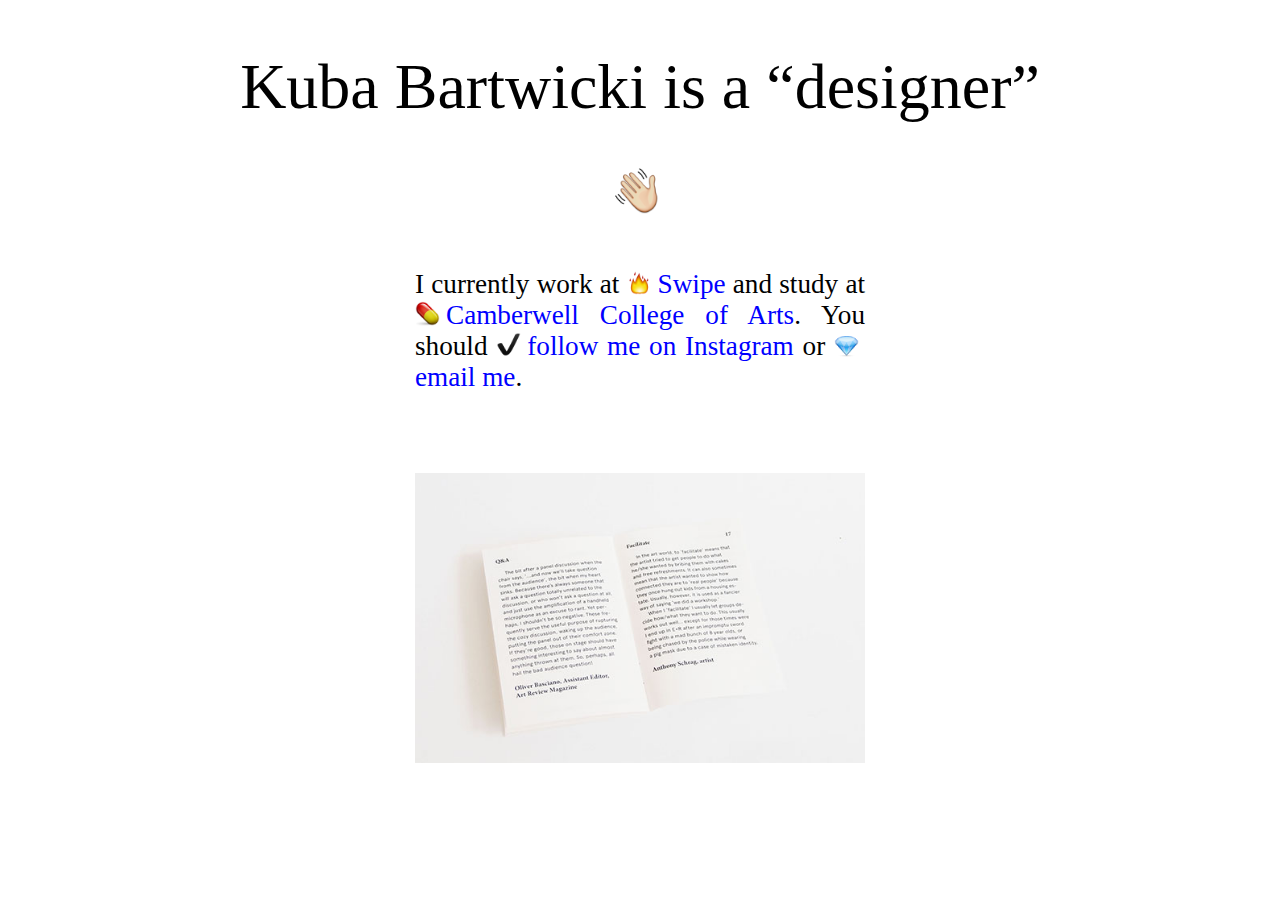
<file: index.html>
<!DOCTYPE html>
<html>
<head>
	<meta charset="utf-8">
	<title>Kuba Bartwicki is a “designer”</title>
	<meta name="viewport" content="width=device-width, initial-scale=1.0, maximum-scale=1.0, user-scalable=0"/>
	
	<link type="text/css" rel="stylesheet" href="http://fast.fonts.net/cssapi/22e67cd0-7325-48af-9e67-ef610ac6d065.css"/>
	<link rel="stylesheet" href="style.css"/>
</head>
<body class="work home">
	
	<main>
		<div class="wrapper">
		<h1>Kuba Bartwicki is a “designer”</h1>
		<h2><span class="emoji-center">:wave:</span> I currently work at :fire:<a href="http://swipe.to">Swipe</a> and study at :pill:<a href="http://www.arts.ac.uk/camberwell/">Camberwell College of Arts</a>. You should :heavy_check_mark:<a href="http://instagram.com/kubabartwicki">follow me on Instagram</a> or :gem:<a href="mailto:me@kubabartwicki.com">email me</a>.</h2></div>

	</main>

	<div class="wrapper work-list clearfix">

		<article class="work-item active">
			<ul>
				<li><a href="work/nunheadsculpturepark/"><img src="work/images/nunheadsculpturepark/1-thumb.jpg" alt="Nunhead Sculpture Park"/></a></li>
			</ul>
		</article>
		<article class="work-item">
			<ul>
				<li><a href="work/aposteraday/"><img src="work/images/aposteraday/1-thumb.png" alt="A Poster a Day"/></a></li>
			</ul>
		</article>
		<article class="work-item">
			<ul>
				<li><a href="work/artspeak/"><img src="work/images/artspeak/1-thumb.jpg" alt="A Glossary for Art-Speak"/></a></li>
			</ul>
		</article>
		<article class="work-item">
			<ul>
				<li><a href="memory/"><img src="work/images/memory/1-thumb.png" alt="Short Story Term Memory"/></a></li>
			</ul>
		</article>
		<article class="work-item">
			<ul>
				<li><a href="work/soulmetal/"><img src="work/images/soulmetal/1-thumb.png" alt="Soul Metal"/></a></li>
			</ul>
		</article>
		<article class="work-item">
			<ul>
				<li><a href="work/consistently/"><img src="work/images/consistently/1-thumb.jpg" alt="Consistently"/></a></li>
			</ul>
		</article>
		<article class="work-item">
			<ul>
				<li><a href="work/equaliser/"><img src="work/images/equaliser/2-thumb.png" alt="Equaliser"/></a></li>
			</ul>
		</article>
		<article class="work-item">
			<ul>
				<li><a href="work/swipe/"><img src="work/images/swipe/1-thumb.png" alt="Swipe"/></a></li>
			</ul>
		</article>
		<article class="work-item">
			<ul>
				<li><a href="takemehome/"><img src="work/images/takemehome/1.jpg" alt="Take Me Home"/></a></li>
			</ul>
		</article>
		<article class="work-item">
			<ul>
				<li><a href="work/sheltersscreenstents/"><img src="work/images/sheltersscreenstents/1-thumb.jpg" alt="Shelters, Screens & Tents"/></a></li>
			</ul>
		</article>
		<article class="work-item">
			<ul>
				<li><a href="work/beyond26/"><img src="work/images/beyond26/1-thumb.png" alt="beyond26"/></a></li>
			</ul>
		</article>
		<article class="work-item">
			<ul>
				<li><a href="http://youtu.be/82fJ58jN6M0"><img src="work/images/contagion/1-thumb.jpg" alt="Contagion"/></a></li>
			</ul>
		</article>
		<article class="work-item">
			<ul>
				<li><a href="work/foundobject/"><img src="work/images/foundobject1/4-thumb.jpg" alt="Found Object"/></a></li>
			</ul>
		</article>
		
		<article class="work-item">
			<ul>
				<li><a href="work/iu/"><img src="work/images/iu/iu-logo.png" alt="Independents United"/></a></li>
			</ul>
		</article>	
	</div>

<script src="http://code.jquery.com/jquery-2.1.1.min.js"></script>
<script src="js/emojify.js"></script>
<script src="js/site.js"></script>
<script type="text/javascript">

  var _gaq = _gaq || [];
  _gaq.push(['_setAccount', 'UA-28415989-1']);
  _gaq.push(['_trackPageview']);

  (function() {
    var ga = document.createElement('script'); ga.type = 'text/javascript'; ga.async = true;
    ga.src = ('https:' == document.location.protocol ? 'https://ssl' : 'http://www') + '.google-analytics.com/ga.js';
    var s = document.getElementsByTagName('script')[0]; s.parentNode.insertBefore(ga, s);
  })();

</script>
</body>
</html>
</file>
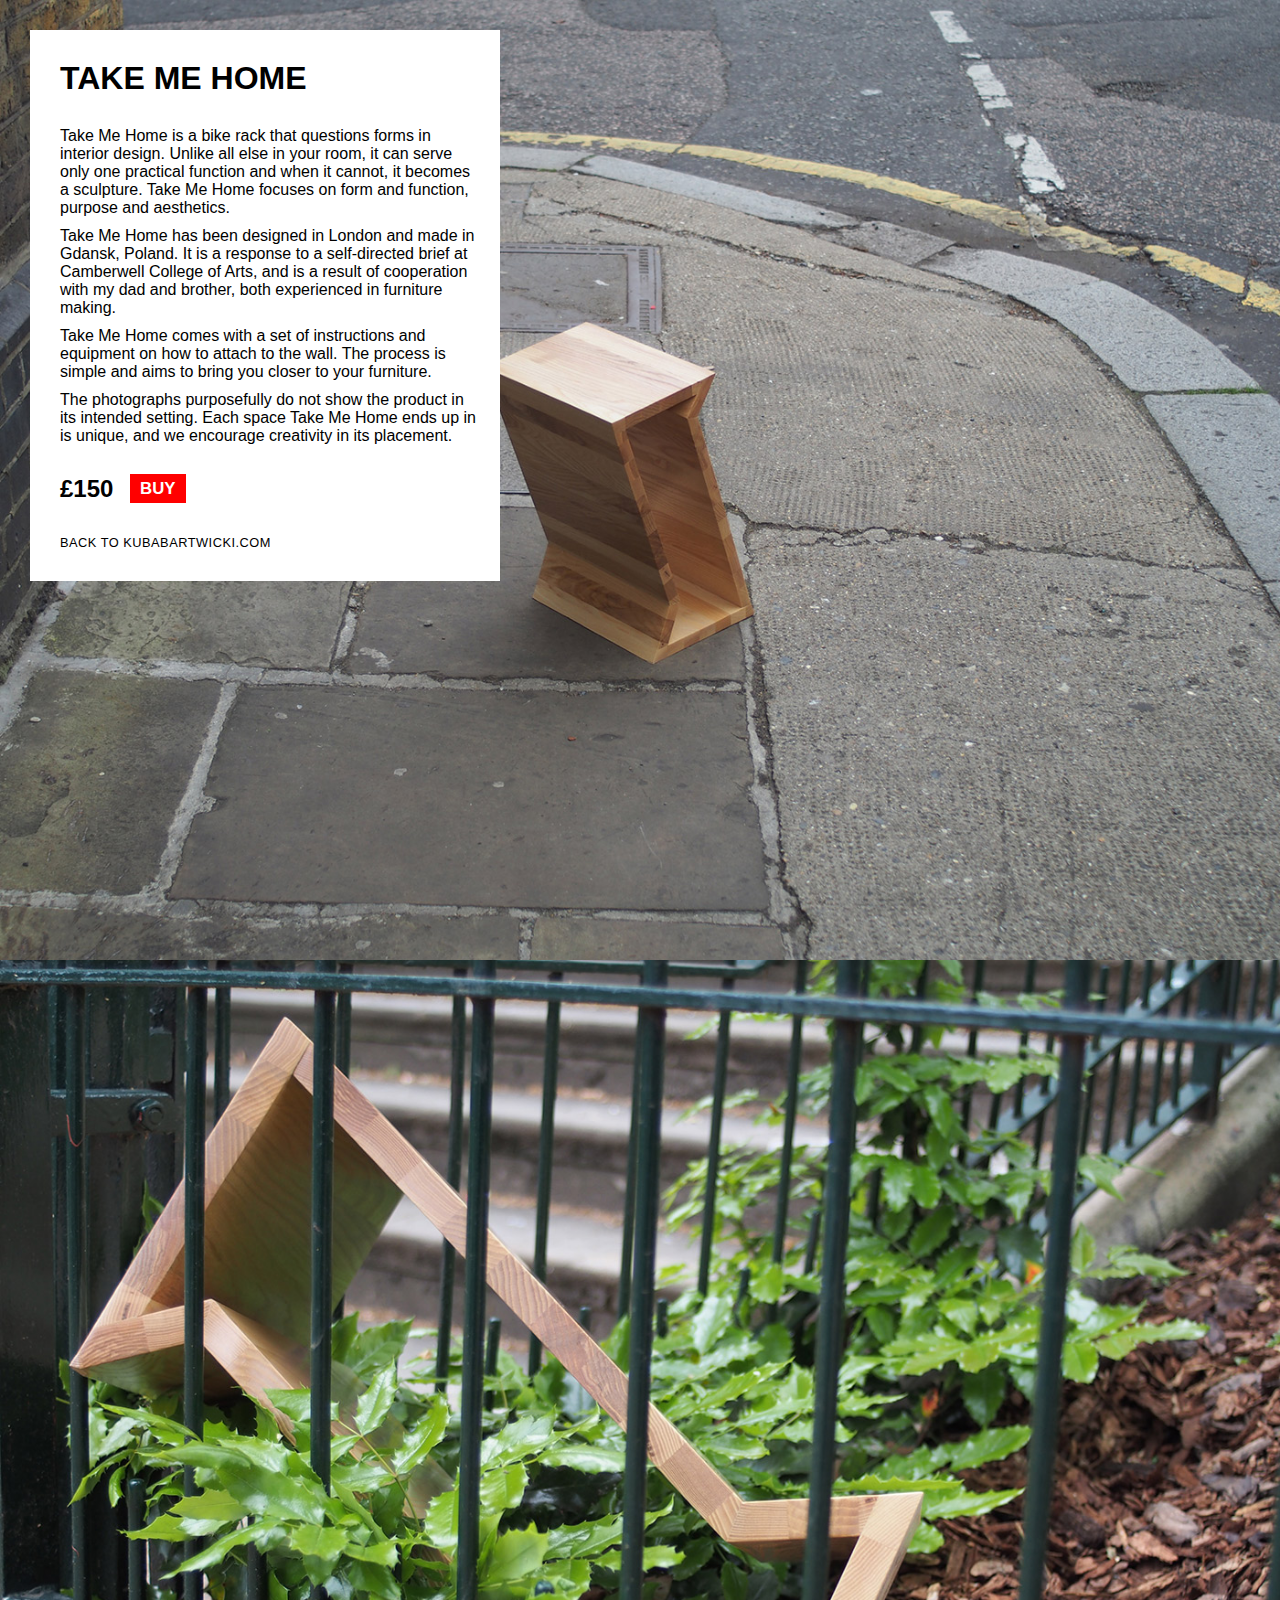
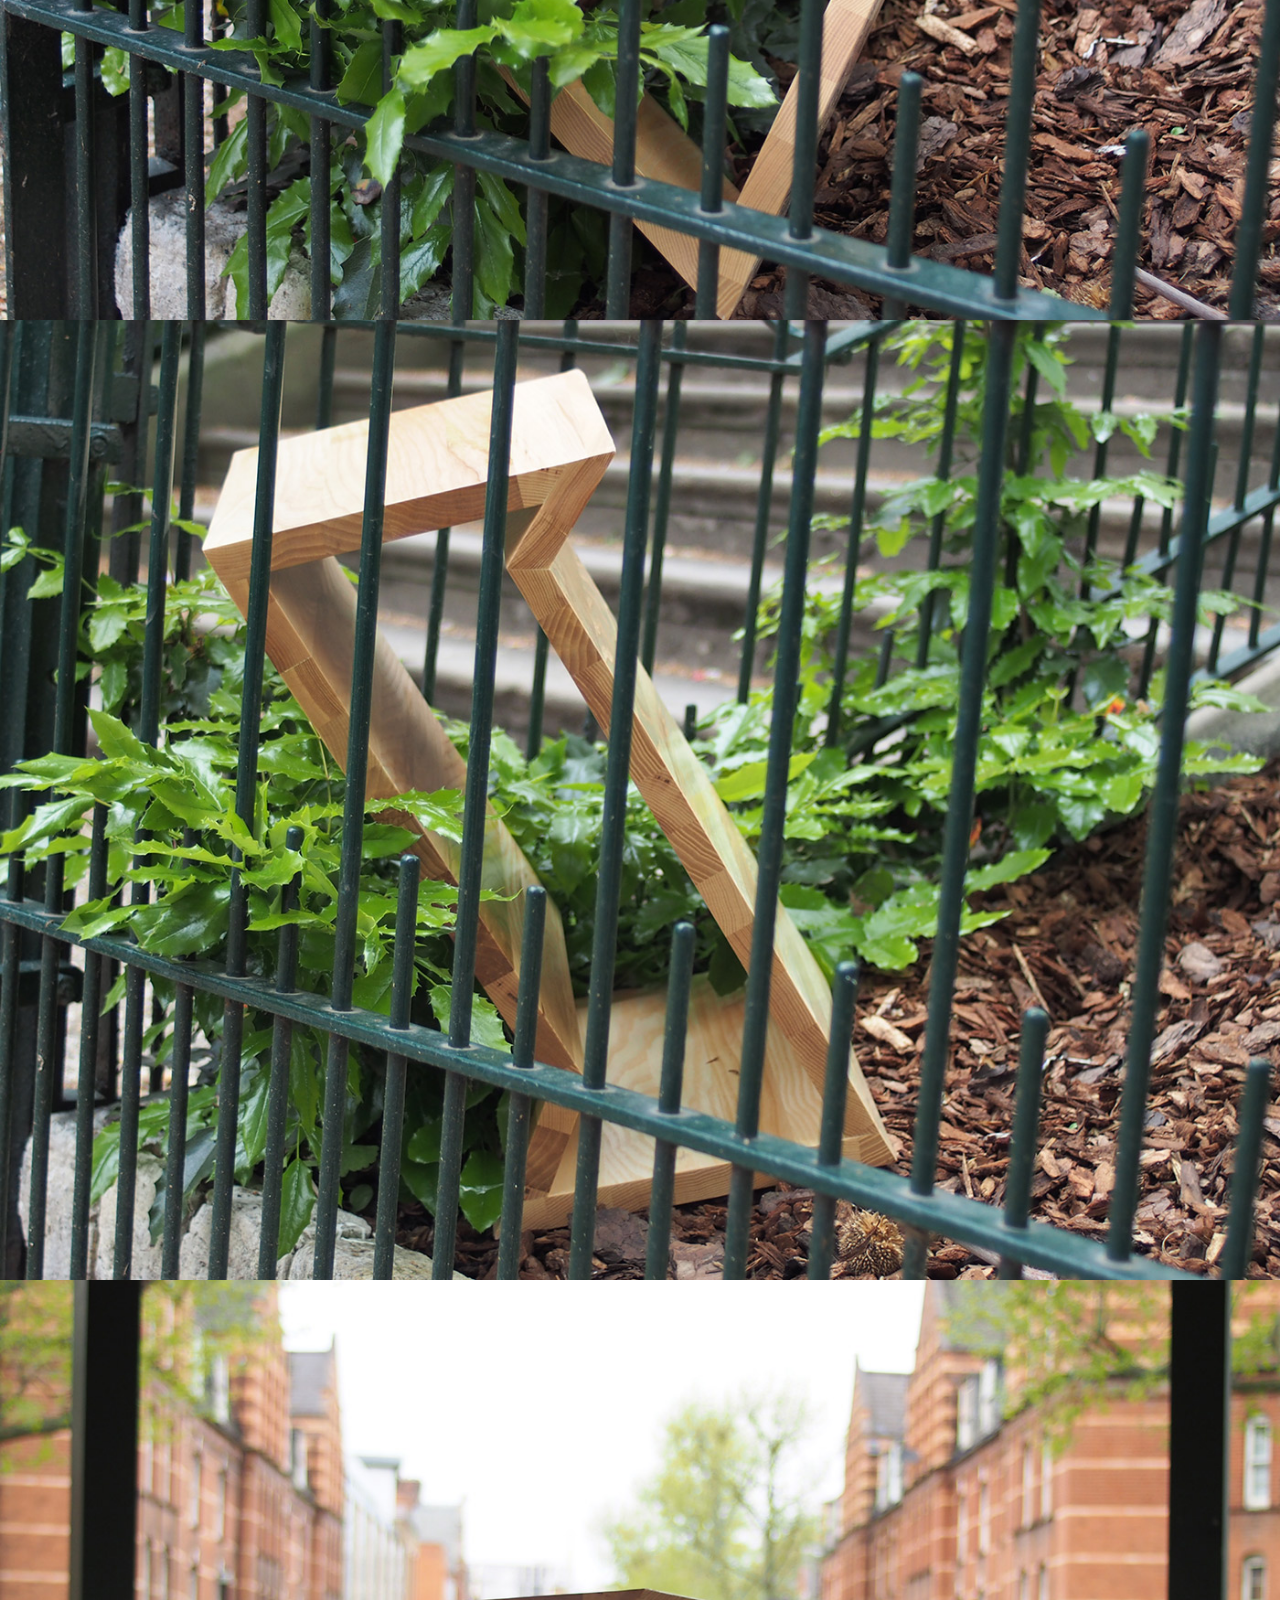
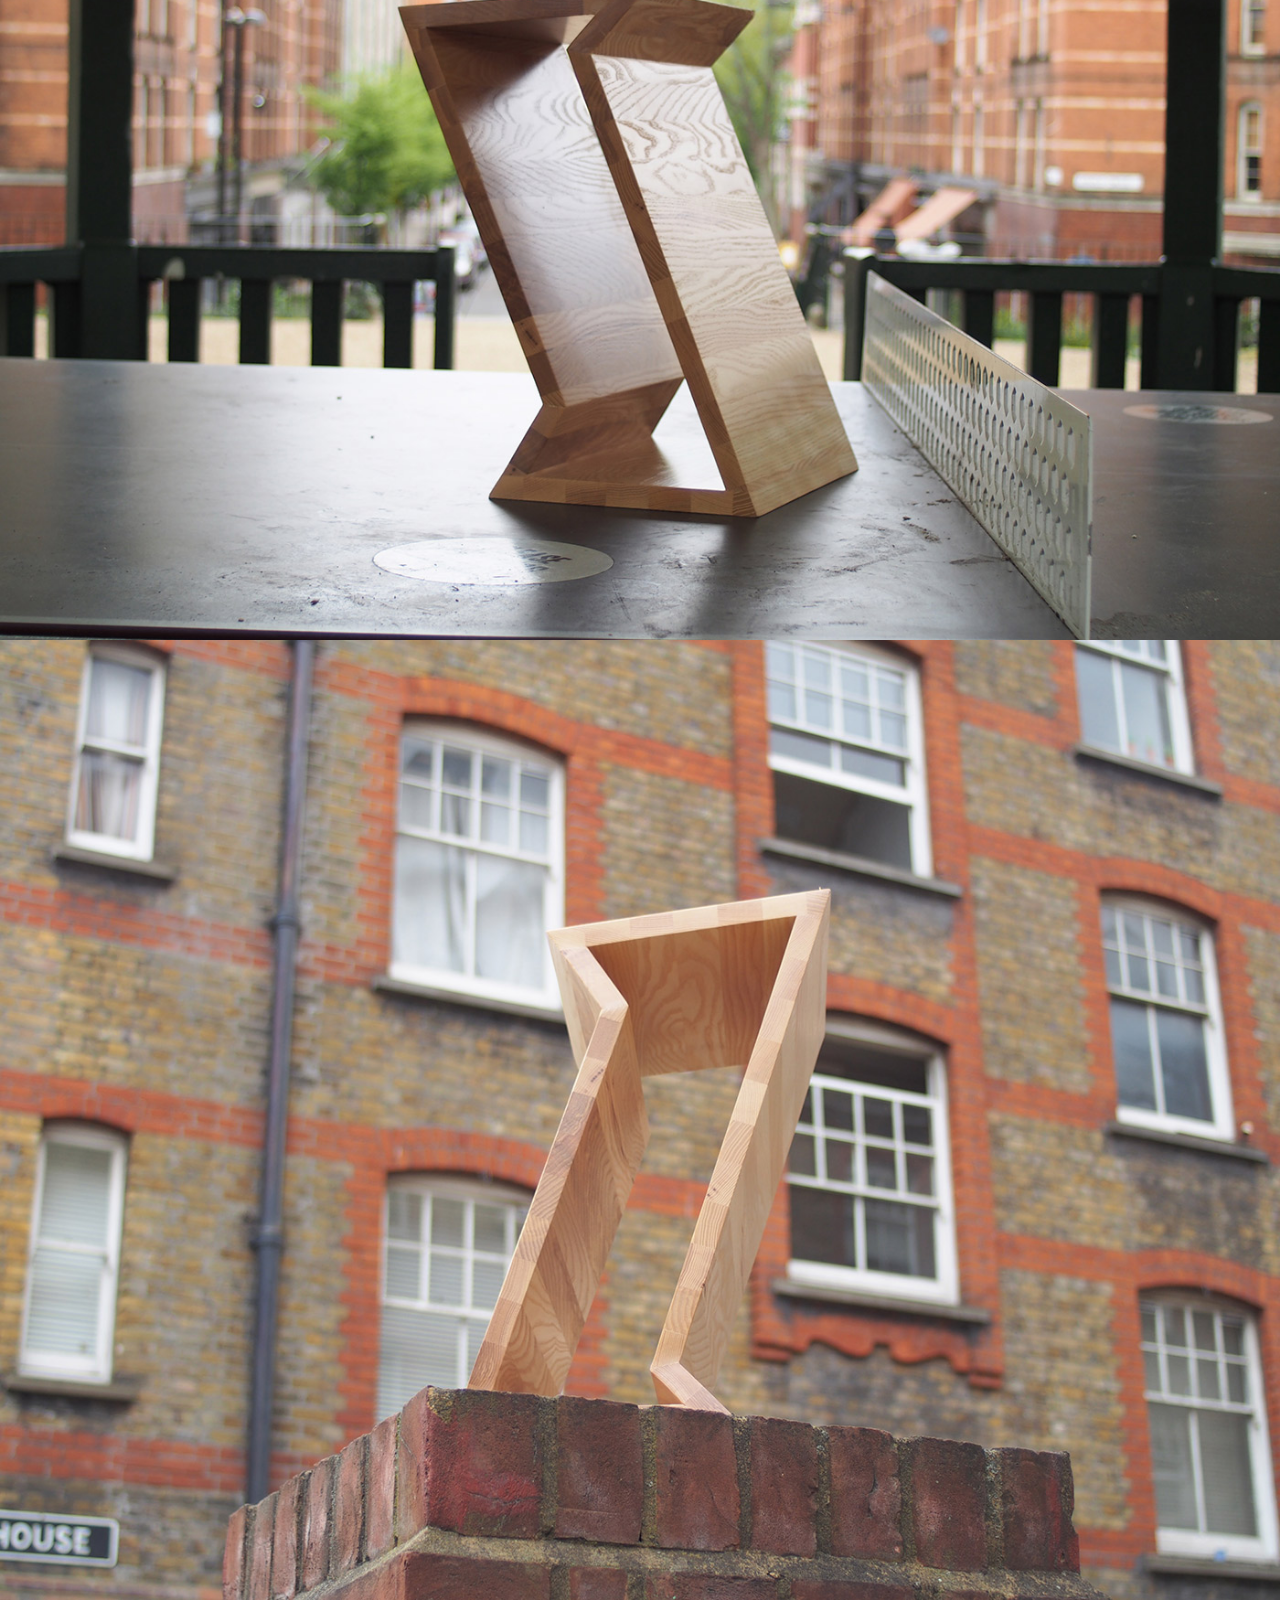
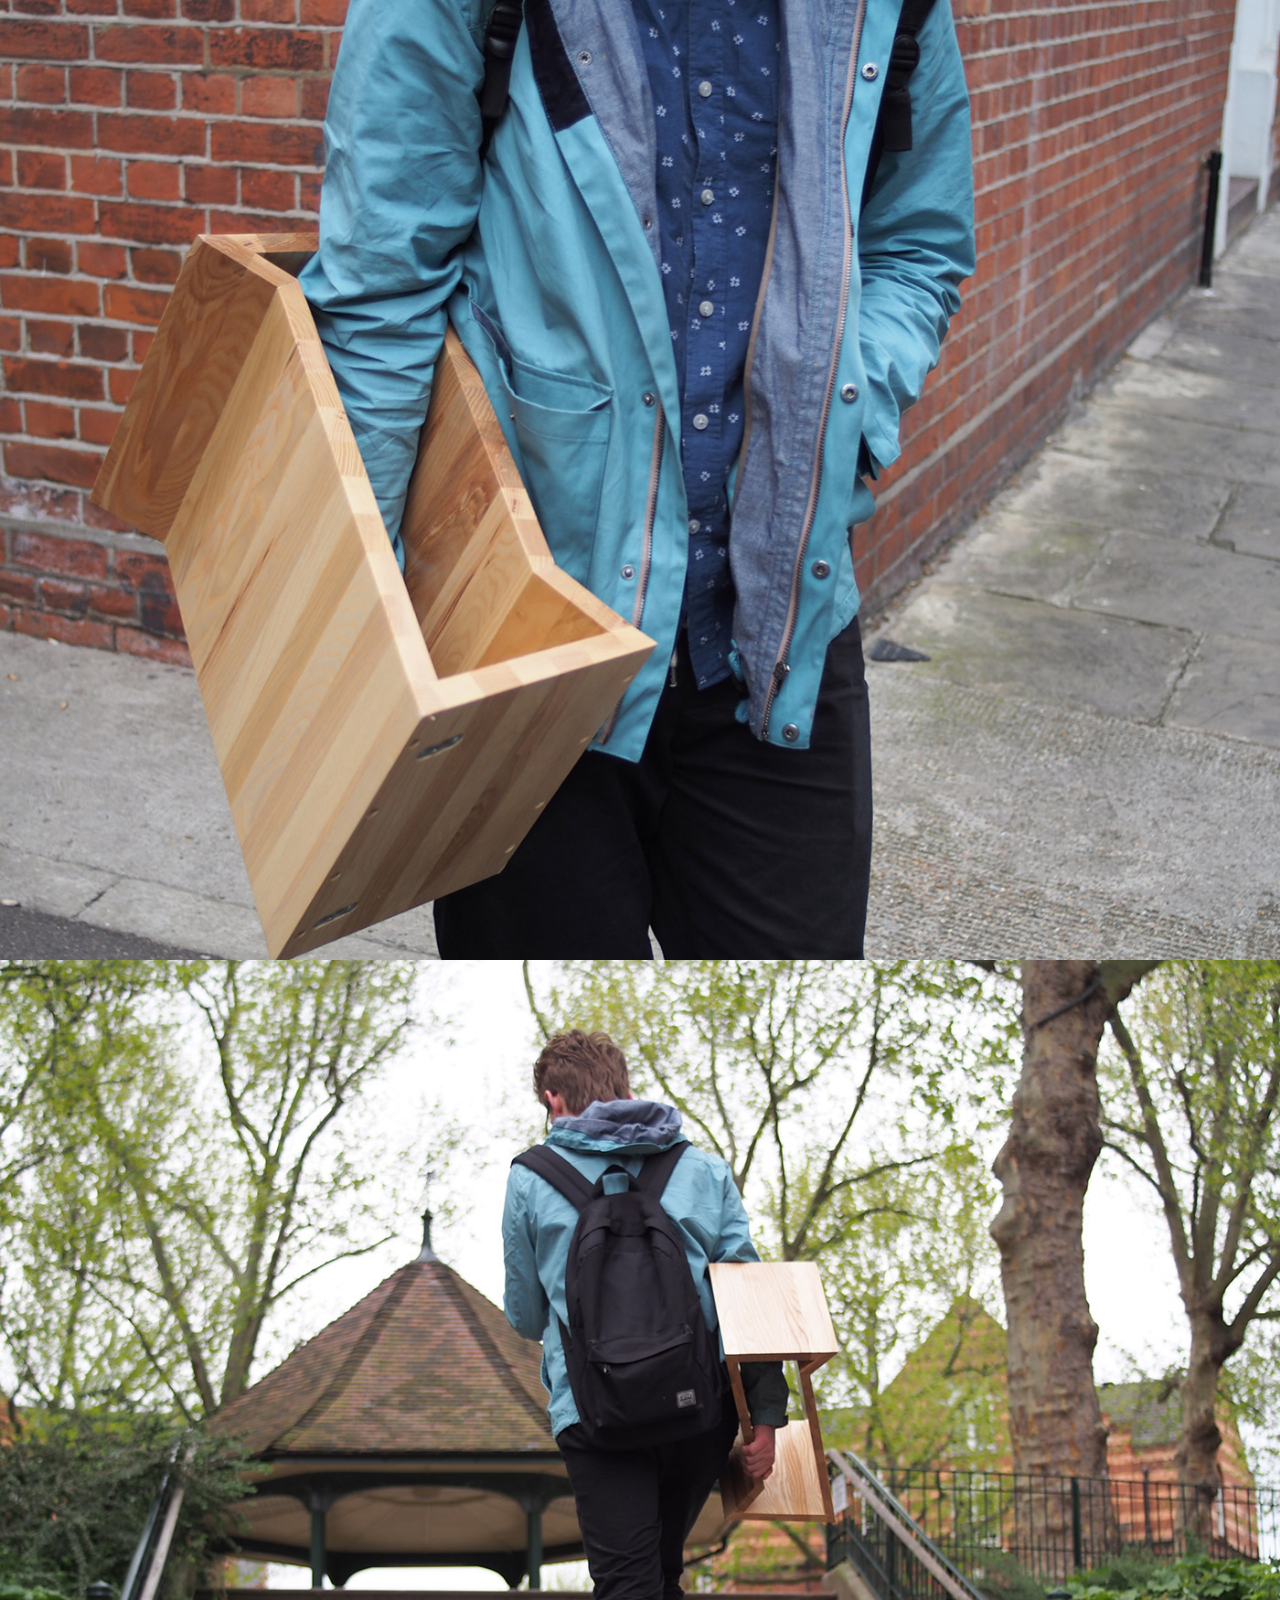
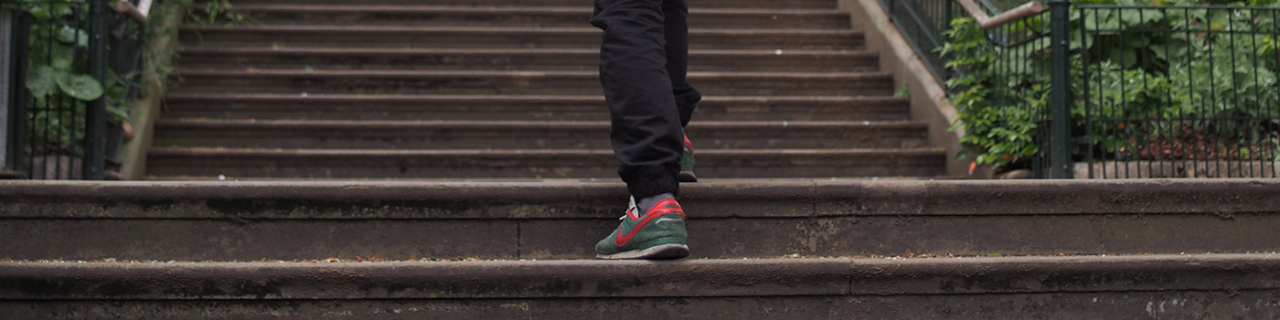
<file: takemehome/index.html>
<!DOCTYPE html>
<html>
<head>
	<meta charset="utf-8">
	<title>Take Me Home</title>
	<meta name="viewport" content="width=device-width, initial-scale=1.0, maximum-scale=1.0, user-scalable=0"/>
	<link rel="stylesheet" href="style.css"/>
</head>
<body>
	<div class="wrapper">
		<article>
			<img src="images/1.jpg" alt="Take Me Home"/>
			<section>
			<h1>Take Me Home</h1>
			<p>Take Me Home is a bike rack that questions 
			forms in interior design. Unlike all else in your room, it can serve only one practical function and when it cannot, it becomes a sculpture. Take Me Home focuses on form and function, purpose and aesthetics.</p>
			<p>Take Me Home has been designed in London and made in Gdansk, Poland. It is a response to a self-directed brief at Camberwell College of Arts, and is a result of cooperation with my dad and brother, both experienced in furniture making.</p>
			<p>Take Me Home comes with a set of instructions and equipment on how to attach to the wall. The process is simple and aims to bring you closer to your furniture.</p> 
			<p>The photographs purposefully do not show the product in its intended setting. Each space Take Me Home ends up in is unique, and we encourage creativity in its placement.</p>
			<h2>£150 <a href="mailto:me@kubabartwicki.com?subject=Take Me Home">Buy</a></h2>
			<p class="back"><a href="http://kubabartwicki.com">Back to kubabartwicki.com</a></p>
			</section>
			<img src="images/2.jpg" alt="Take Me Home"/>
			<img src="images/3.jpg" alt="Take Me Home"/>
			<img src="images/4.jpg" alt="Take Me Home"/>
			<img src="images/5.jpg" alt="Take Me Home"/>
			<img src="images/8.jpg" alt="Take Me Home"/>
			<img src="images/7.jpg" alt="Take Me Home"/>
		</article>
	</div>
	</div>

<script type="text/javascript">

  var _gaq = _gaq || [];
  _gaq.push(['_setAccount', 'UA-28415989-1']);
  _gaq.push(['_trackPageview']);

  (function() {
    var ga = document.createElement('script'); ga.type = 'text/javascript'; ga.async = true;
    ga.src = ('https:' == document.location.protocol ? 'https://ssl' : 'http://www') + '.google-analytics.com/ga.js';
    var s = document.getElementsByTagName('script')[0]; s.parentNode.insertBefore(ga, s);
  })();

</script>
</body>
</html>
</file>
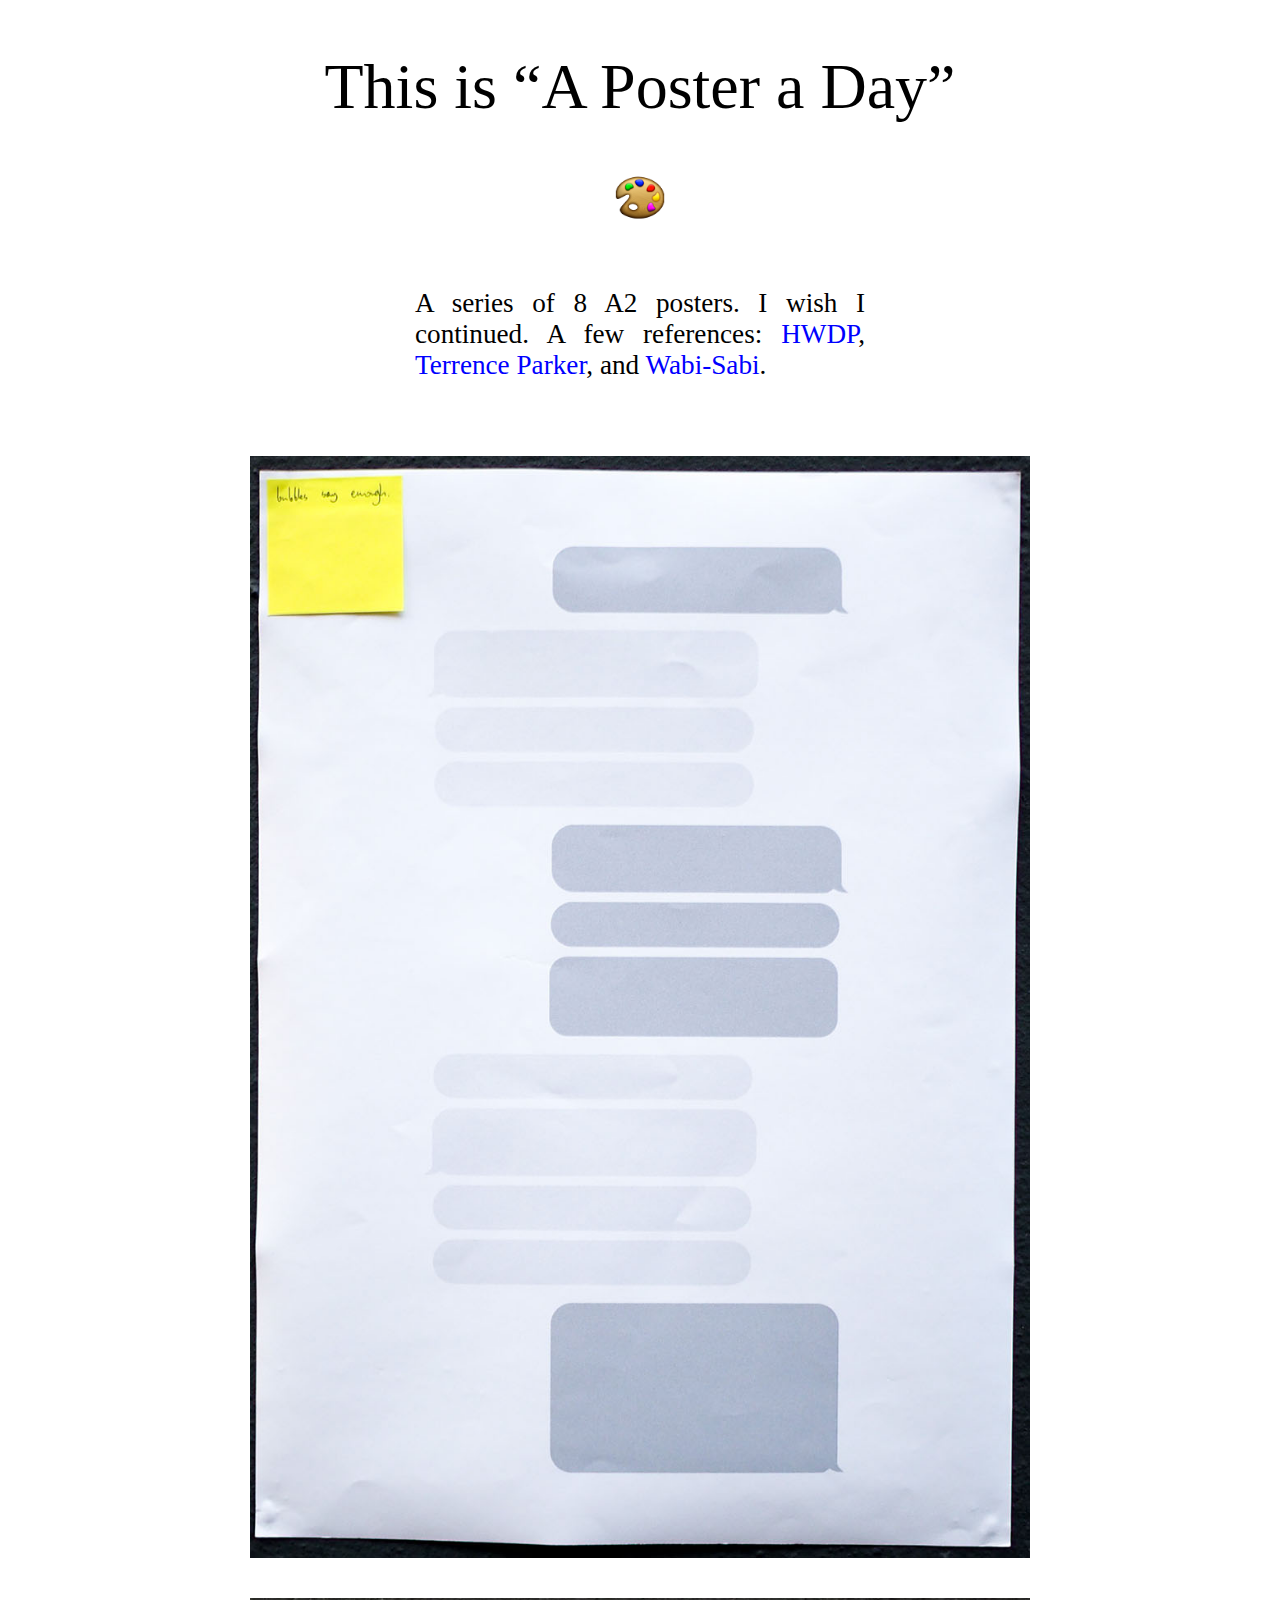
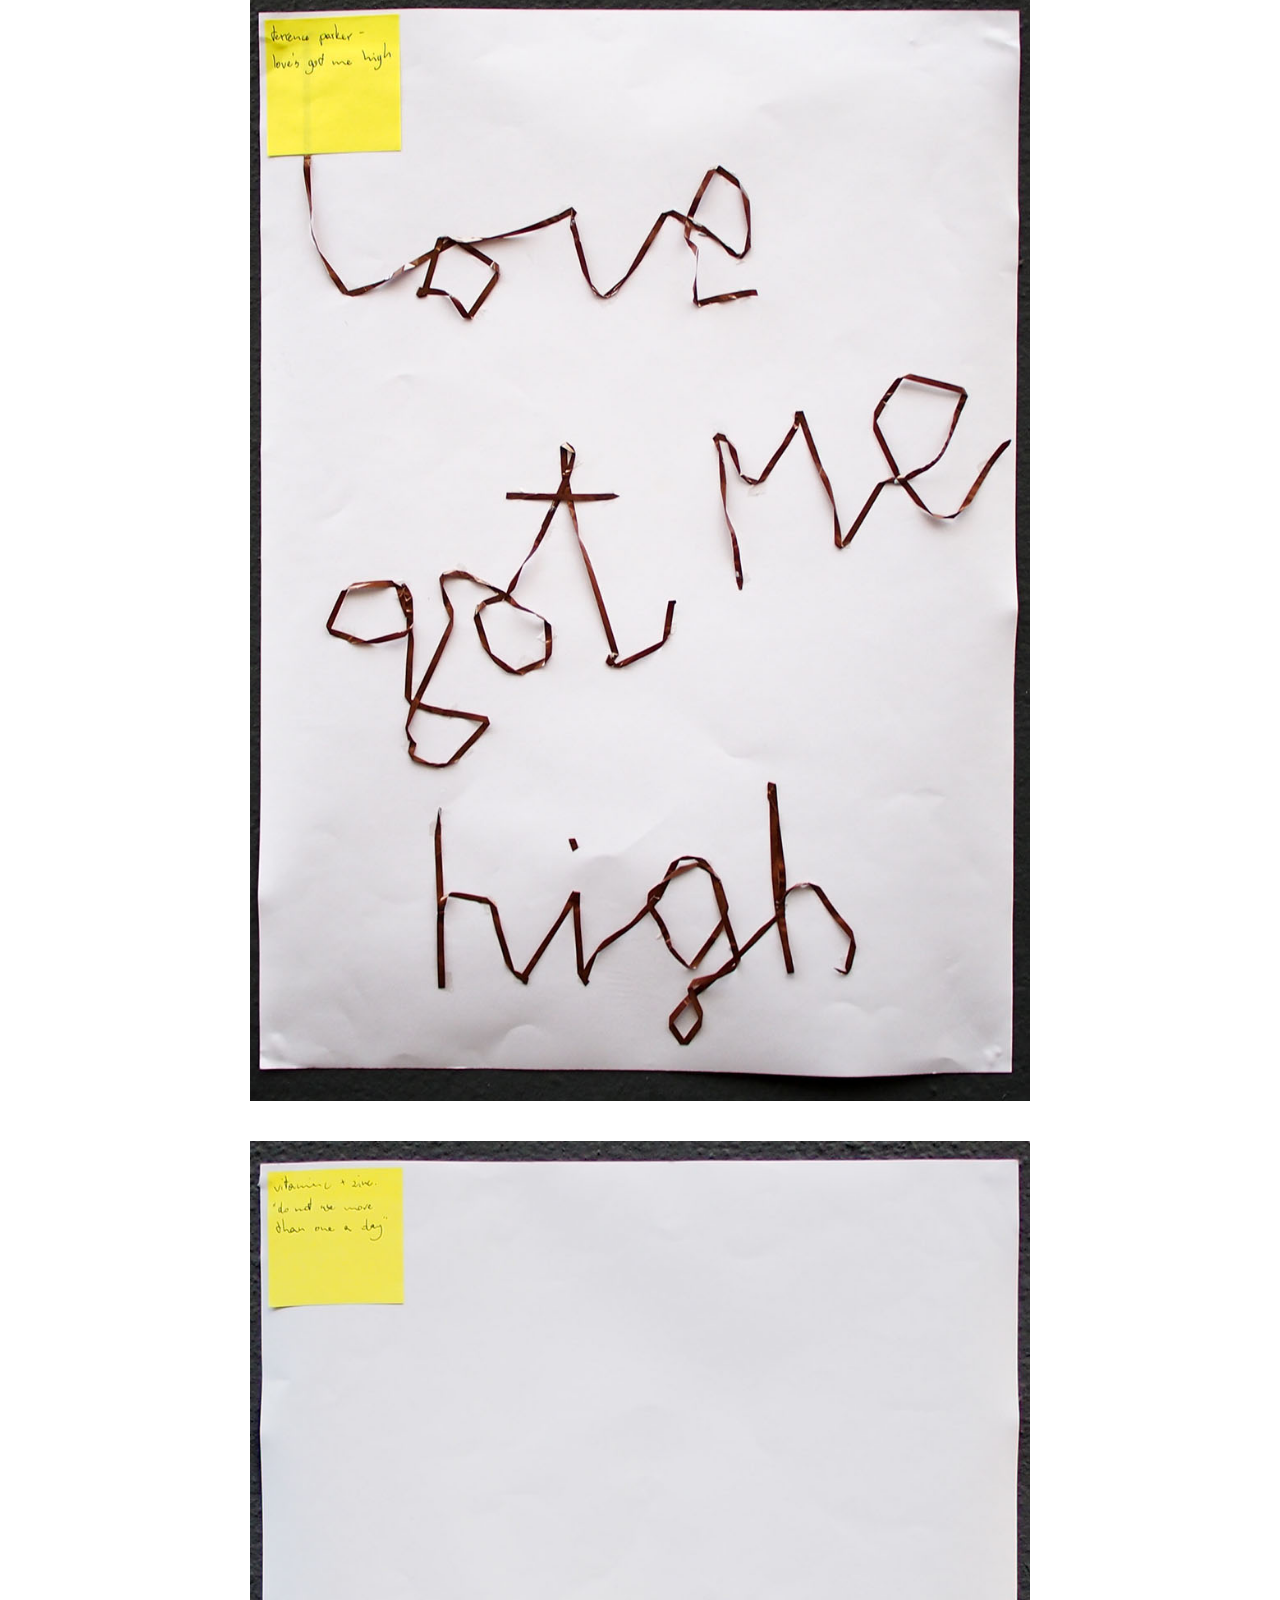
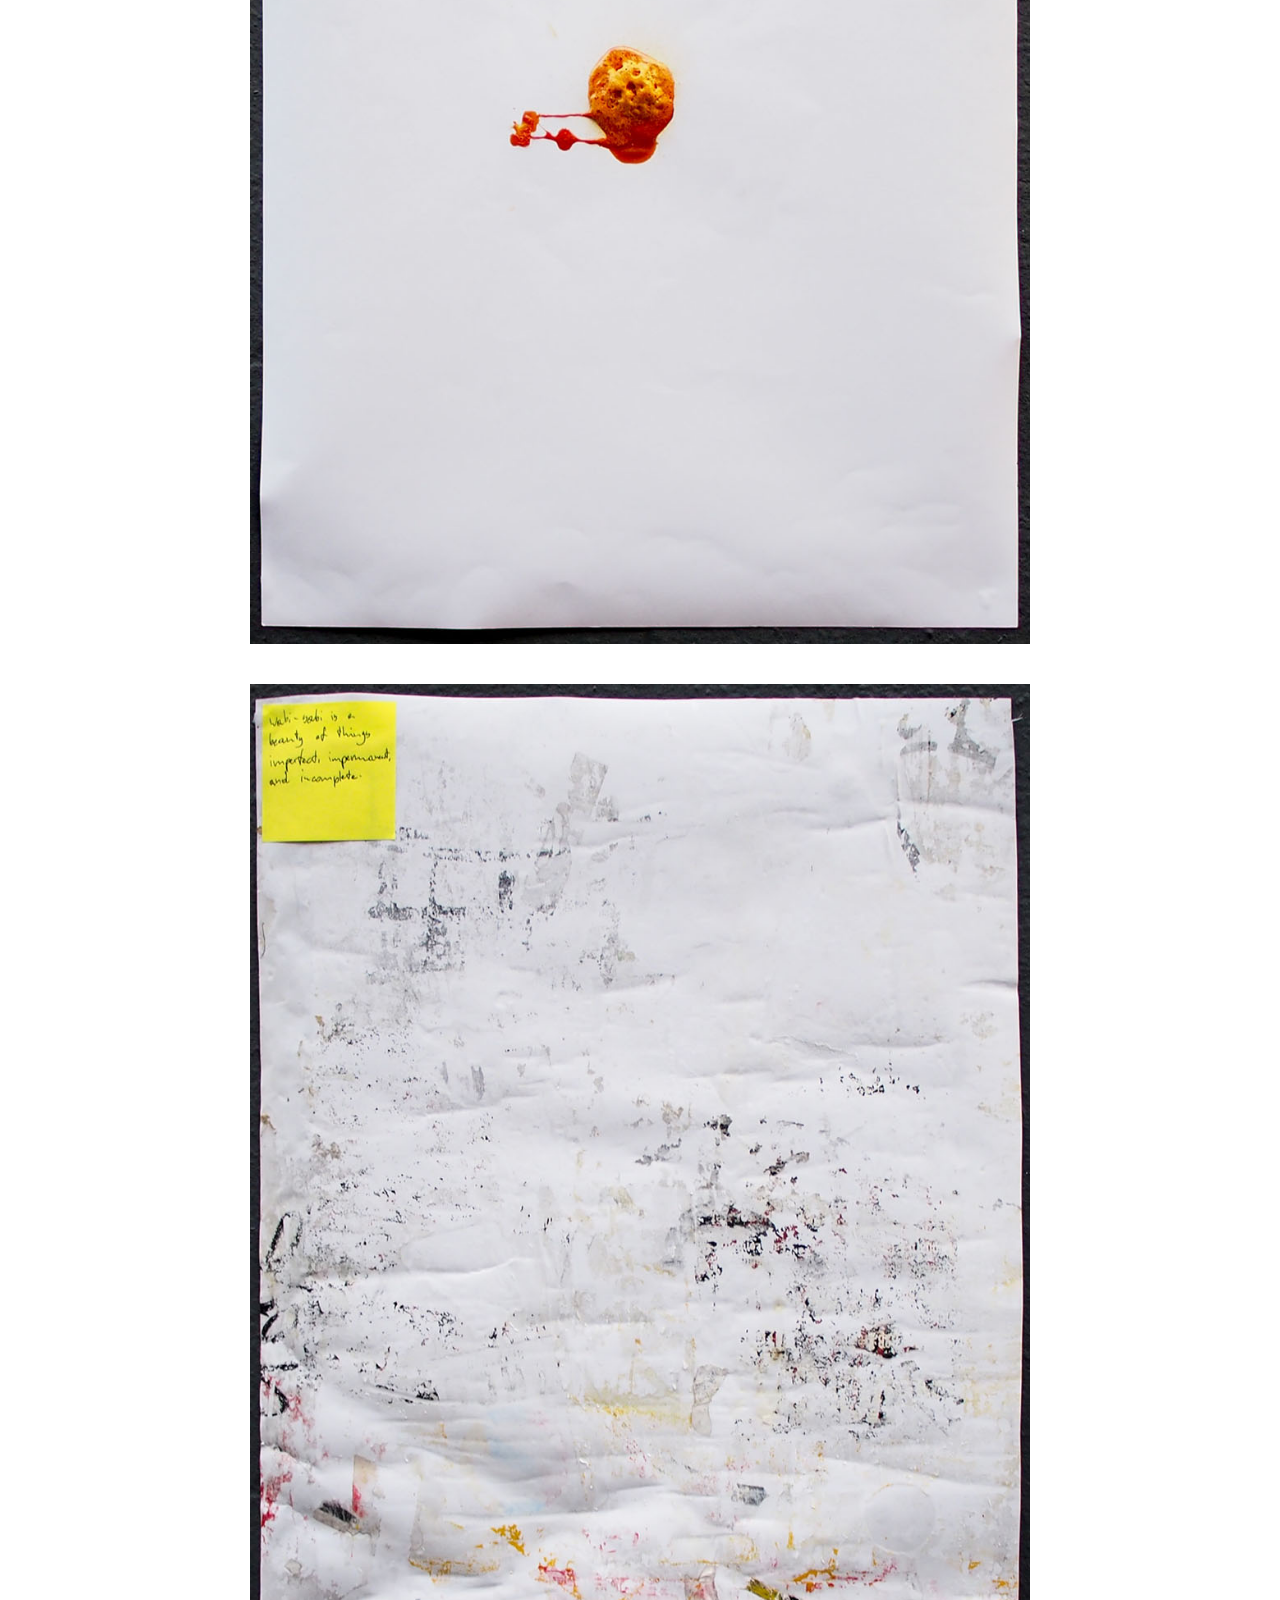
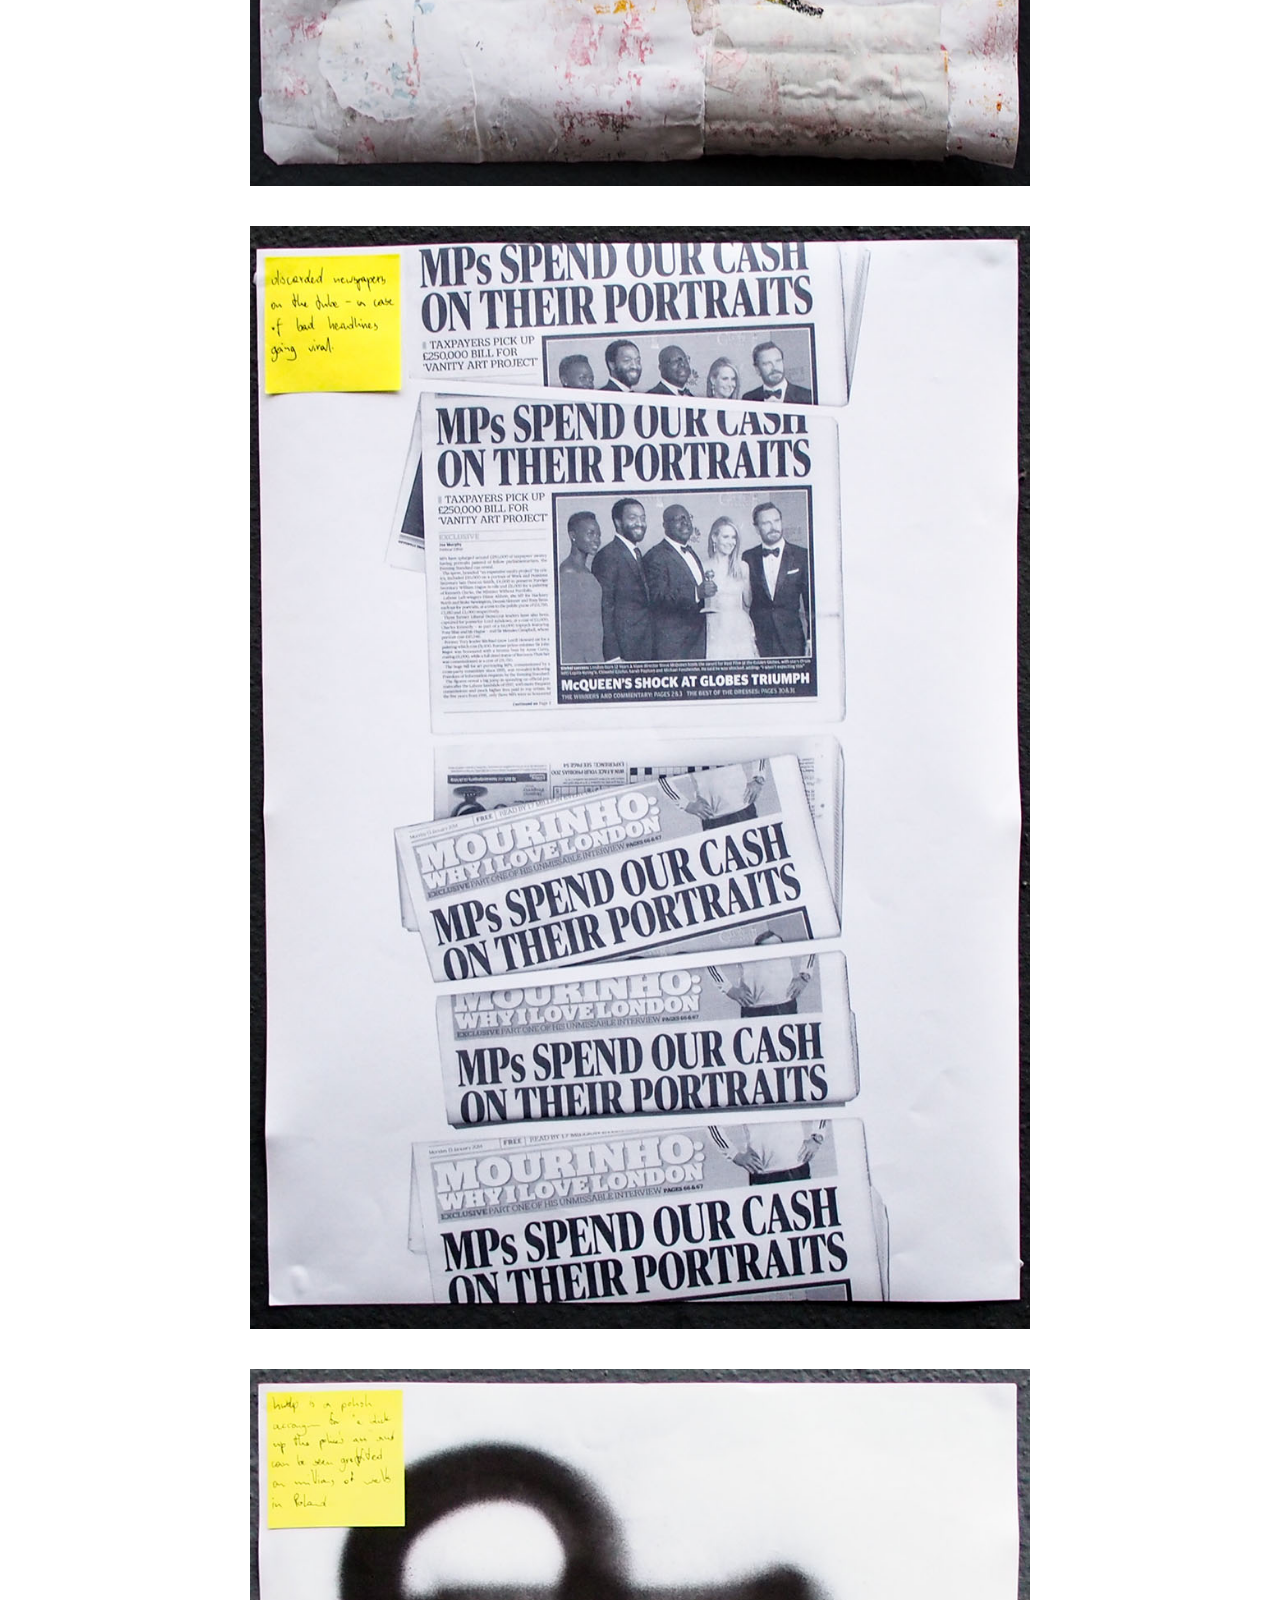
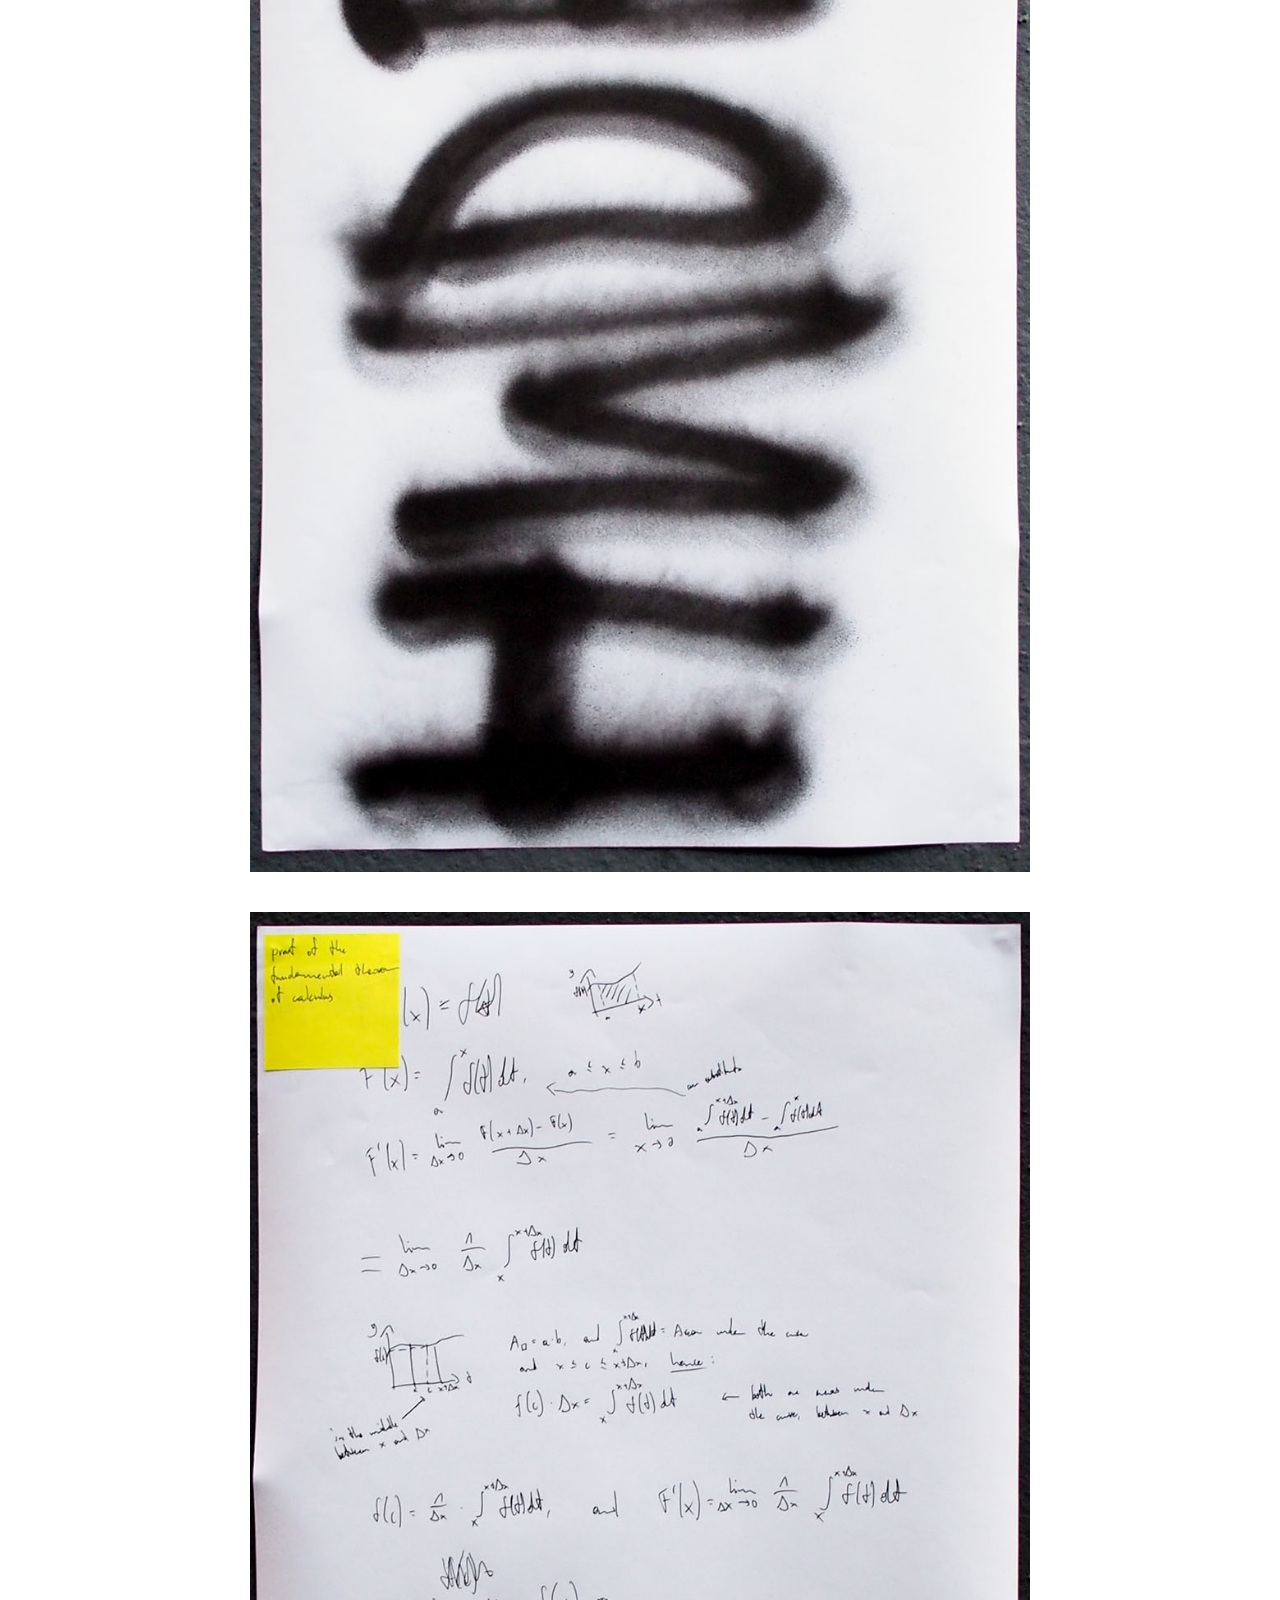
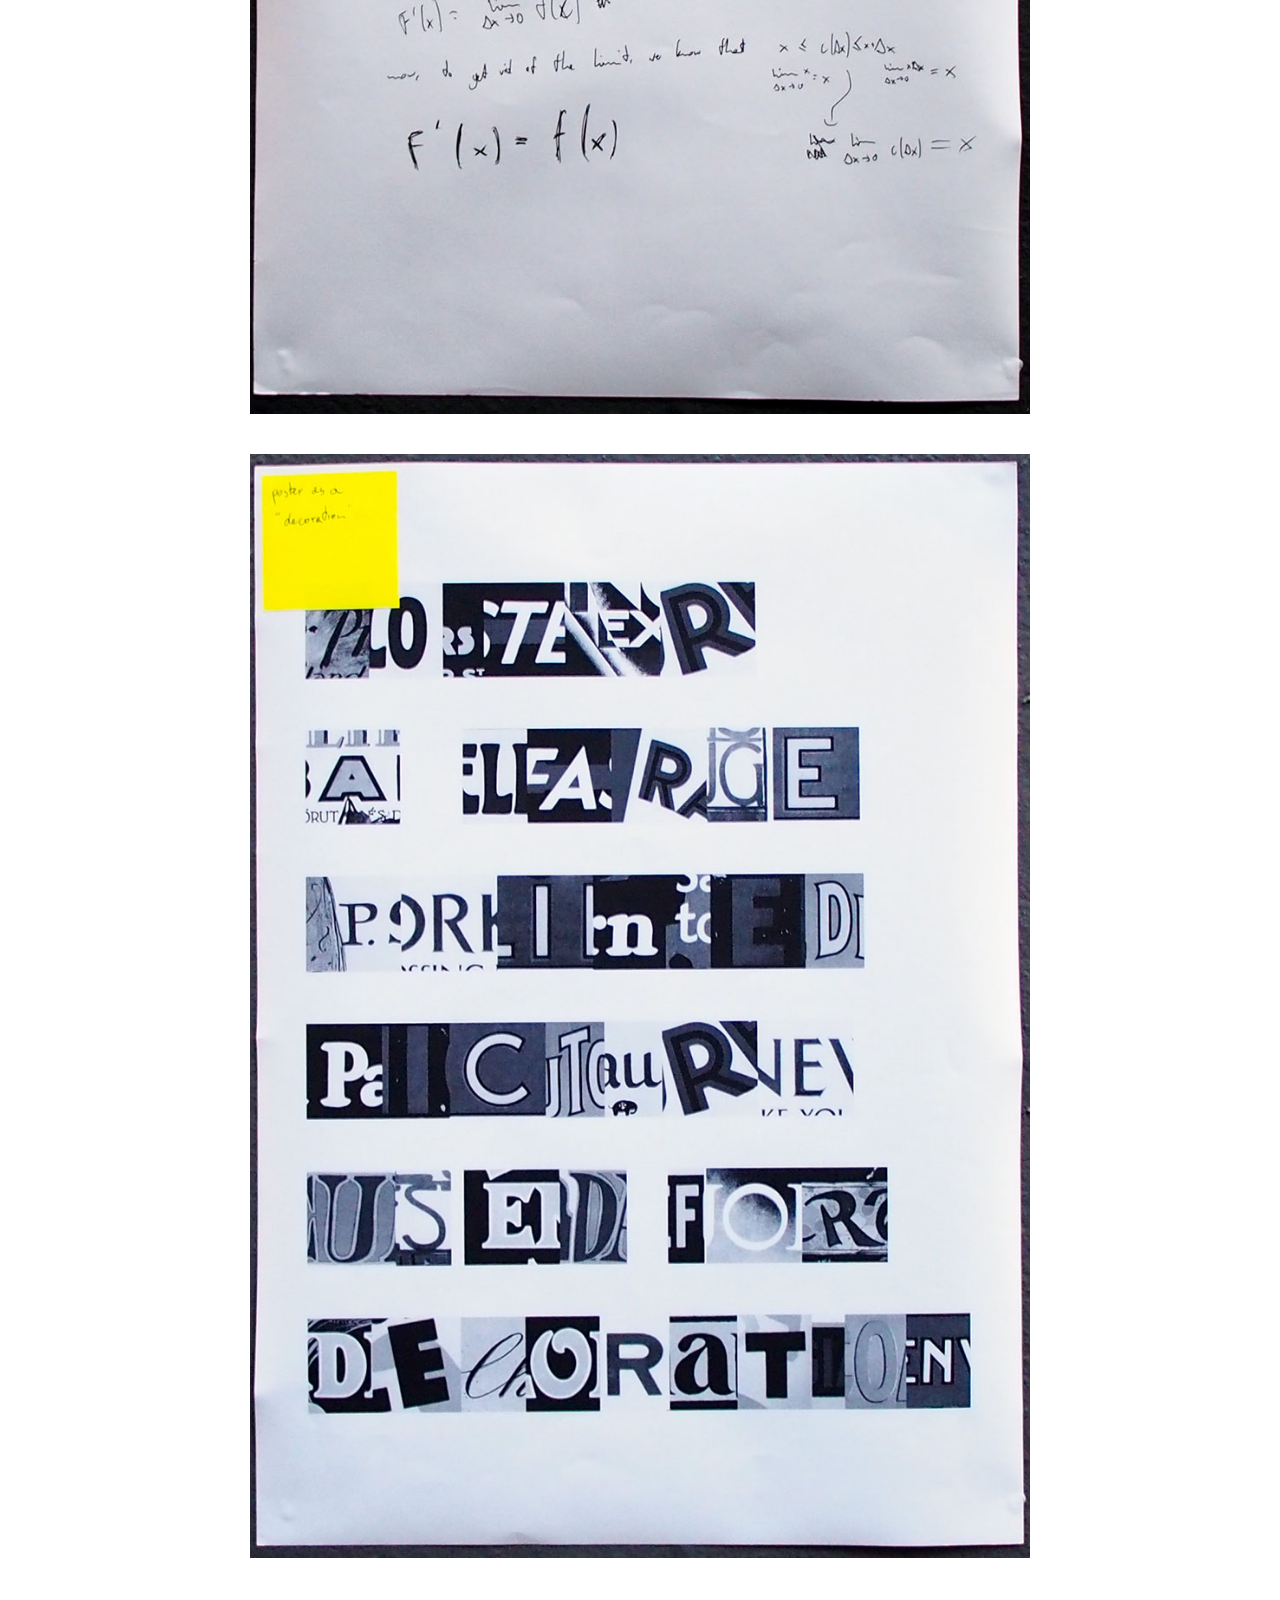
<file: work/aposteraday/index.html>
<!DOCTYPE html>
<html>
<head>
	<meta charset="utf-8">
	<title>This is “A Poster a Day”</title>
	<meta name="viewport" content="width=device-width, initial-scale=1.0, maximum-scale=1.0, user-scalable=0"/>
	
	<link type="text/css" rel="stylesheet" href="http://fast.fonts.net/cssapi/22e67cd0-7325-48af-9e67-ef610ac6d065.css"/>
	<link rel="stylesheet" href="../../style.css"/>
</head>
<body class="project">
	<main>
		<div class="wrapper">
		<h1><a href="../../">This is “A Poster a Day”</a></h1>
		</div>
	</main>
	<ul class="project-items">
	<div class="wrapper">
		<span class="emoji-center">:art:</span>
		<li class="project-intro">

			<p>A series of 8 A2 posters. I wish I continued. A few references: <a href="http://lmgtfy.com/?q=hwdp">HWDP</a>, <a href="https://www.youtube.com/watch?v=gYtjKz0Sy6M">Terrence Parker</a>, and <a href="http://www.amazon.co.uk/Wabi-sabi-Artists-Designers-Poets/dp/0981484603">Wabi-Sabi</a>.</p>
		</li>
		<li><img src="../images/aposteraday/1.jpg"/></li>
		<li><img src="../images/aposteraday/2.jpg"/></li>
		<li><img src="../images/aposteraday/3.jpg"/></li>
		<li><img src="../images/aposteraday/4.jpg"/></li>
		<li><img src="../images/aposteraday/5.jpg"/></li>
		<li><img src="../images/aposteraday/6.jpg"/></li>
		<li><img src="../images/aposteraday/7.jpg"/></li>
		<li><img src="../images/aposteraday/8.jpg"/></li>
	</div>
	</ul>

<script src="http://code.jquery.com/jquery-2.1.1.min.js"></script>
<script src="../../js/emojify.js"></script>
<script src="../../js/site.js"></script>
<script type="text/javascript">

  var _gaq = _gaq || [];
  _gaq.push(['_setAccount', 'UA-28415989-1']);
  _gaq.push(['_trackPageview']);

  (function() {
    var ga = document.createElement('script'); ga.type = 'text/javascript'; ga.async = true;
    ga.src = ('https:' == document.location.protocol ? 'https://ssl' : 'http://www') + '.google-analytics.com/ga.js';
    var s = document.getElementsByTagName('script')[0]; s.parentNode.insertBefore(ga, s);
  })();

</script>
</body>
</html>
</file>
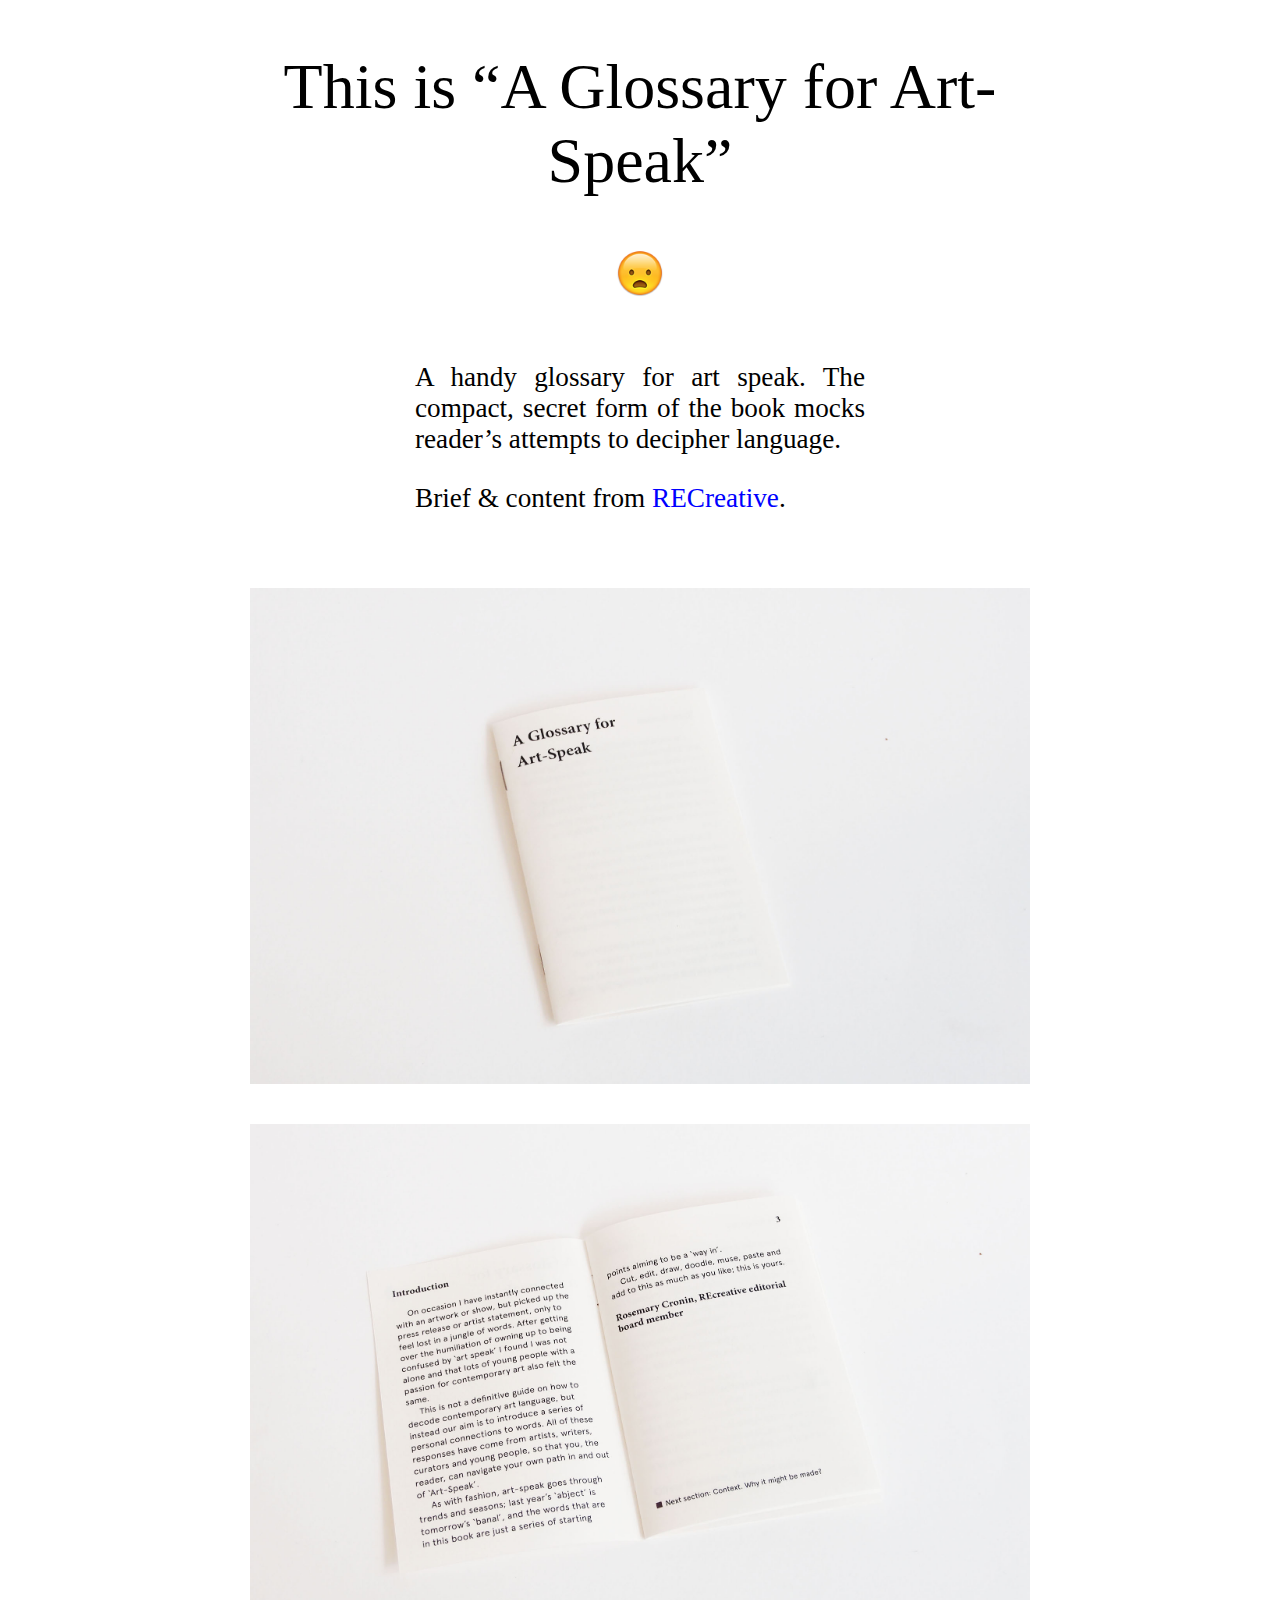
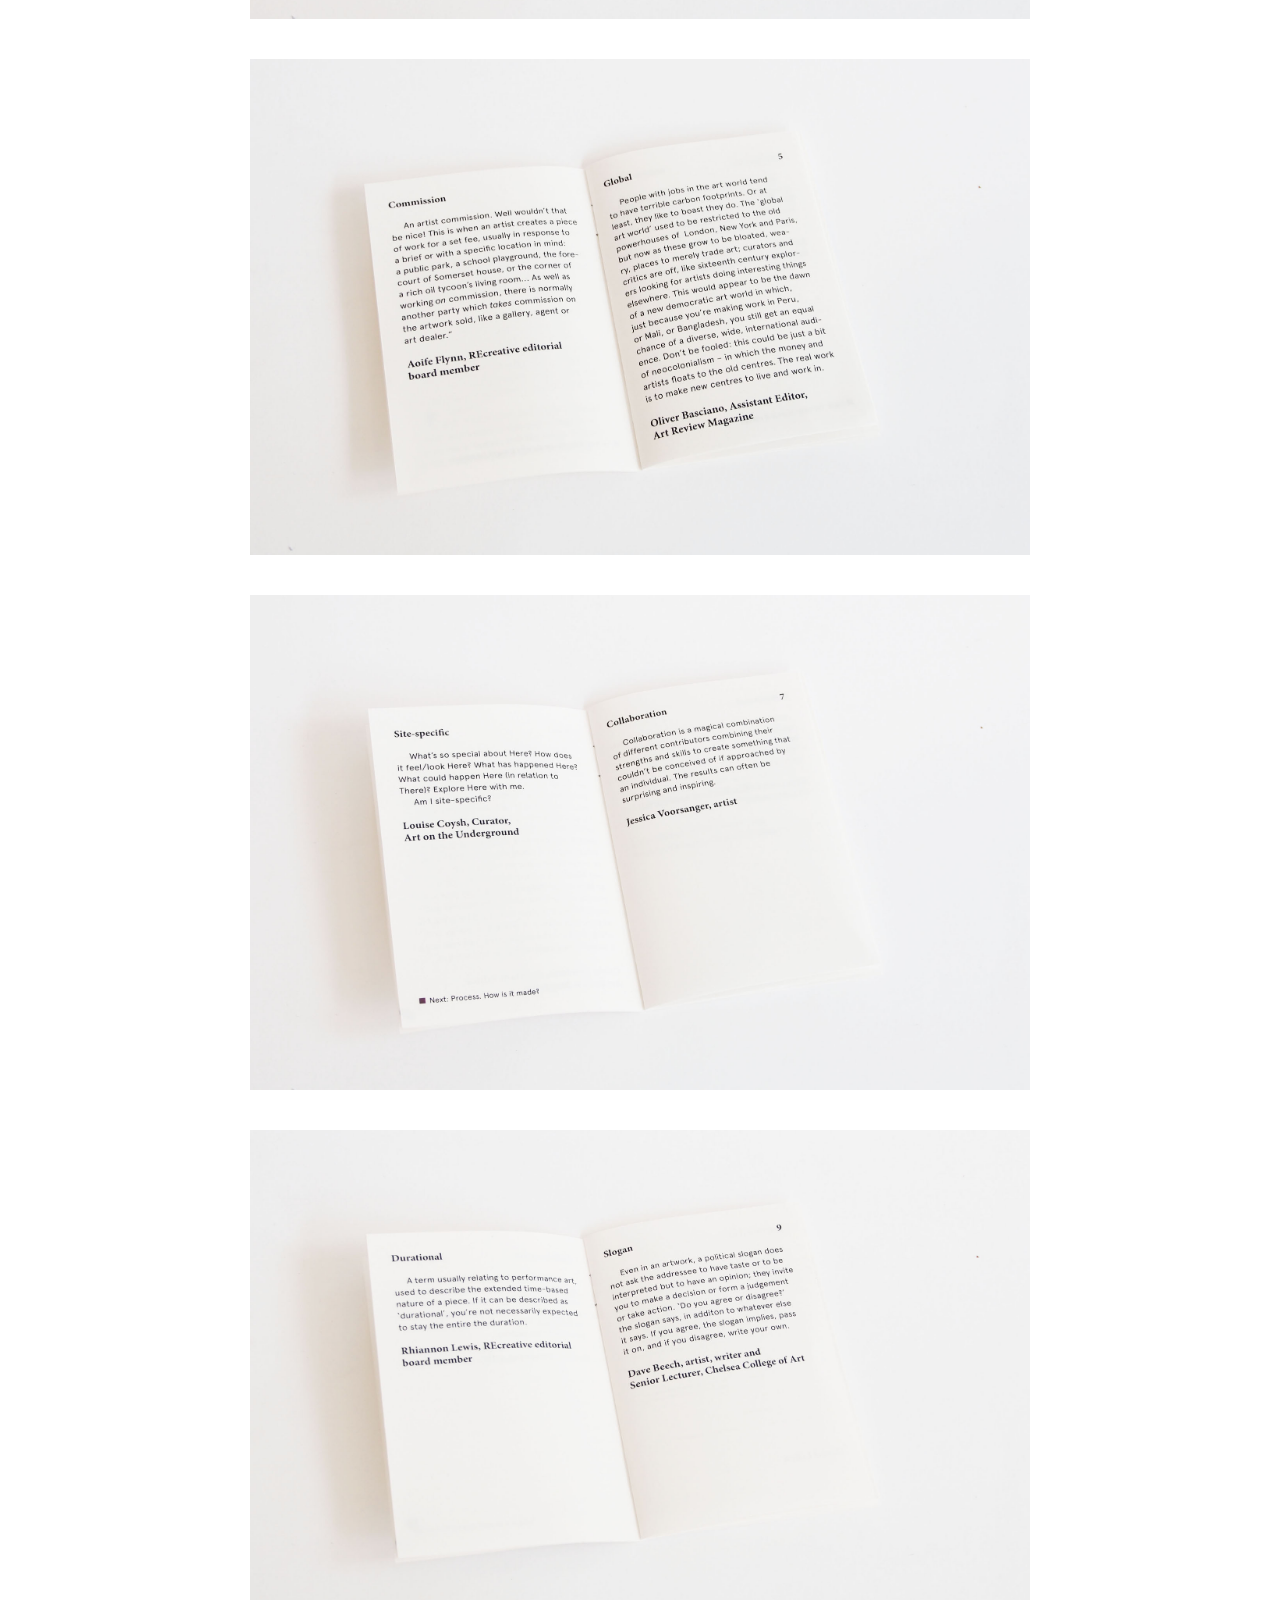
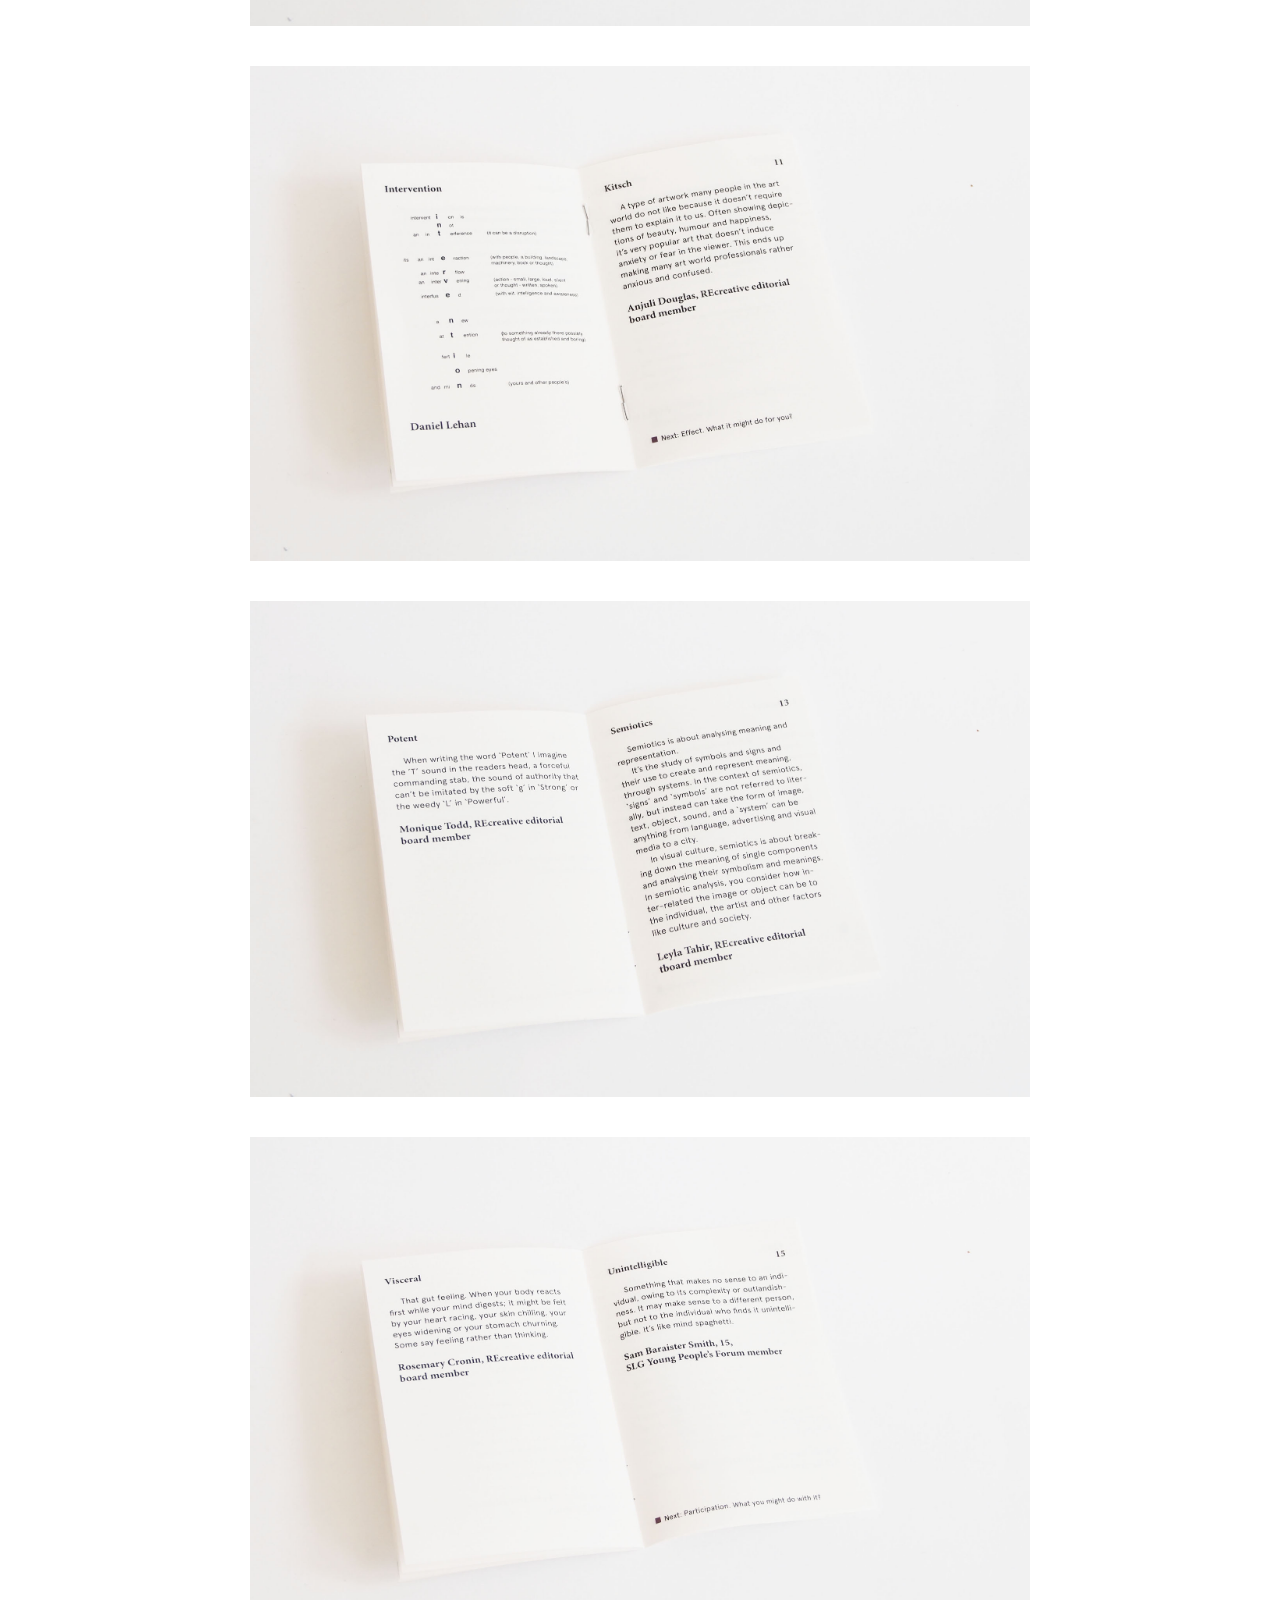
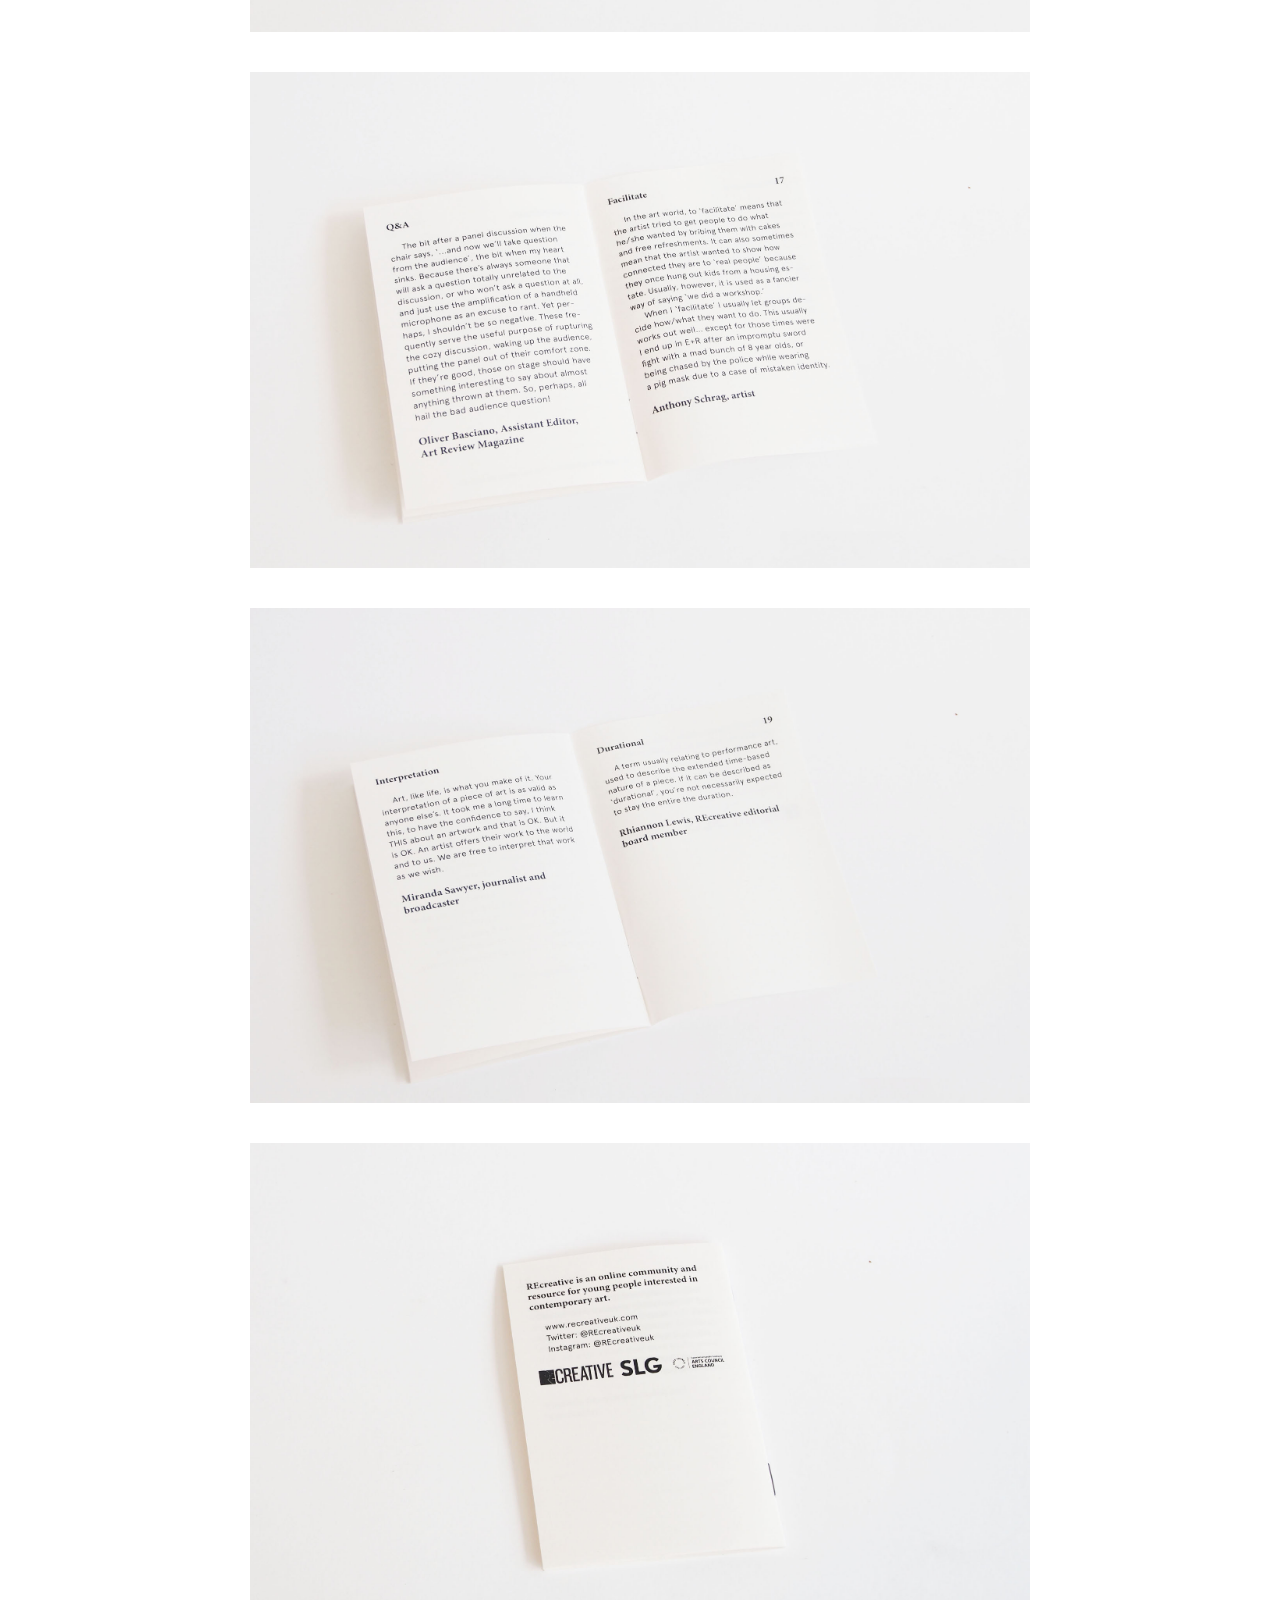
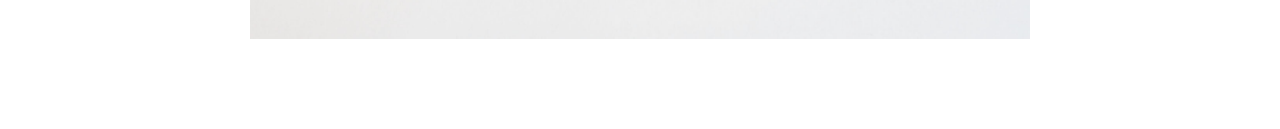
<file: work/artspeak/index.html>
<!DOCTYPE html>
<html>
<head>
	<meta charset="utf-8">
	<title>This is “A Glossary for Art-Speak”</title>
	<meta name="viewport" content="width=device-width, initial-scale=1.0, maximum-scale=1.0, user-scalable=0"/>
	
	<link type="text/css" rel="stylesheet" href="http://fast.fonts.net/cssapi/22e67cd0-7325-48af-9e67-ef610ac6d065.css"/>
	<link rel="stylesheet" href="../../style.css"/>
</head>
<body class="project">
	<main>
		<div class="wrapper">
		<h1><a href="../../">This is “A Glossary for Art-Speak”</a></h1>
		</div>
	</main>
	<ul class="project-items">
	<div class="wrapper">
		<span class="emoji-center">:frowning:</span>
		<li class="project-intro">
			<p>A handy glossary for art speak. The compact, secret form of the book mocks reader’s attempts to decipher language.</p>
			<p>Brief &amp; content from <a href="http://www.recreativeuk.com">RECreative</a>.</p>
		</li>
		<li><img src="../images/artspeak/0.jpg"/></li>
		<li><img src="../images/artspeak/3.jpg"/></li>
		<li><img src="../images/artspeak/5.jpg"/></li>
		<li><img src="../images/artspeak/7.jpg"/></li>
		<li><img src="../images/artspeak/9.jpg"/></li>
		<li><img src="../images/artspeak/11.jpg"/></li>
		<li><img src="../images/artspeak/13.jpg"/></li>
		<li><img src="../images/artspeak/15.jpg"/></li>
		<li><img src="../images/artspeak/17.jpg"/></li>
		<li><img src="../images/artspeak/19.jpg"/></li>
		<li><img src="../images/artspeak/21.jpg"/></li>
	</div>
	</ul>

<script src="http://code.jquery.com/jquery-2.1.1.min.js"></script>
<script src="../../js/emojify.js"></script>
<script src="../../js/site.js"></script>
<script type="text/javascript">

  var _gaq = _gaq || [];
  _gaq.push(['_setAccount', 'UA-28415989-1']);
  _gaq.push(['_trackPageview']);

  (function() {
    var ga = document.createElement('script'); ga.type = 'text/javascript'; ga.async = true;
    ga.src = ('https:' == document.location.protocol ? 'https://ssl' : 'http://www') + '.google-analytics.com/ga.js';
    var s = document.getElementsByTagName('script')[0]; s.parentNode.insertBefore(ga, s);
  })();

</script>
</body>
</html>
</file>
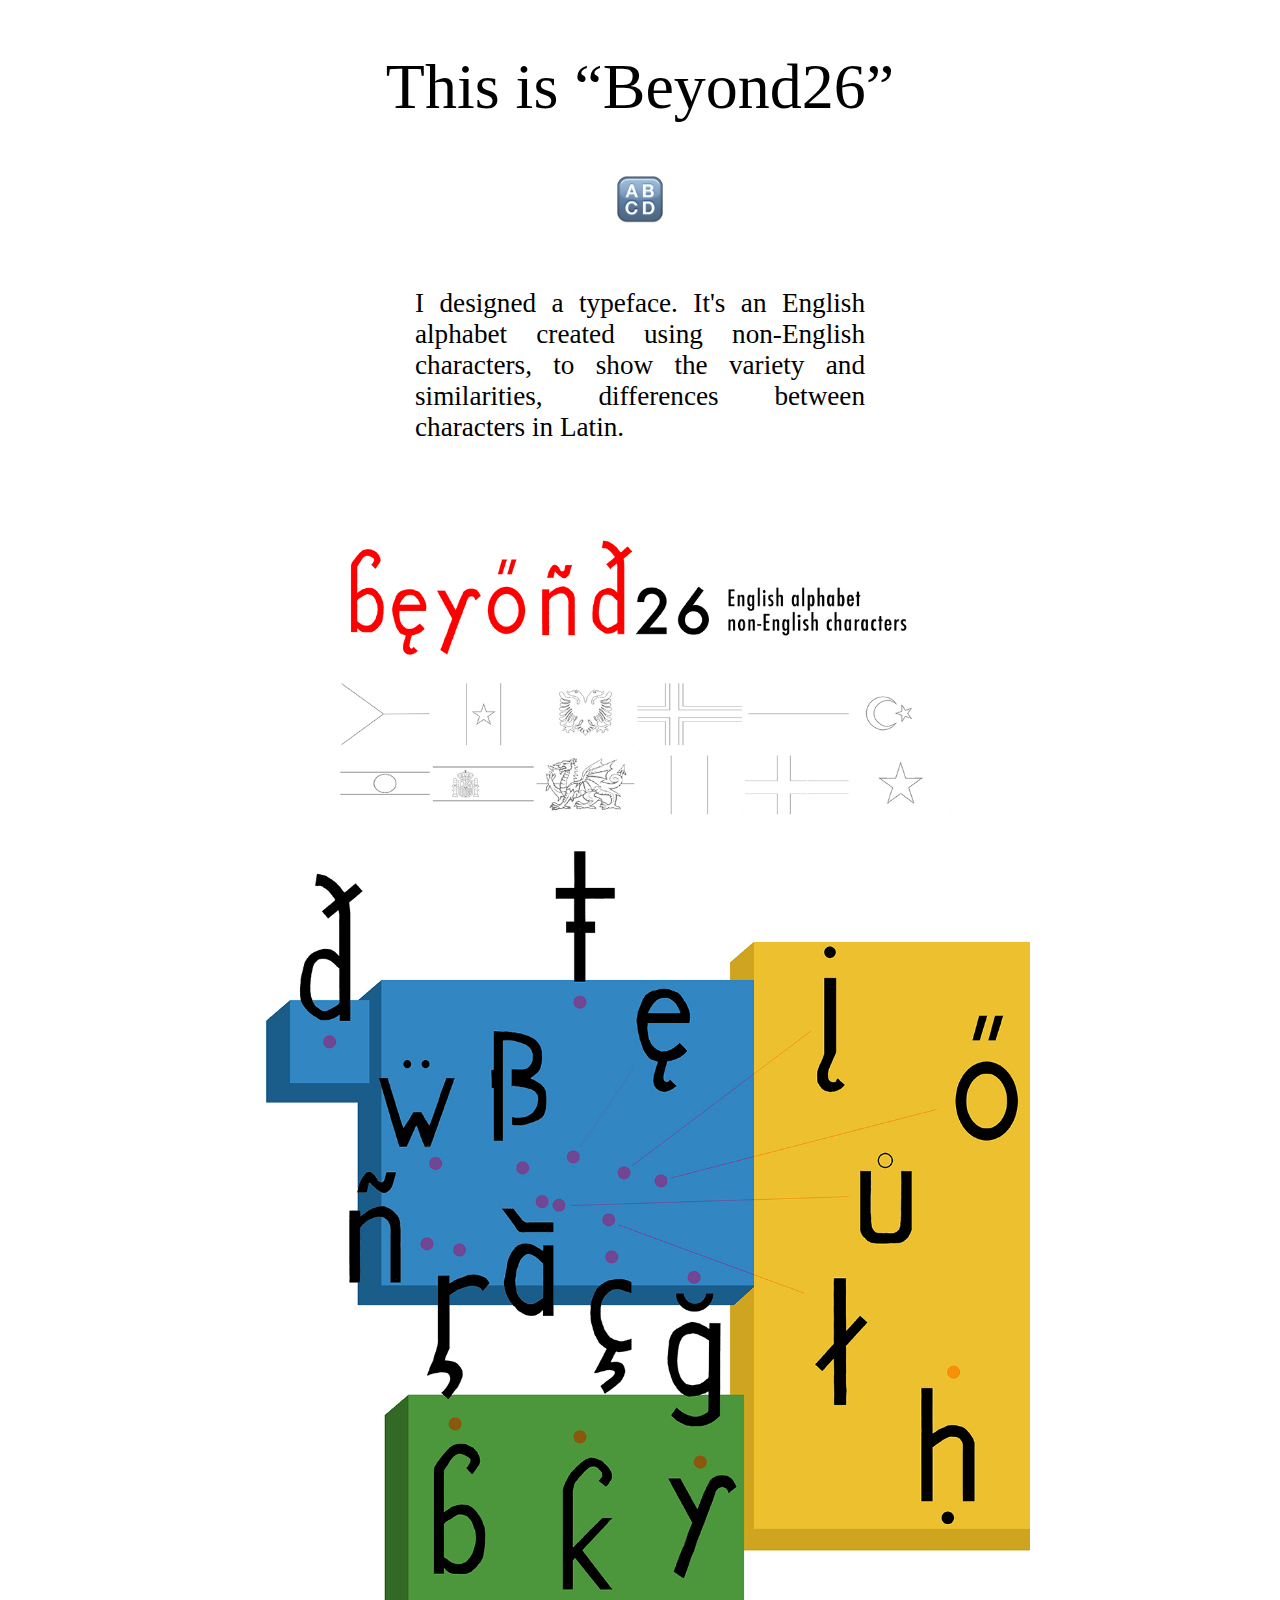
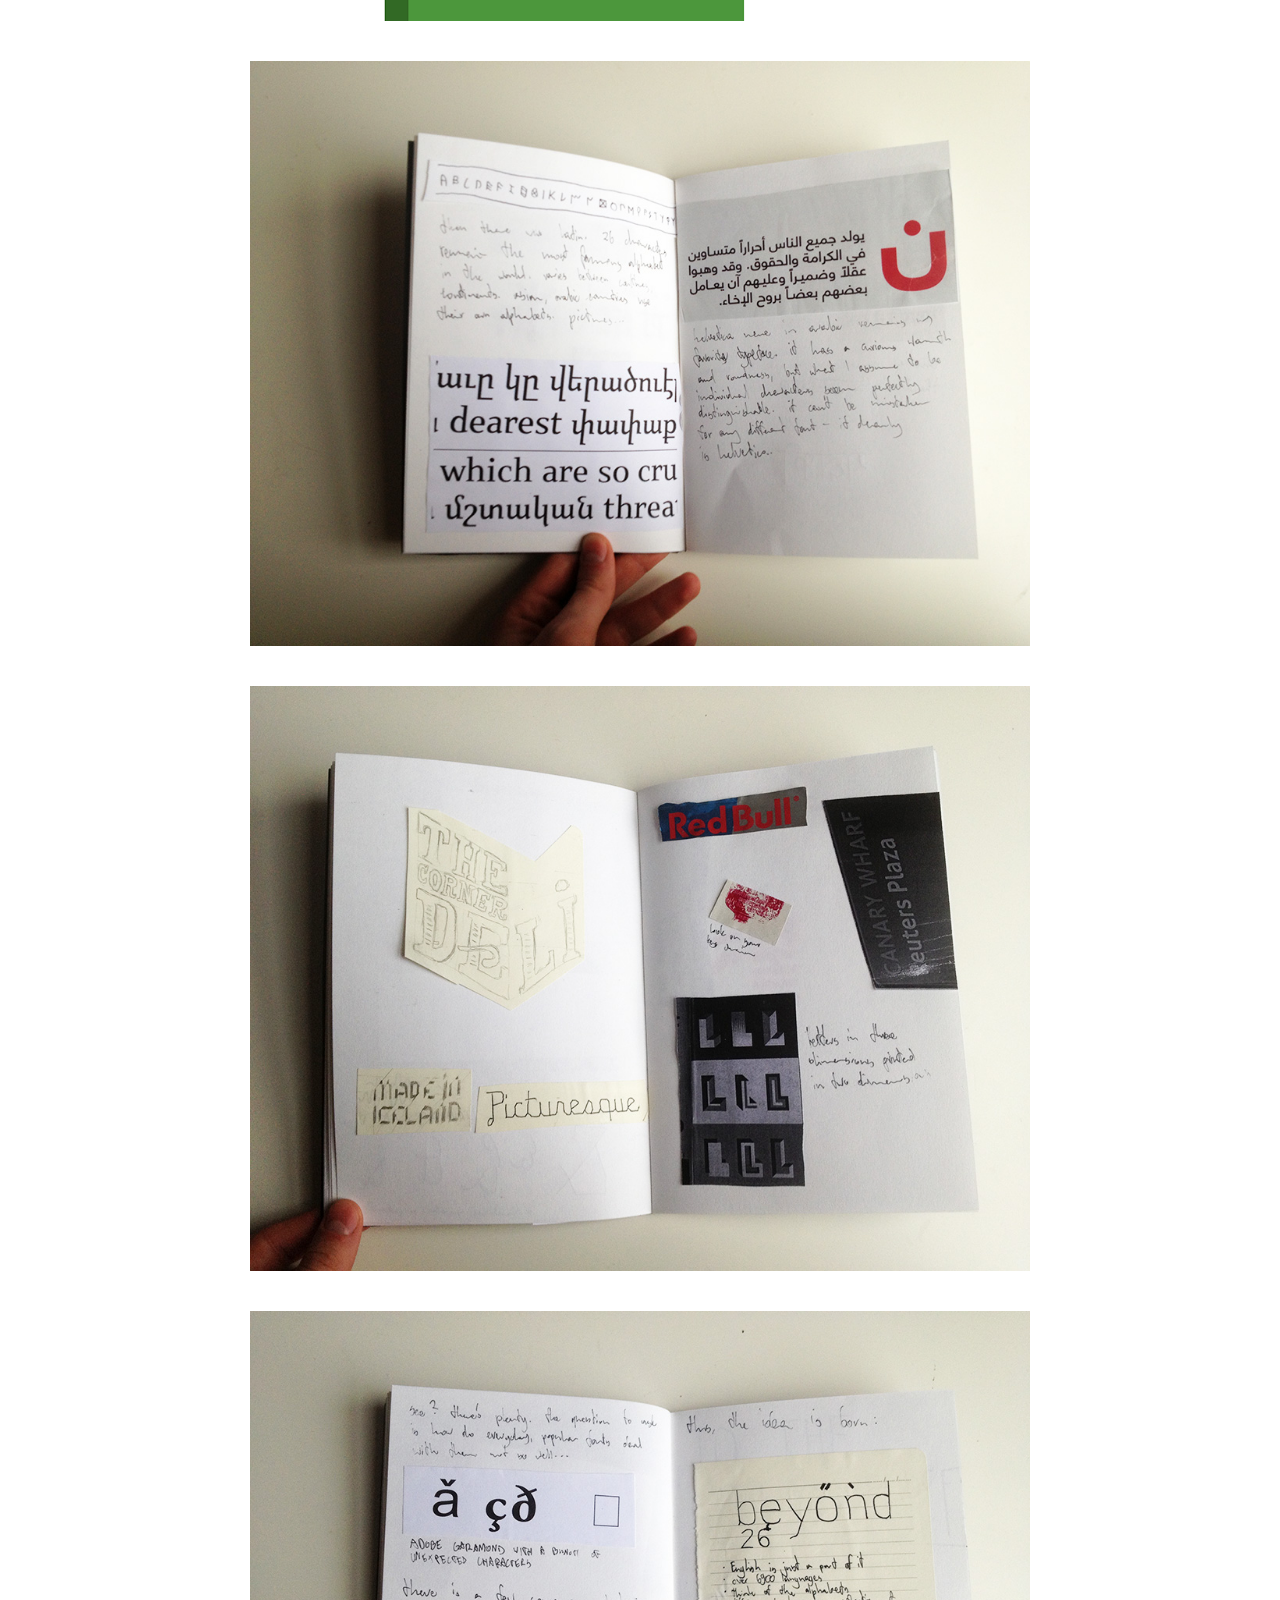
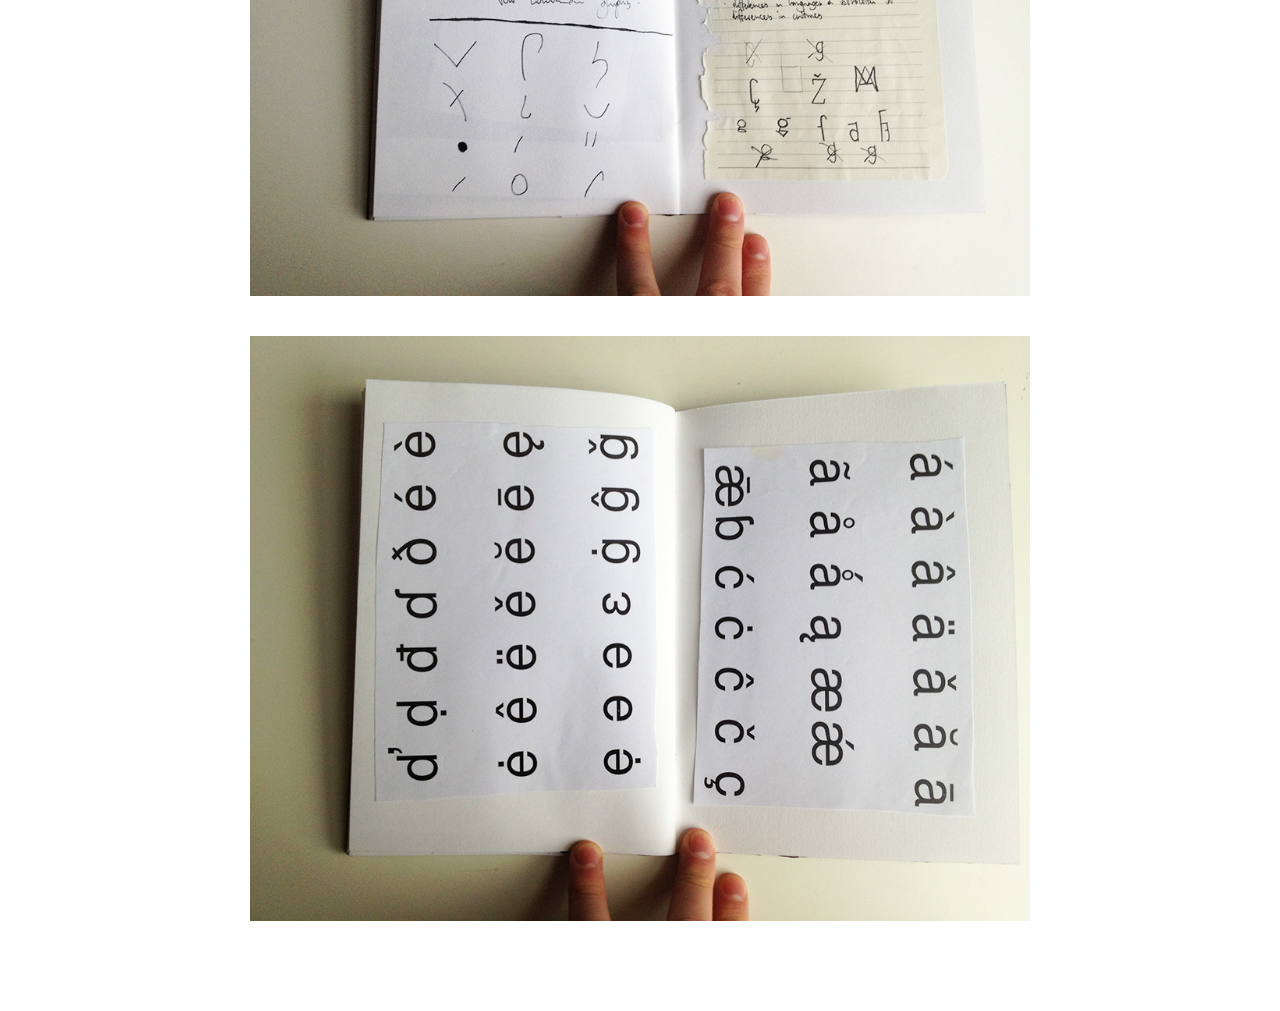
<file: work/beyond26/index.html>
<!DOCTYPE html>
<html>
<head>
	<meta charset="utf-8">
	<title>This is “Beyond26”</title>
	<meta name="viewport" content="width=device-width, initial-scale=1.0, maximum-scale=1.0, user-scalable=0"/>
	
	<link type="text/css" rel="stylesheet" href="http://fast.fonts.net/cssapi/22e67cd0-7325-48af-9e67-ef610ac6d065.css"/>
	<link rel="stylesheet" href="../../style.css"/>
</head>
<body class="project">
	<main>
		<div class="wrapper">
		<h1><a href="../../">This is “Beyond26”</a></h1>
		</div>
	</main>
	<ul class="project-items">
	<div class="wrapper">
		<span class="emoji-center">:capital_abcd:</span>
		<li class="project-intro">

			<p>I designed a typeface. It's an English alphabet created using non-English characters, to show the variety and similarities, differences between characters in Latin.</p>
		</li>
		<li><img src="../images/beyond26/1.jpg"/></li>
		<li><img src="../images/beyond26/2.jpg"/></li>
		<li><img src="../images/beyond26/3.jpg"/></li>
		<li><img src="../images/beyond26/4.jpg"/></li>
		<li><img src="../images/beyond26/5.jpg"/></li>
	</div>
	</ul>

<script src="http://code.jquery.com/jquery-2.1.1.min.js"></script>
<script src="../../js/emojify.js"></script>
<script src="../../js/site.js"></script>
<script type="text/javascript">

  var _gaq = _gaq || [];
  _gaq.push(['_setAccount', 'UA-28415989-1']);
  _gaq.push(['_trackPageview']);

  (function() {
    var ga = document.createElement('script'); ga.type = 'text/javascript'; ga.async = true;
    ga.src = ('https:' == document.location.protocol ? 'https://ssl' : 'http://www') + '.google-analytics.com/ga.js';
    var s = document.getElementsByTagName('script')[0]; s.parentNode.insertBefore(ga, s);
  })();

</script>
</body>
</html>
</file>
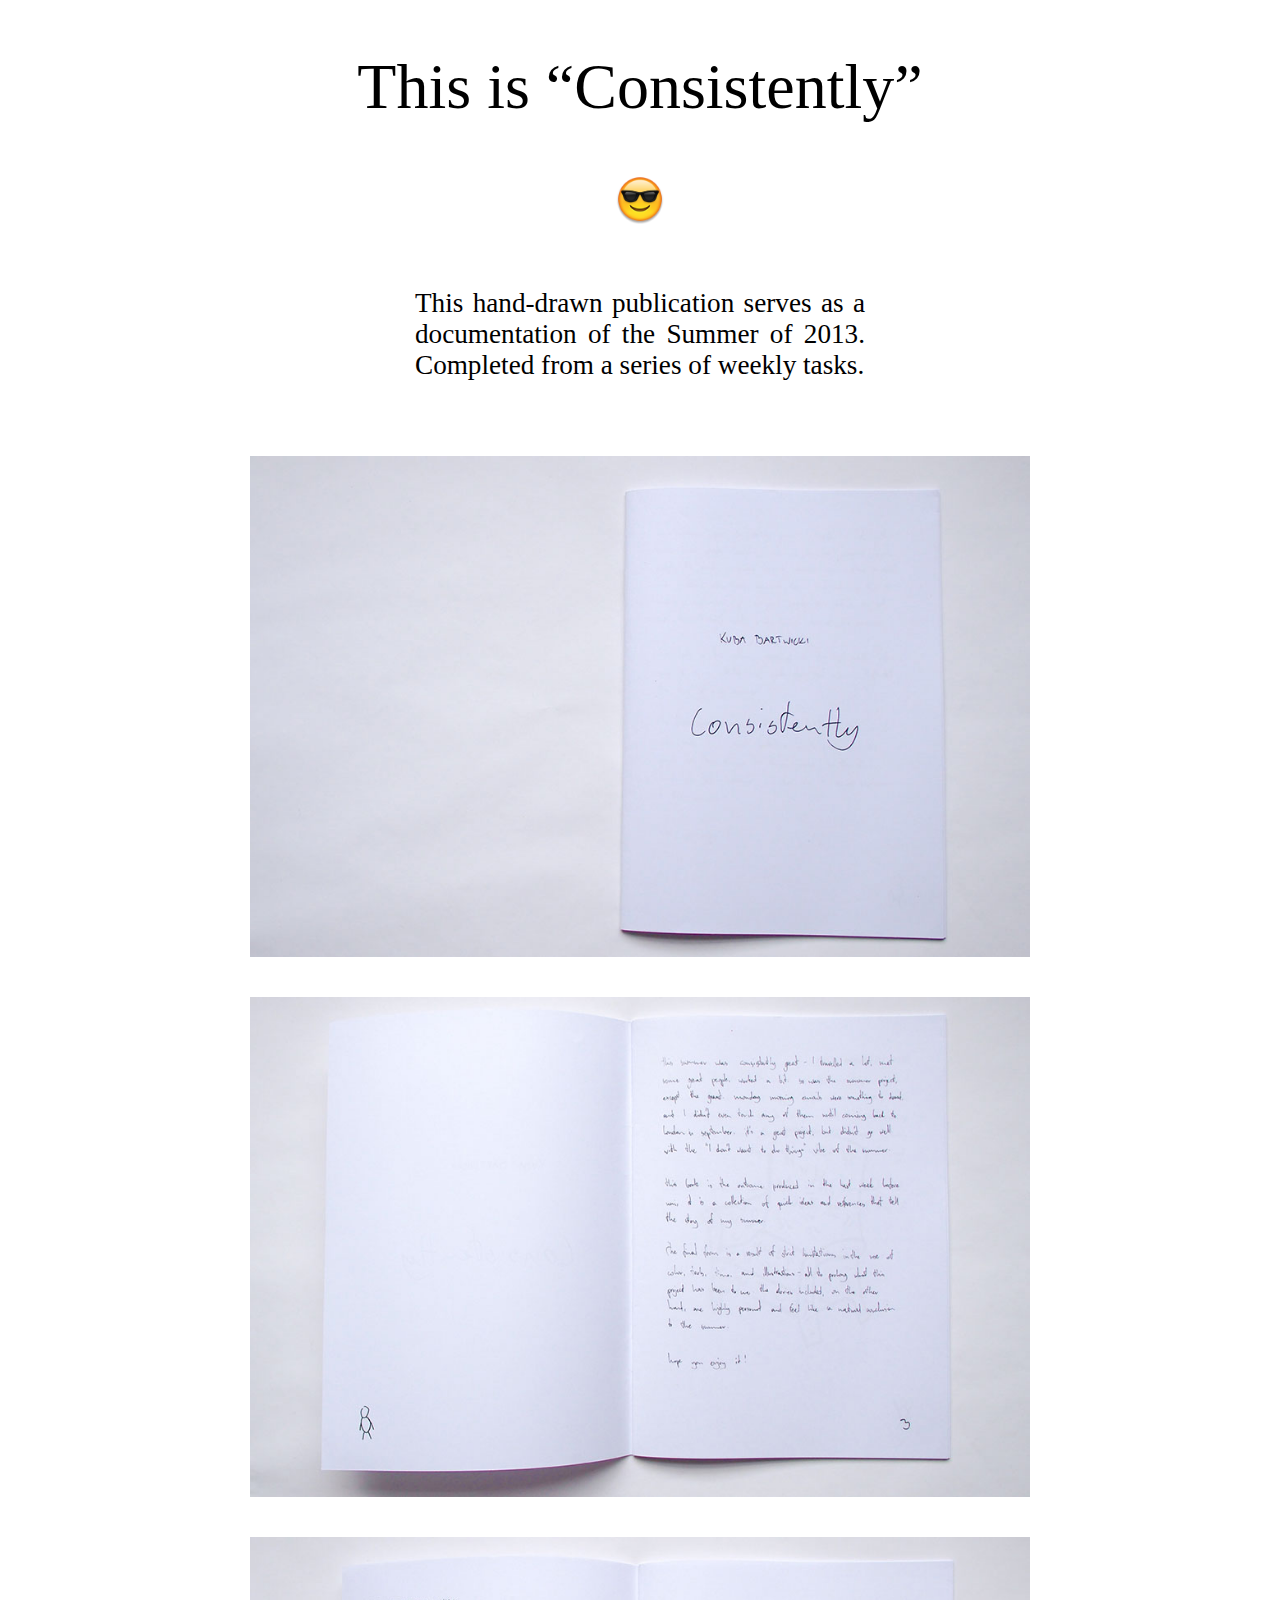
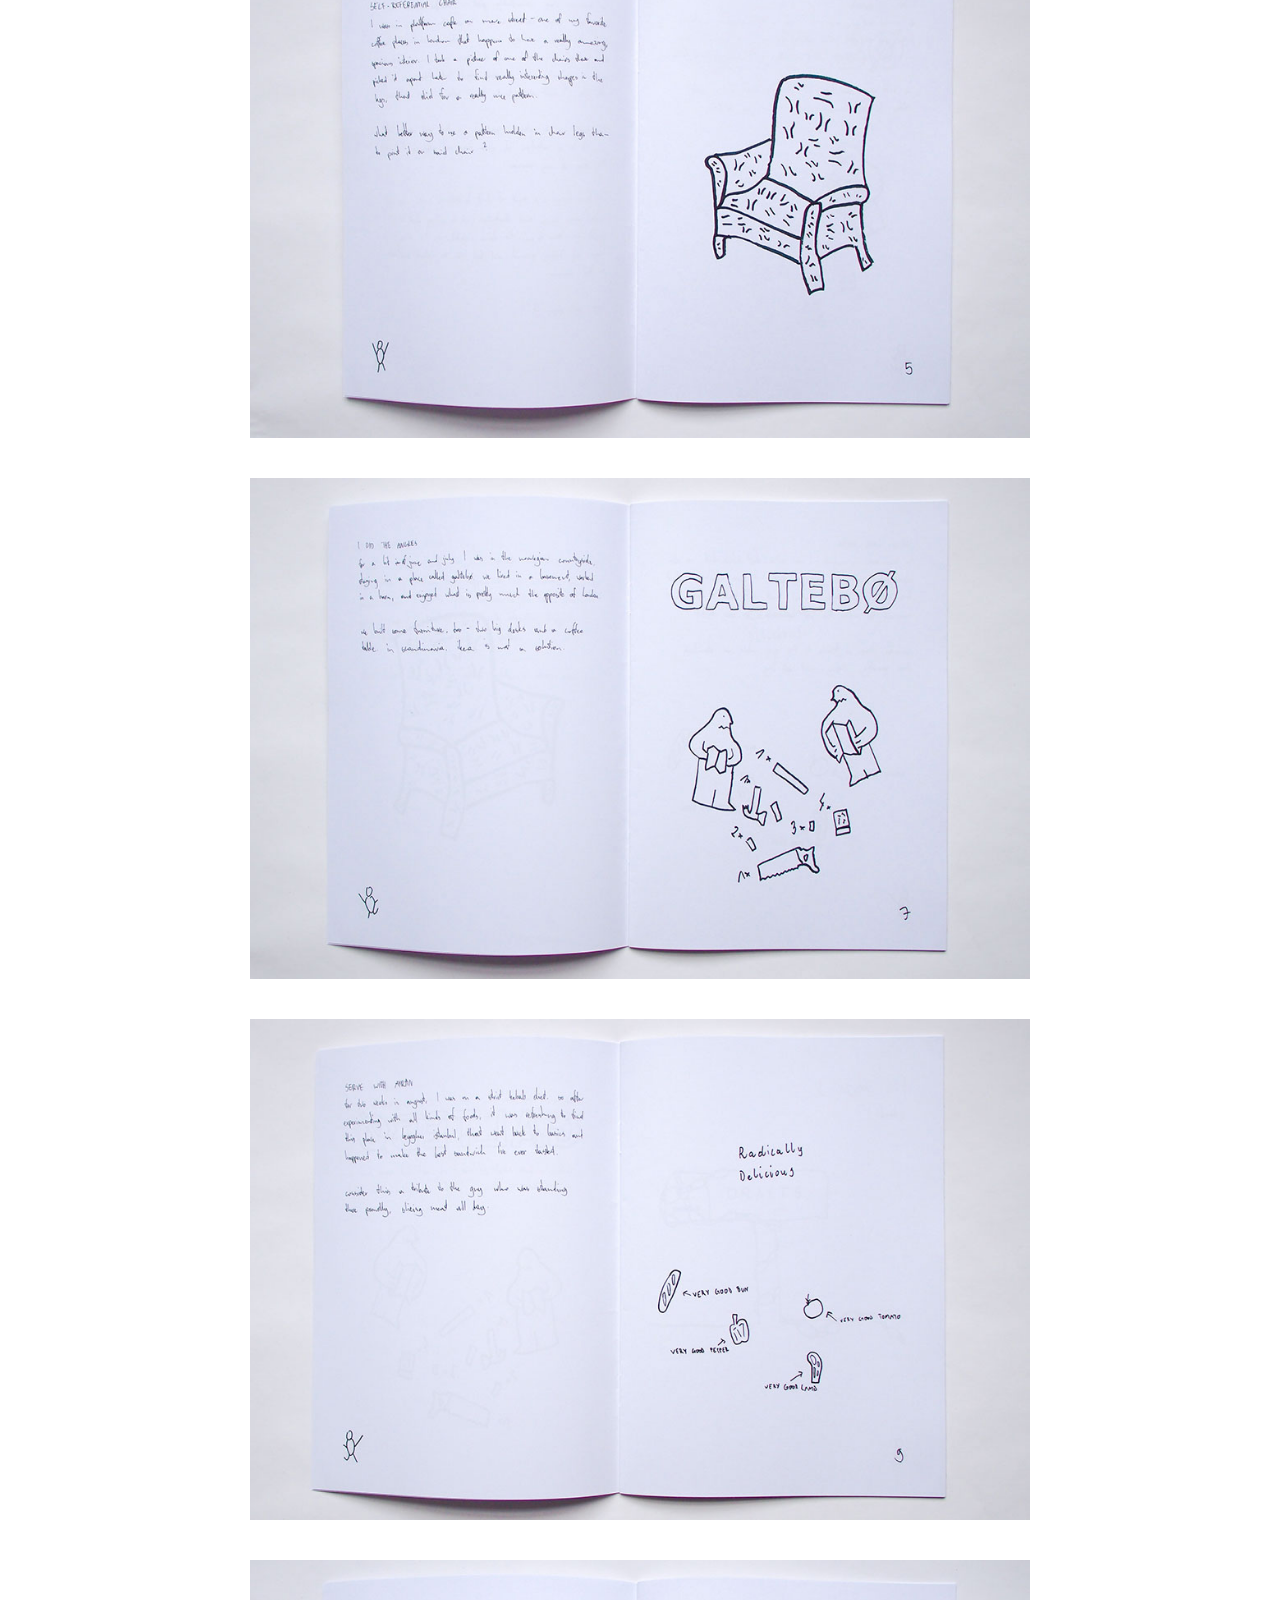
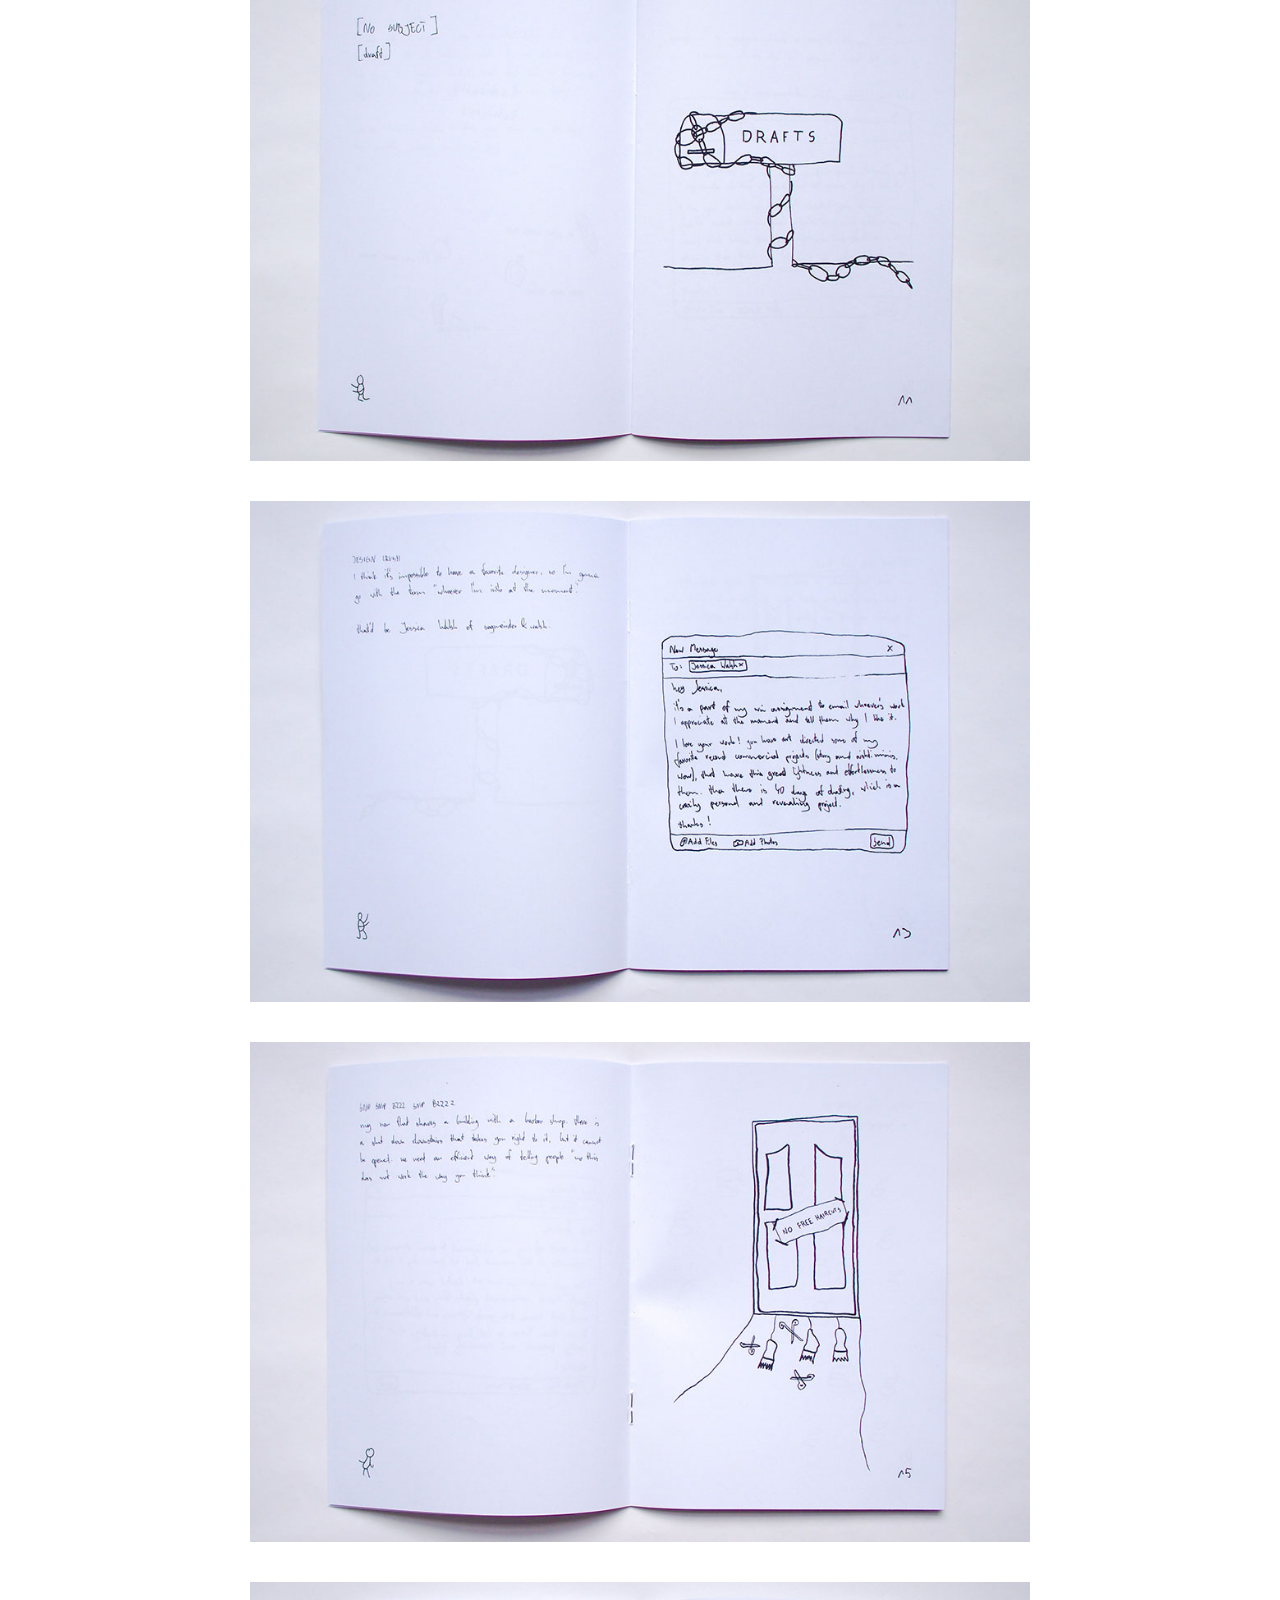
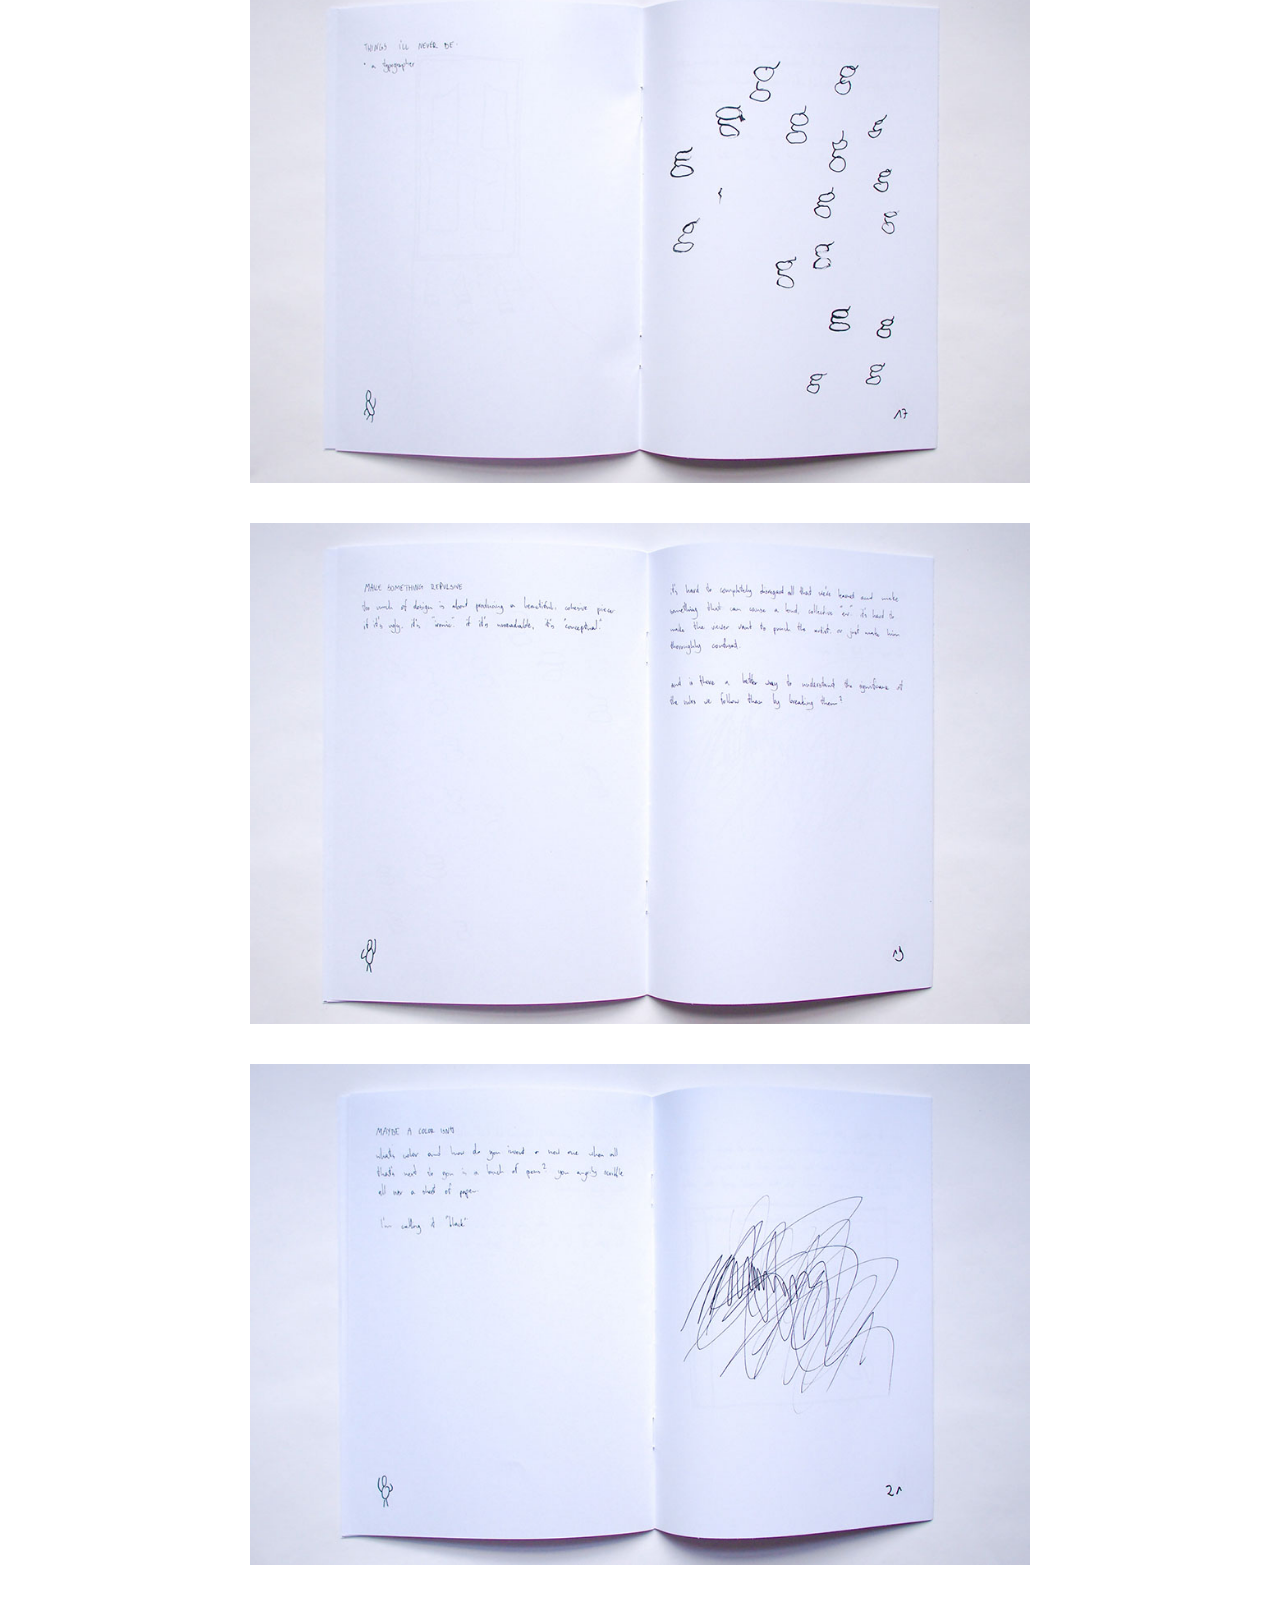
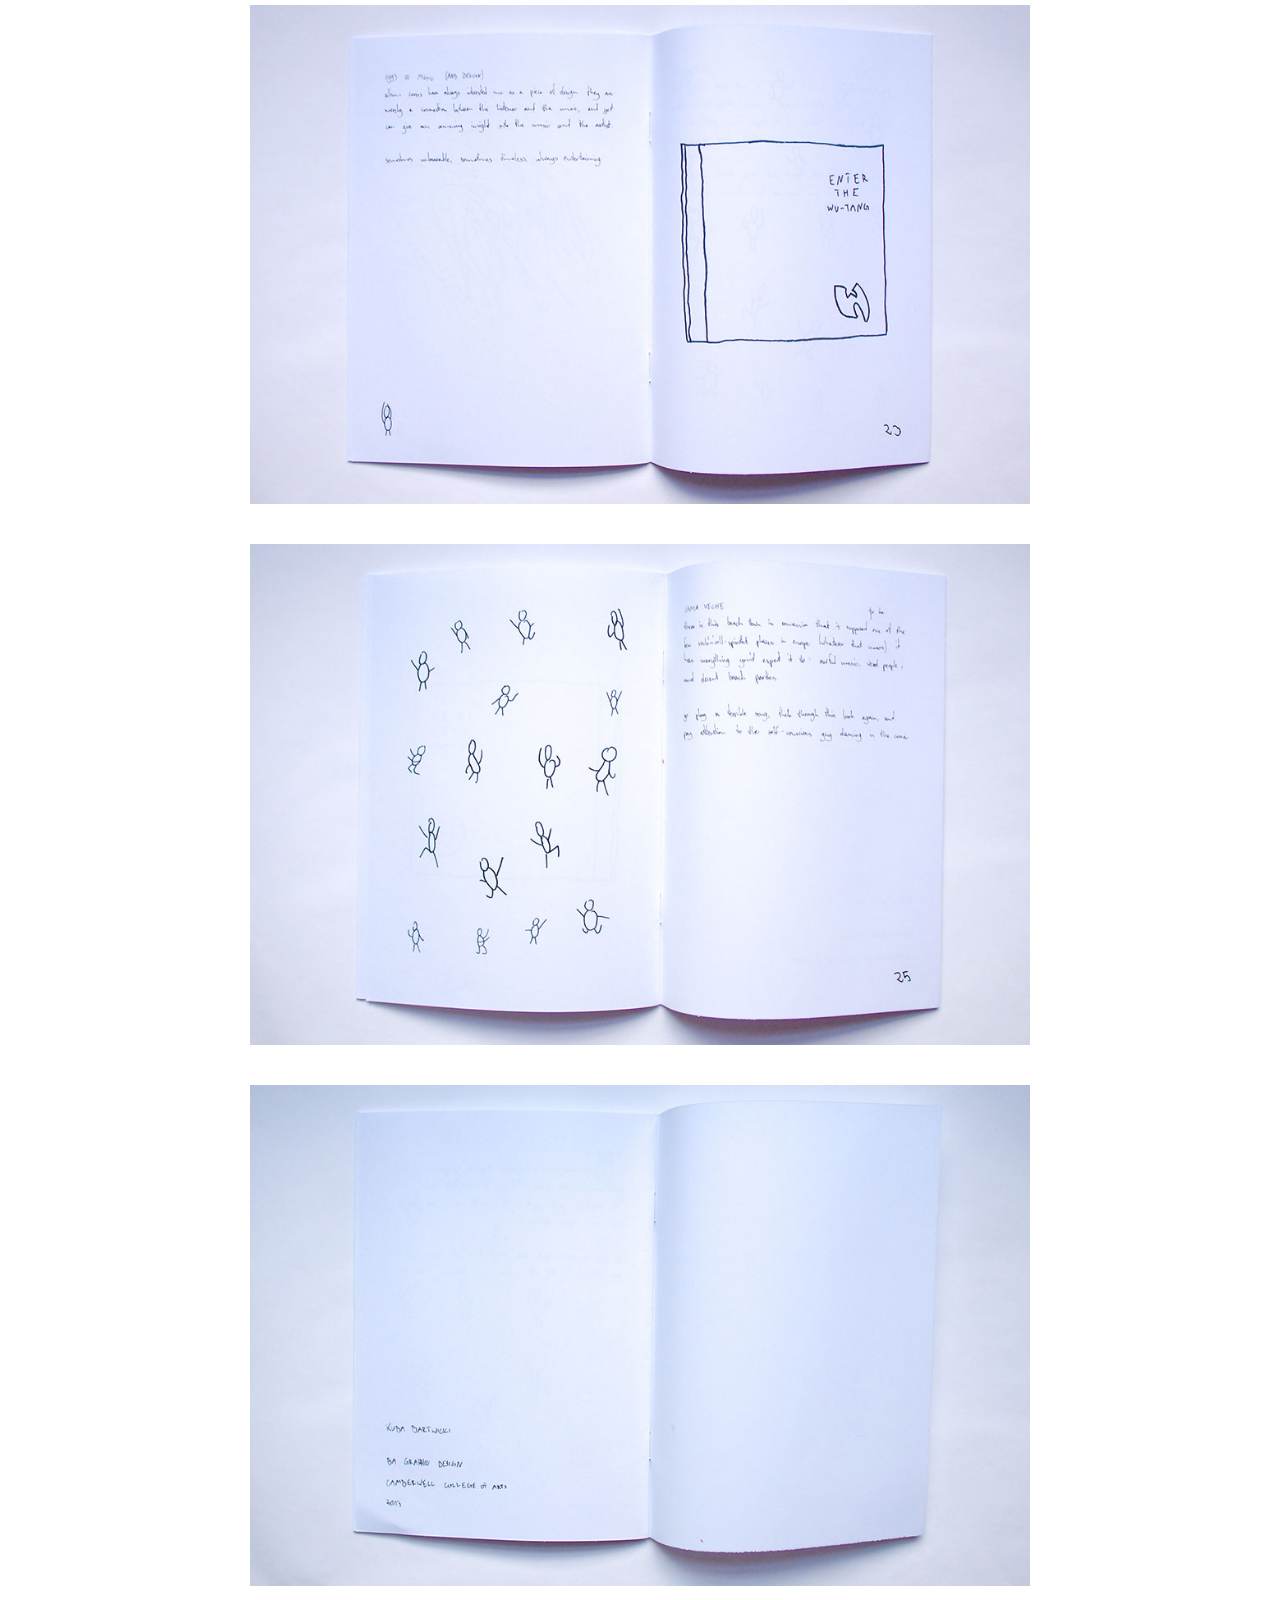
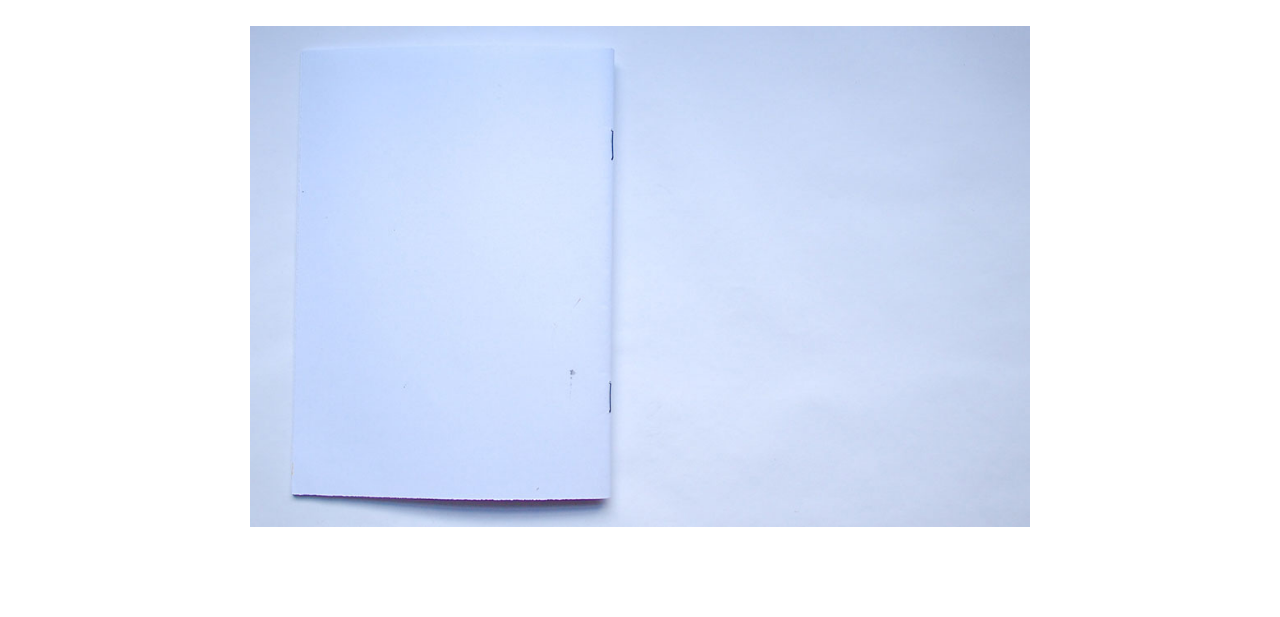
<file: work/consistently/index.html>
<!DOCTYPE html>
<html>
<head>
	<meta charset="utf-8">
	<title>This is “Consistently”</title>
	<meta name="viewport" content="width=device-width, initial-scale=1.0, maximum-scale=1.0, user-scalable=0"/>
	
	<link type="text/css" rel="stylesheet" href="http://fast.fonts.net/cssapi/22e67cd0-7325-48af-9e67-ef610ac6d065.css"/>
	<link rel="stylesheet" href="../../style.css"/>
</head>
<body class="project">
	<main>
		<div class="wrapper">
		<h1><a href="../../">This is “Consistently”</a></h1>
		</div>
	</main>
	<ul class="project-items">
	<div class="wrapper">
		<span class="emoji-center">:sunglasses:</span>
		<li class="project-intro">
			<p>This hand-drawn publication serves as a documentation of the Summer of 2013. Completed from a series of weekly tasks.</p>
		</li>
		<li><img src="../images/consistently/1.jpg"/></li>
		<li><img src="../images/consistently/2.jpg"/></li>
		<li><img src="../images/consistently/3.jpg"/></li>
		<li><img src="../images/consistently/4.jpg"/></li>
		<li><img src="../images/consistently/5.jpg"/></li>
		<li><img src="../images/consistently/6.jpg"/></li>
		<li><img src="../images/consistently/7.jpg"/></li>
		<li><img src="../images/consistently/8.jpg"/></li>
		<li><img src="../images/consistently/9.jpg"/></li>
		<li><img src="../images/consistently/10.jpg"/></li>
		<li><img src="../images/consistently/11.jpg"/></li>
		<li><img src="../images/consistently/12.jpg"/></li>
		<li><img src="../images/consistently/13.jpg"/></li>
		<li><img src="../images/consistently/14.jpg"/></li>
		<li><img src="../images/consistently/15.jpg"/></li>
	</div>
	</ul>

<script src="http://code.jquery.com/jquery-2.1.1.min.js"></script>
<script src="../../js/emojify.js"></script>
<script src="../../js/site.js"></script>
<script type="text/javascript">

  var _gaq = _gaq || [];
  _gaq.push(['_setAccount', 'UA-28415989-1']);
  _gaq.push(['_trackPageview']);

  (function() {
    var ga = document.createElement('script'); ga.type = 'text/javascript'; ga.async = true;
    ga.src = ('https:' == document.location.protocol ? 'https://ssl' : 'http://www') + '.google-analytics.com/ga.js';
    var s = document.getElementsByTagName('script')[0]; s.parentNode.insertBefore(ga, s);
  })();

</script>
</body>
</html>
</file>
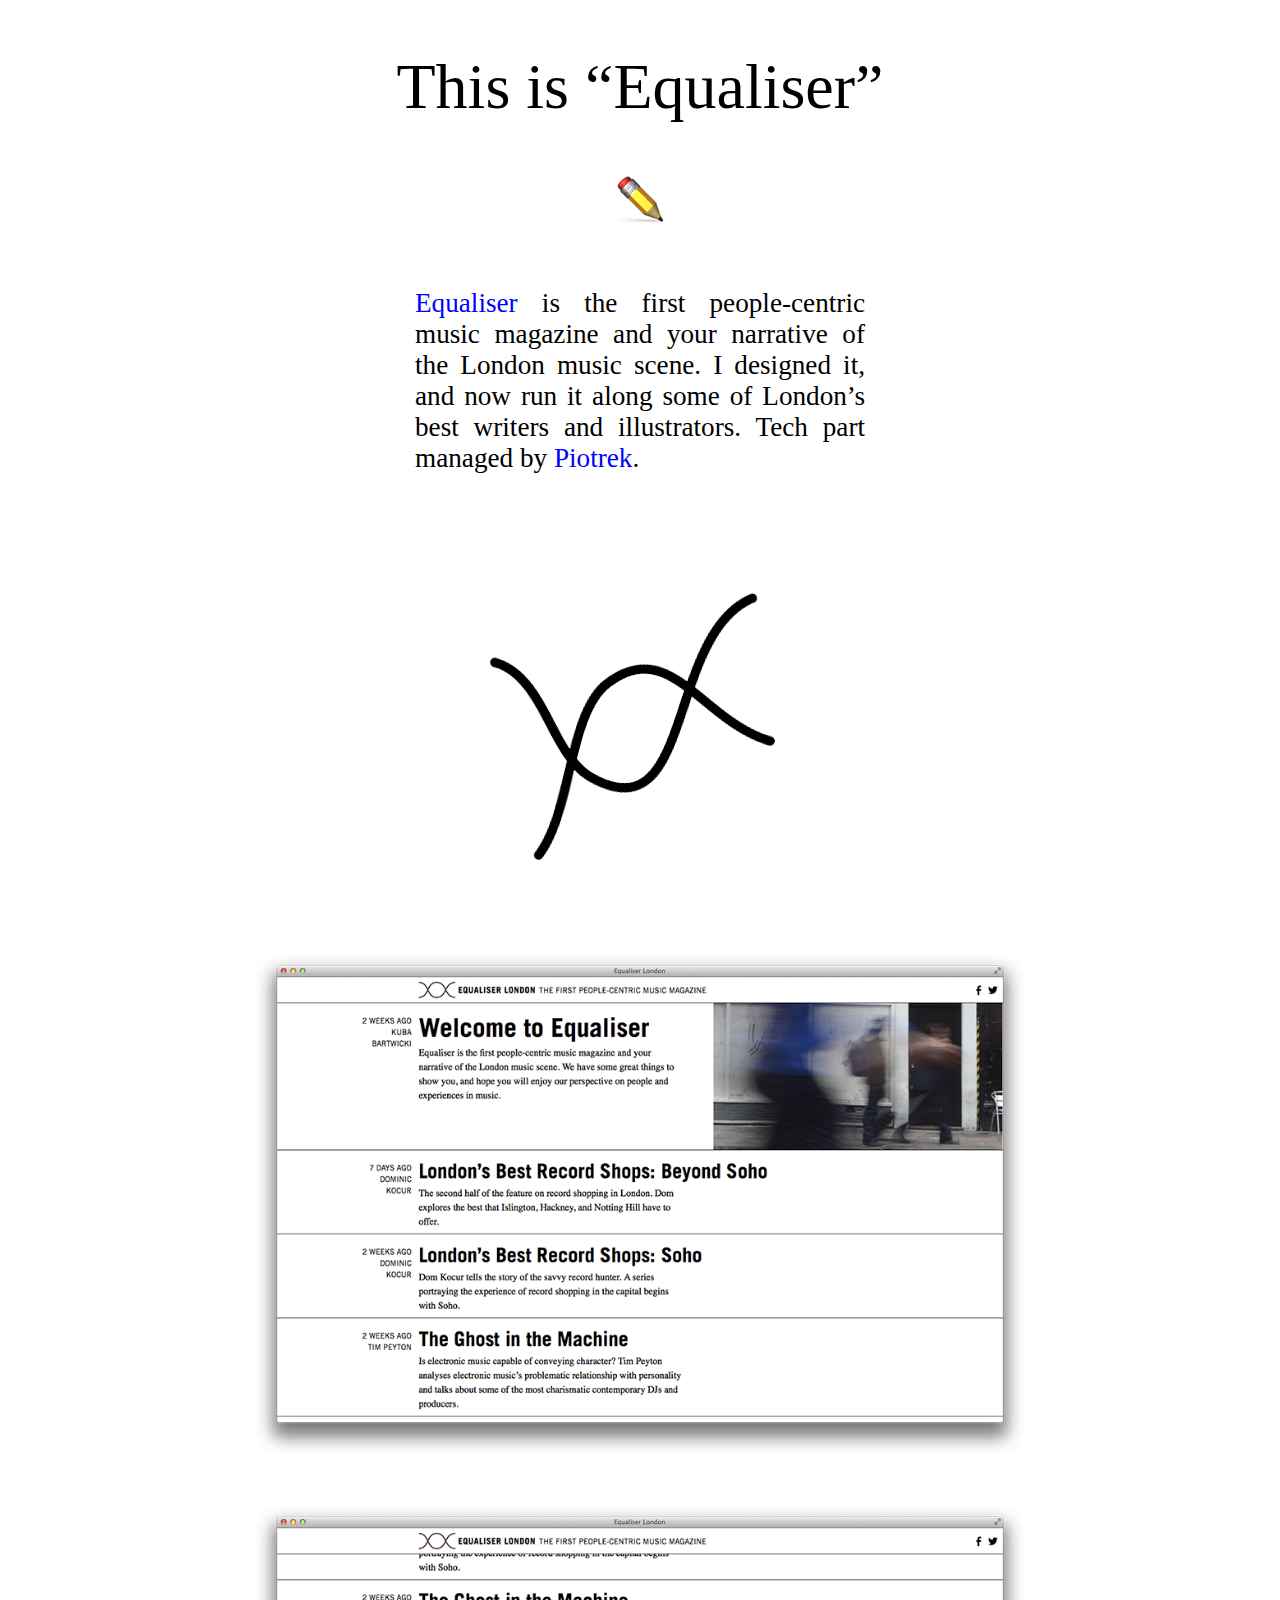
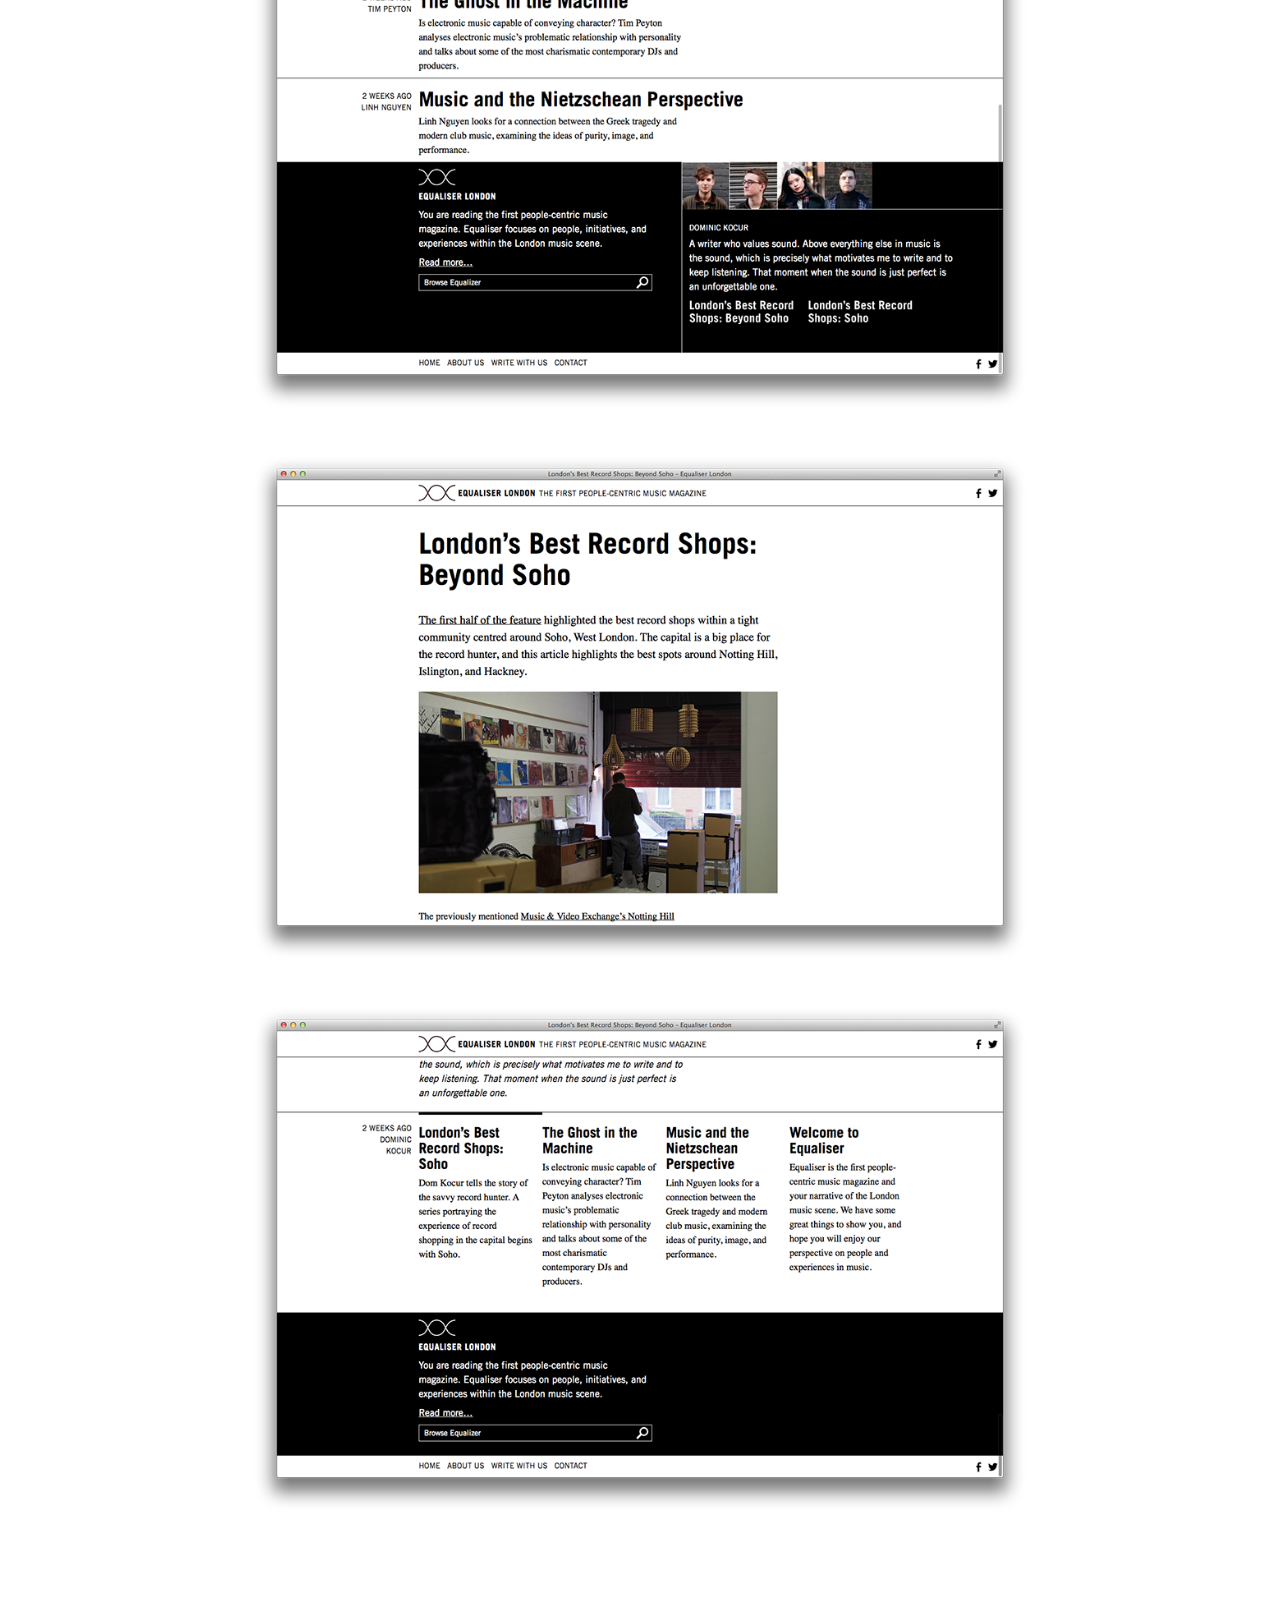
<file: work/equaliser/index.html>
<!DOCTYPE html>
<html>
<head>
	<meta charset="utf-8">
	<title>This is “Equaliser”</title>
	<meta name="viewport" content="width=device-width, initial-scale=1.0, maximum-scale=1.0, user-scalable=0"/>
	
	<link type="text/css" rel="stylesheet" href="http://fast.fonts.net/cssapi/22e67cd0-7325-48af-9e67-ef610ac6d065.css"/>
	<link rel="stylesheet" href="../../style.css"/>
</head>
<body class="project">
	<main>
		<div class="wrapper">
		<h1><a href="../../">This is “Equaliser”</a></h1>
		</div>
	</main>
	<ul class="project-items">
	<div class="wrapper">
		<span class="emoji-center">:pencil2:</span>
		<li class="project-intro">

			<p><a href="http://equaliserldn.com">Equaliser</a> is the first people-centric music magazine and your narrative of the London music scene. I designed it, and now run it along some of London’s best writers and illustrators. Tech part managed by <a href="http://piotrek.co">Piotrek</a>.</p>
		</li>
		<li style="text-align: center;"><img src="../images/equaliser/2-thumb.png"/></li>
		<li><img src="../images/equaliser/1.png"/></li>
		<li><img src="../images/equaliser/2.png"/></li>
		<li><img src="../images/equaliser/3.png"/></li>
		<li><img src="../images/equaliser/4.png"/></li>	
	</div>
	</ul>

<script src="http://code.jquery.com/jquery-2.1.1.min.js"></script>
<script src="../../js/emojify.js"></script>
<script src="../../js/site.js"></script>
<script type="text/javascript">

  var _gaq = _gaq || [];
  _gaq.push(['_setAccount', 'UA-28415989-1']);
  _gaq.push(['_trackPageview']);

  (function() {
    var ga = document.createElement('script'); ga.type = 'text/javascript'; ga.async = true;
    ga.src = ('https:' == document.location.protocol ? 'https://ssl' : 'http://www') + '.google-analytics.com/ga.js';
    var s = document.getElementsByTagName('script')[0]; s.parentNode.insertBefore(ga, s);
  })();

</script>
</body>
</html>
</file>
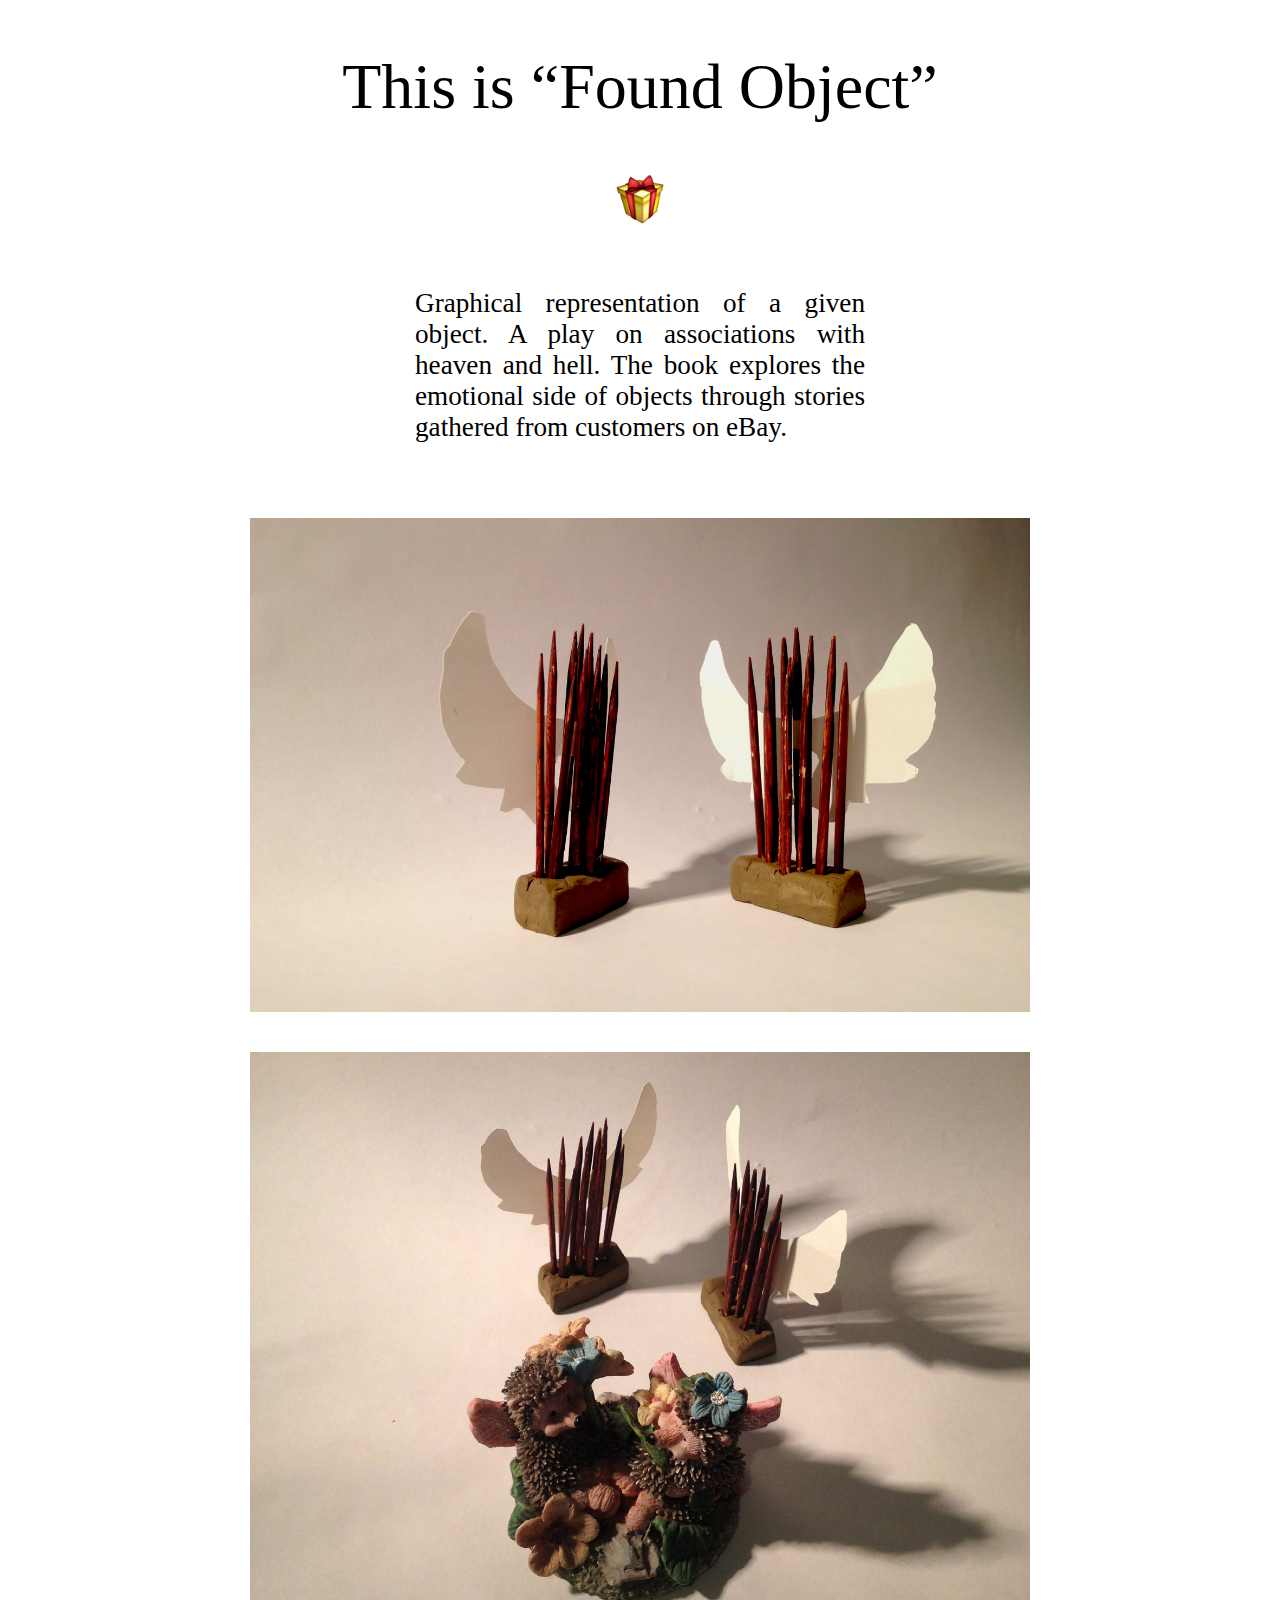
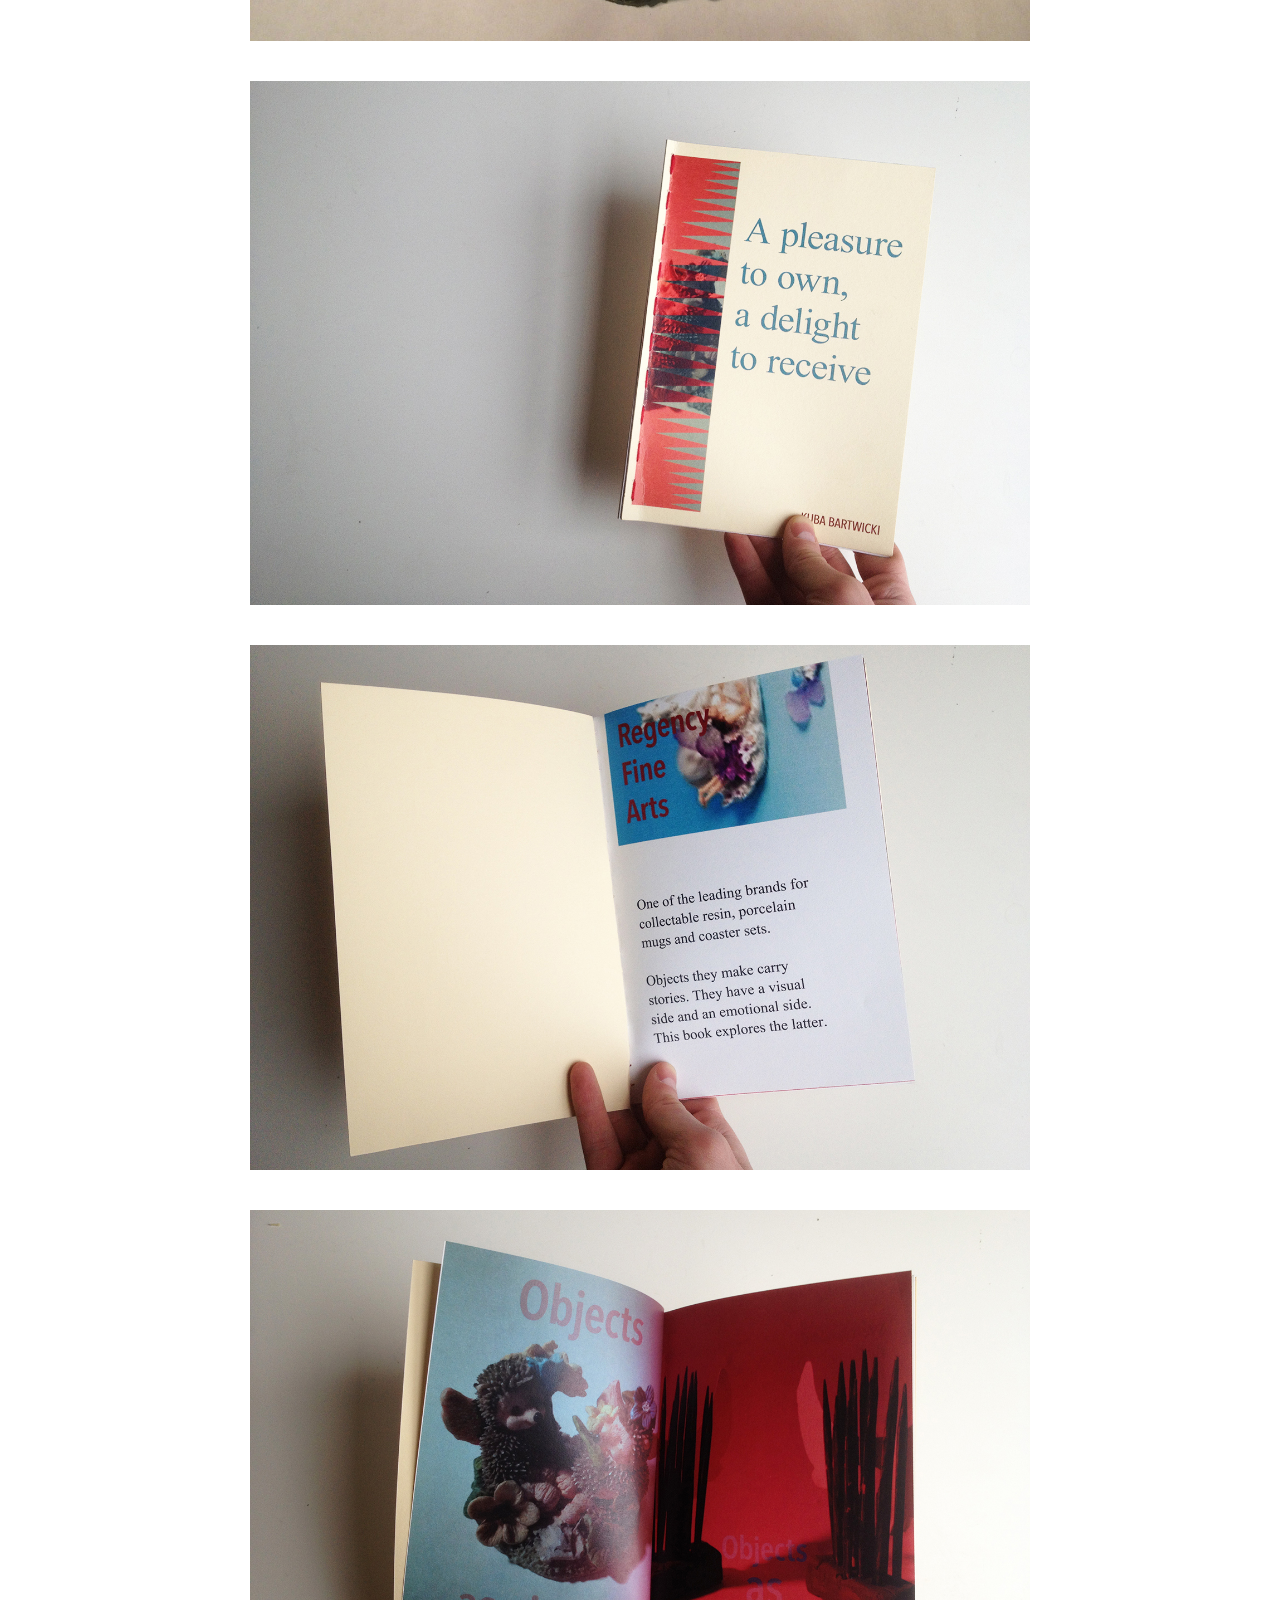
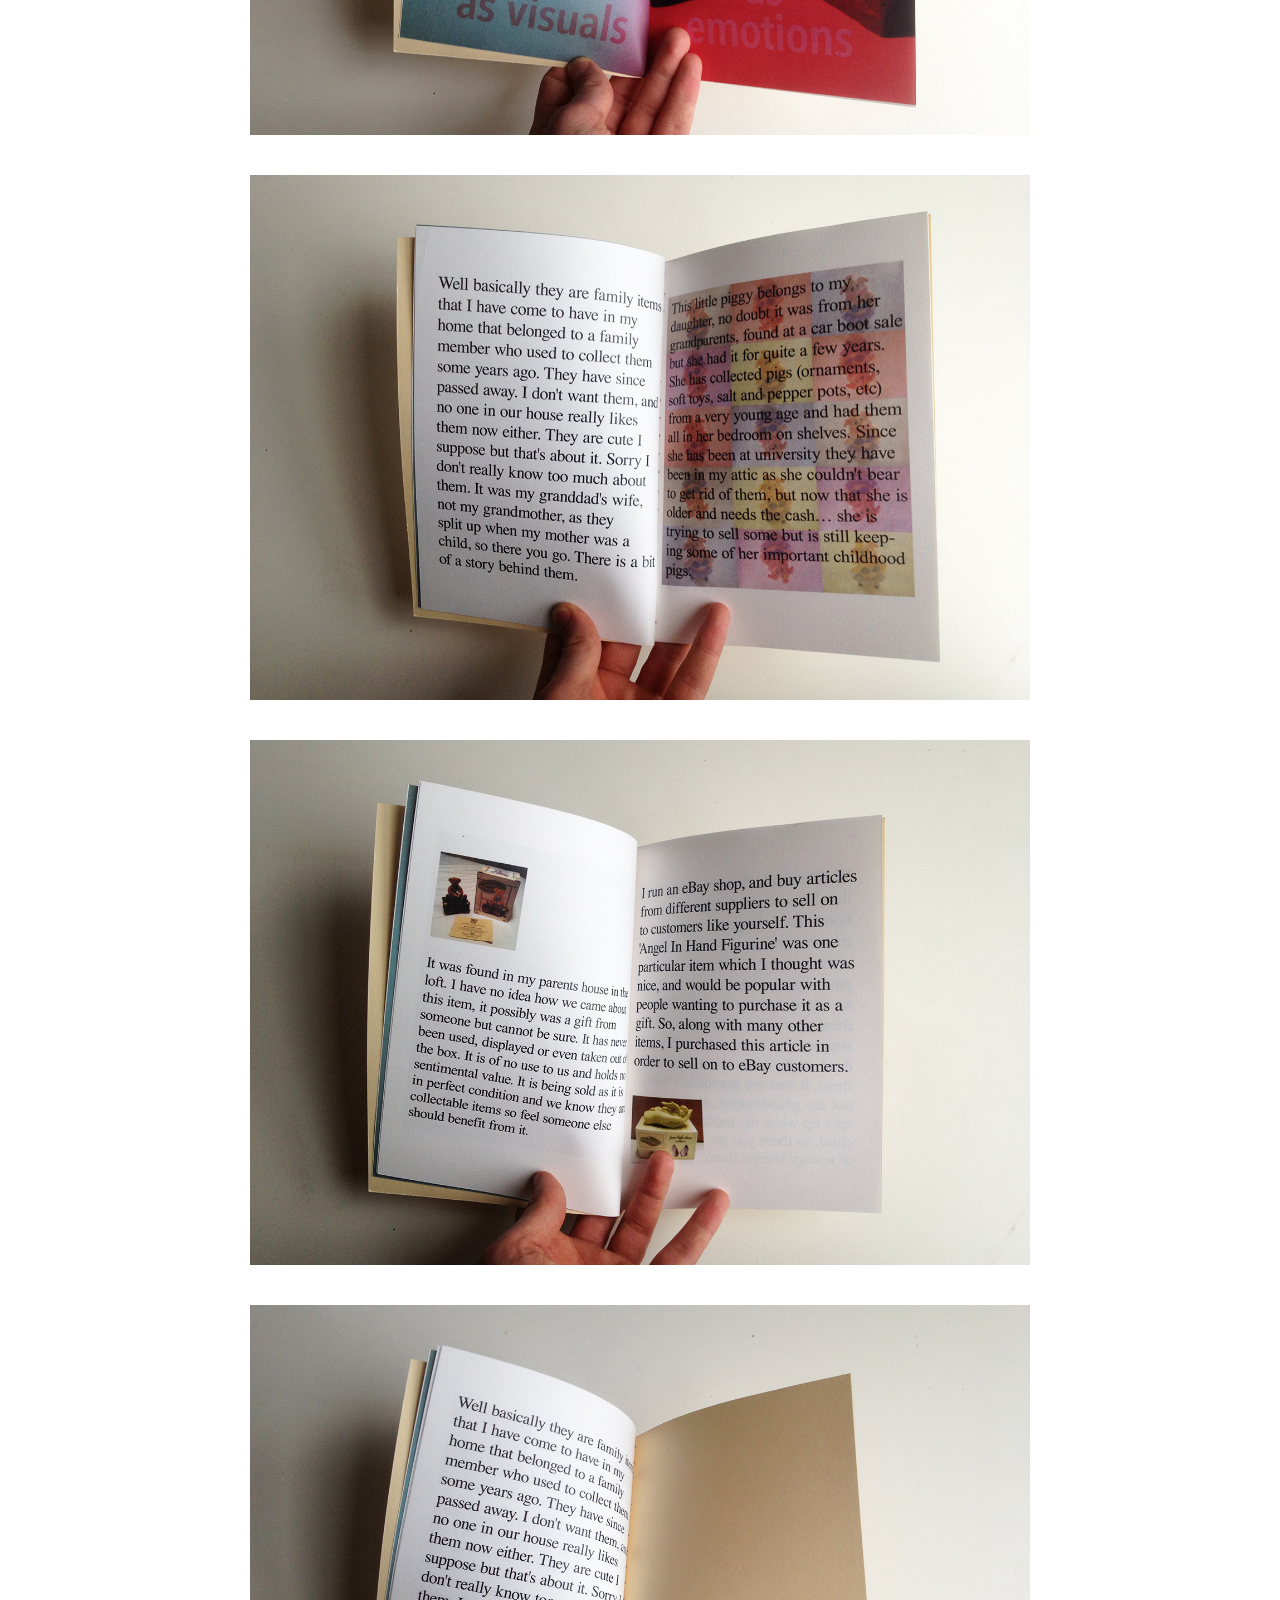
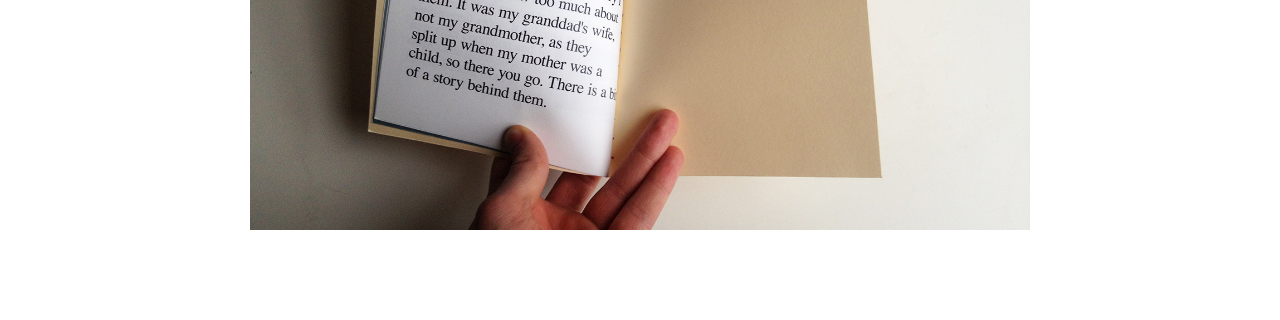
<file: work/foundobject/index.html>
<!DOCTYPE html>
<html>
<head>
	<meta charset="utf-8">
	<title>This is “Found Object”</title>
	<meta name="viewport" content="width=device-width, initial-scale=1.0, maximum-scale=1.0, user-scalable=0"/>
	
	<link type="text/css" rel="stylesheet" href="http://fast.fonts.net/cssapi/22e67cd0-7325-48af-9e67-ef610ac6d065.css"/>
	<link rel="stylesheet" href="../../style.css"/>
</head>
<body class="project">
	<main>
		<div class="wrapper">
		<h1><a href="../../">This is “Found Object”</a></h1>
		</div>
	</main>
	<ul class="project-items">
	<div class="wrapper">
		<span class="emoji-center">:gift:</span>
		<li class="project-intro">

			<p>Graphical representation of a given object. A play on associations with heaven and hell. The book explores the emotional side of objects through stories gathered from customers on eBay.</p>
		</li>
		<li><img src="../images/foundobject1/1.jpg"/></li>
		<li><img src="../images/foundobject1/2.jpg"/></li>
		<li><img src="../images/foundobject1/3.jpg"/></li>
		<li><img src="../images/foundobject1/4.jpg"/></li>
		<li><img src="../images/foundobject1/5.jpg"/></li>
		<li><img src="../images/foundobject1/6.jpg"/></li>
		<li><img src="../images/foundobject1/7.jpg"/></li>
		<li><img src="../images/foundobject1/8.jpg"/></li>
	</div>
	</ul>

<script src="http://code.jquery.com/jquery-2.1.1.min.js"></script>
<script src="../../js/emojify.js"></script>
<script src="../../js/site.js"></script>
<script type="text/javascript">

  var _gaq = _gaq || [];
  _gaq.push(['_setAccount', 'UA-28415989-1']);
  _gaq.push(['_trackPageview']);

  (function() {
    var ga = document.createElement('script'); ga.type = 'text/javascript'; ga.async = true;
    ga.src = ('https:' == document.location.protocol ? 'https://ssl' : 'http://www') + '.google-analytics.com/ga.js';
    var s = document.getElementsByTagName('script')[0]; s.parentNode.insertBefore(ga, s);
  })();

</script>
</body>
</html>
</file>
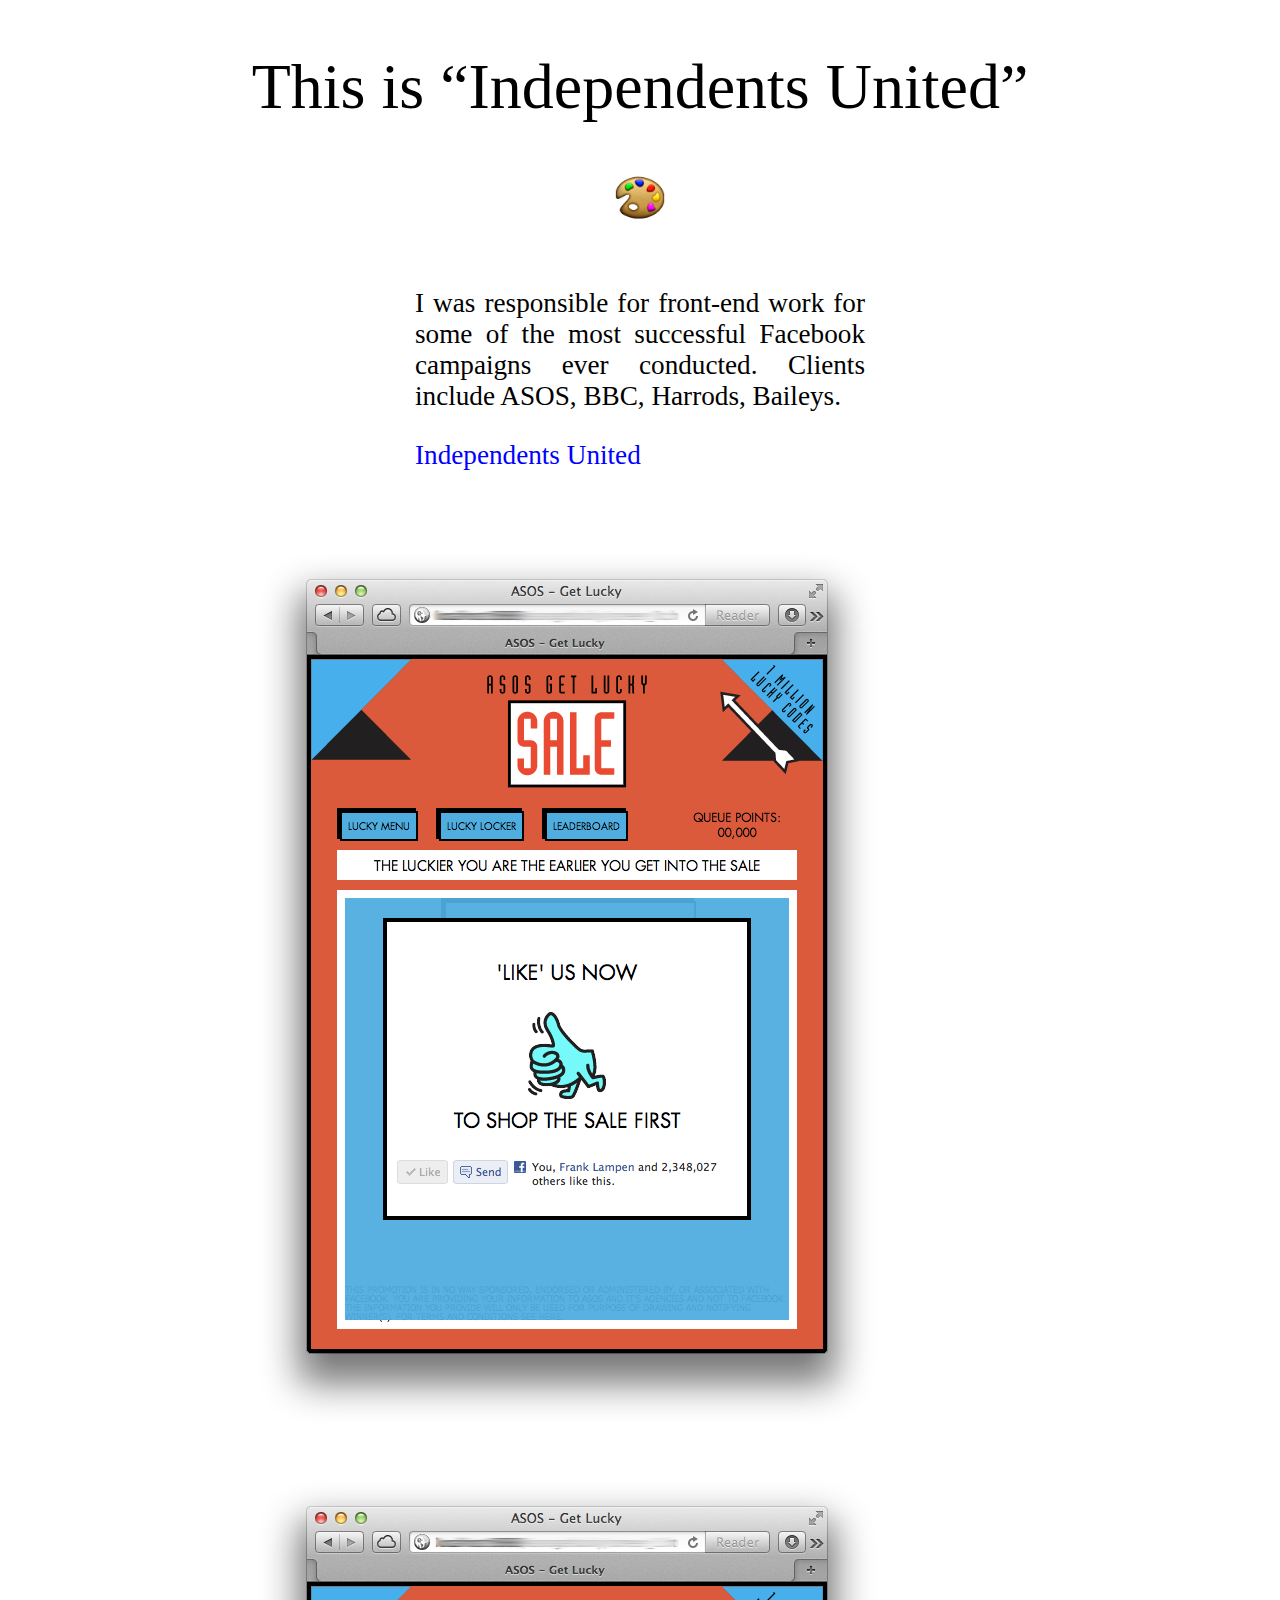
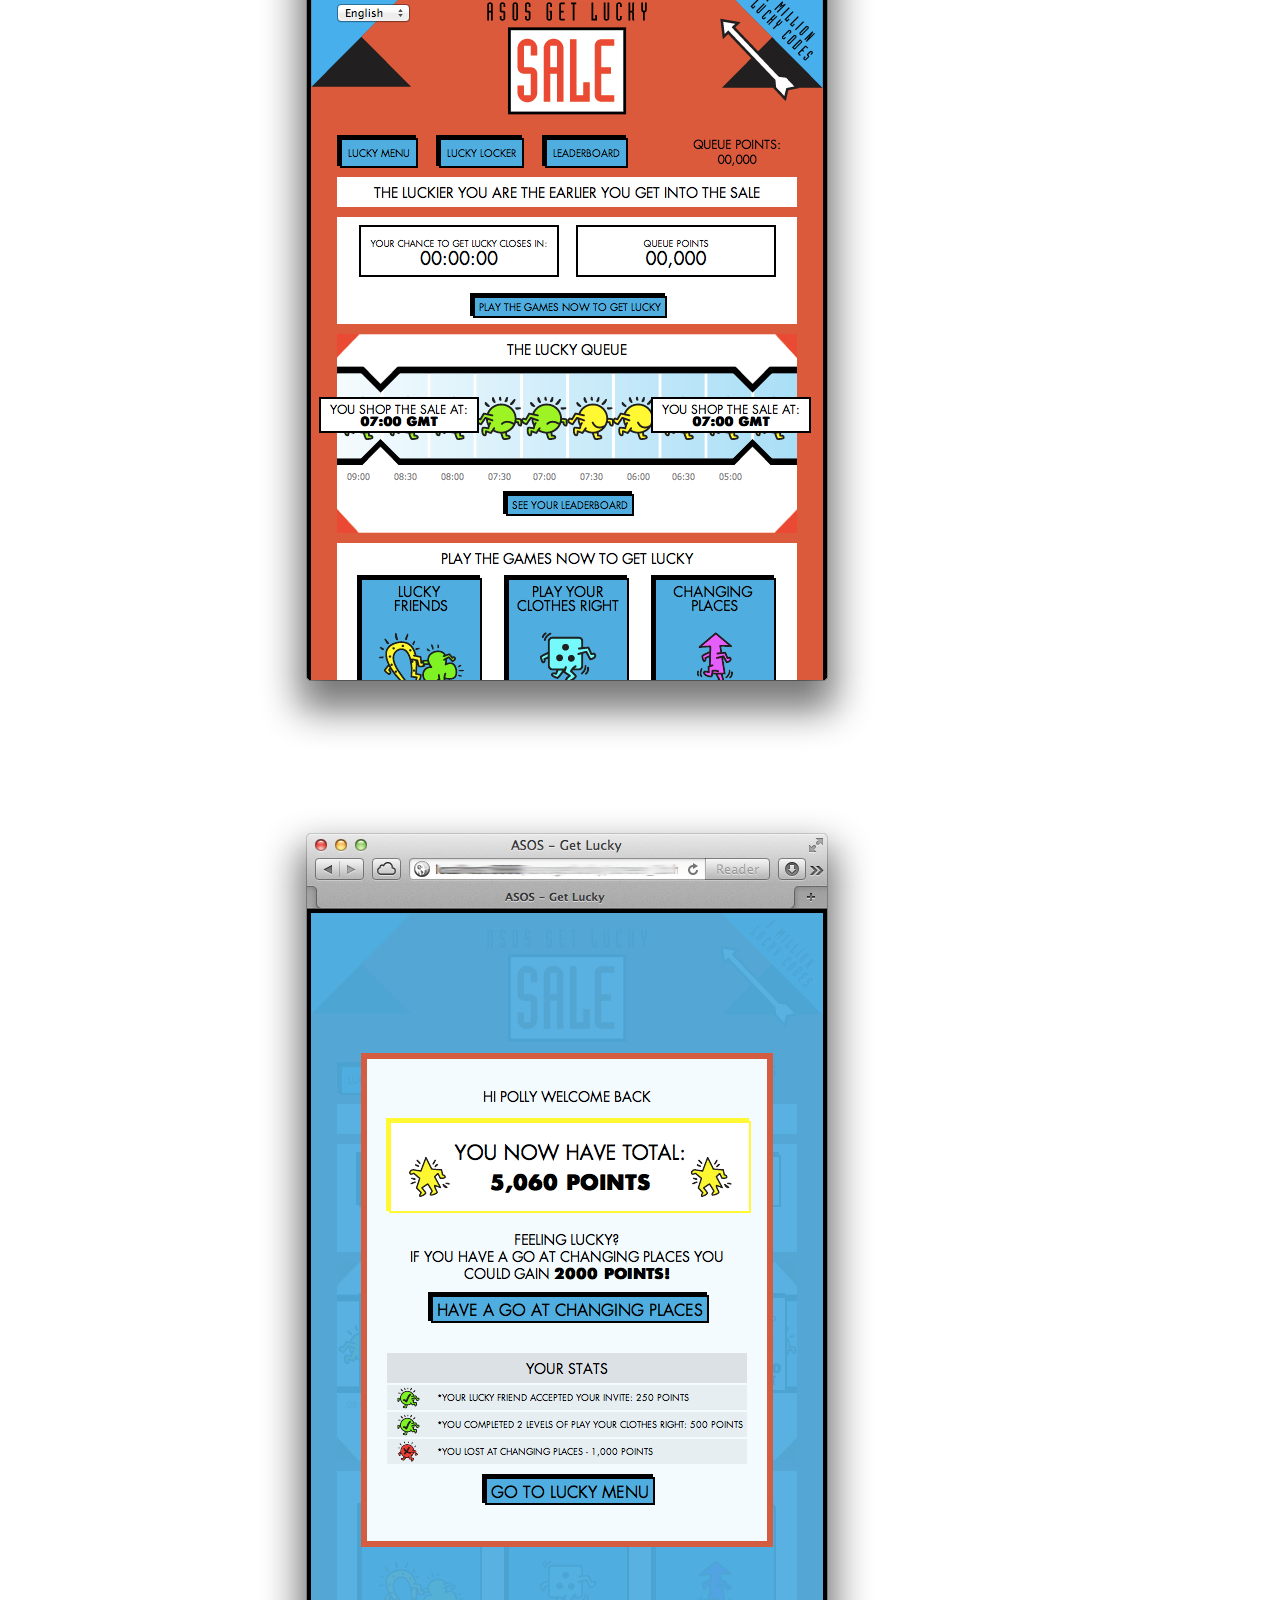
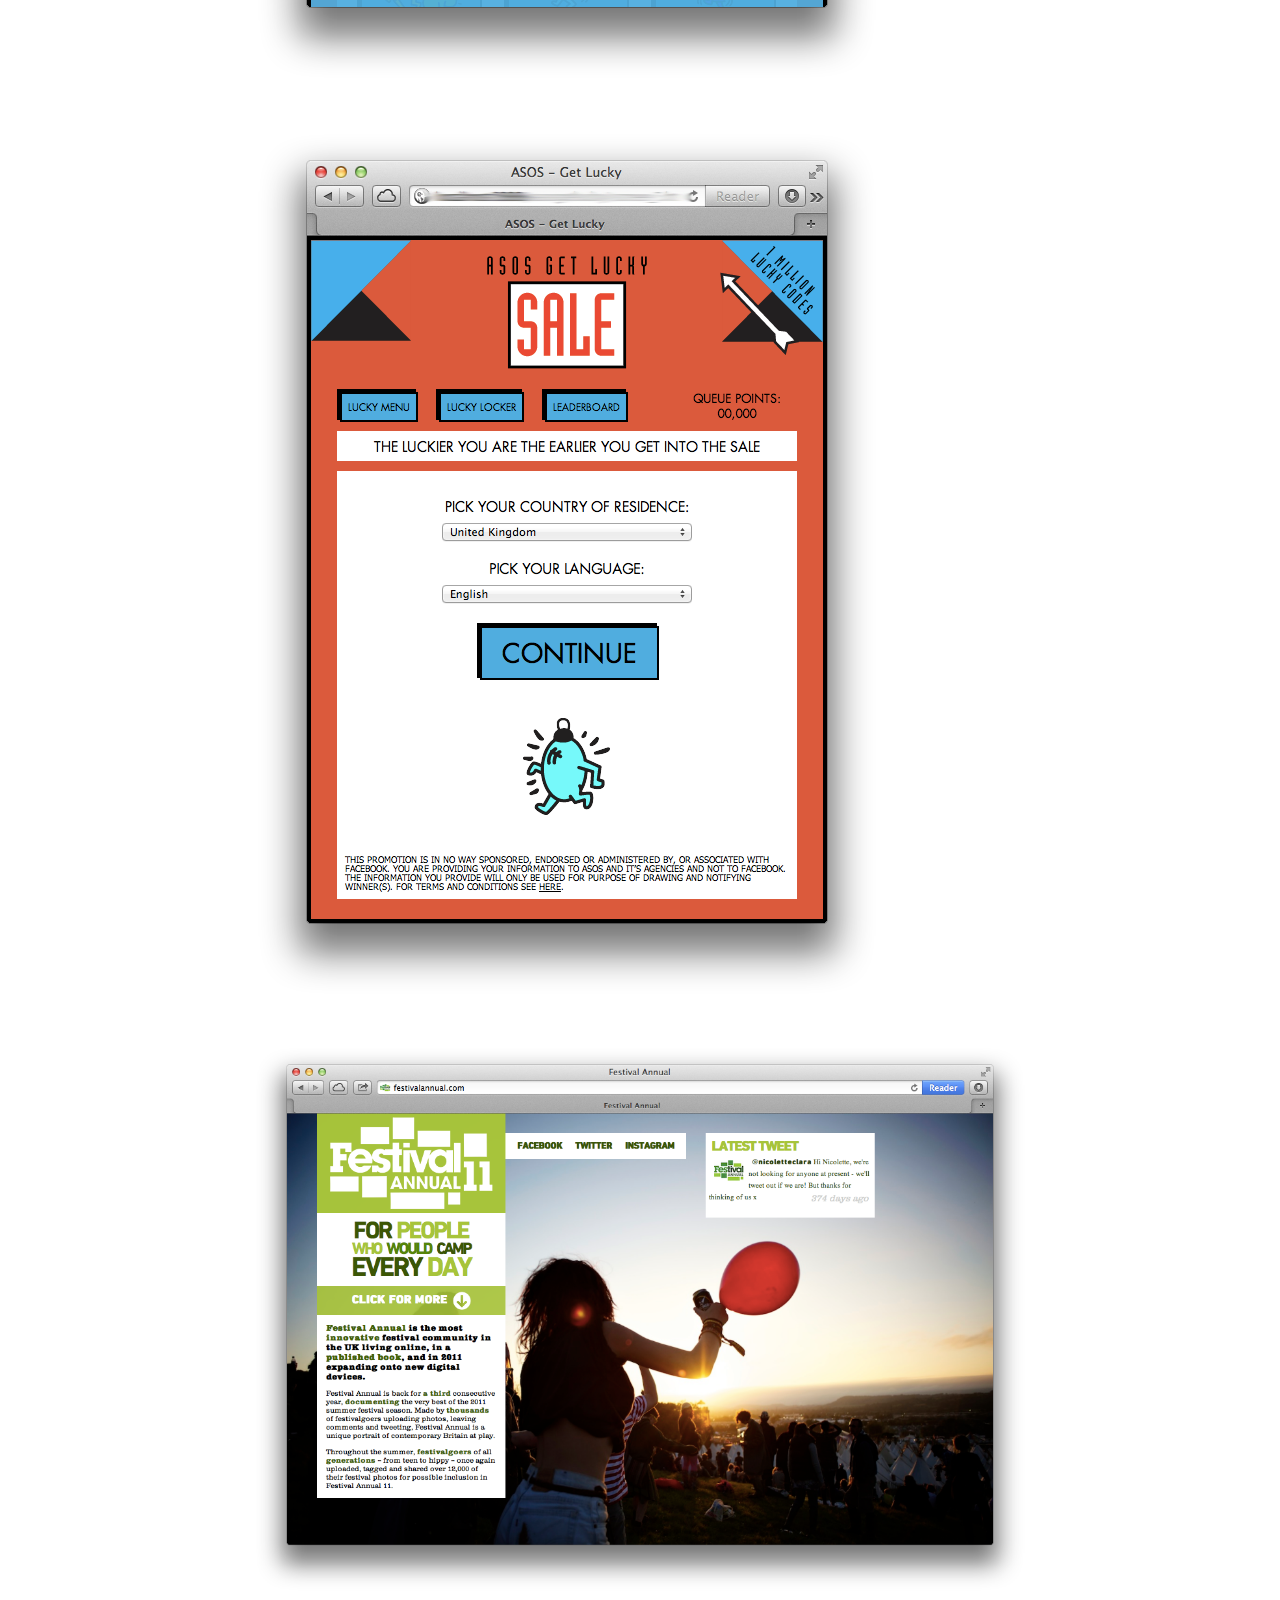
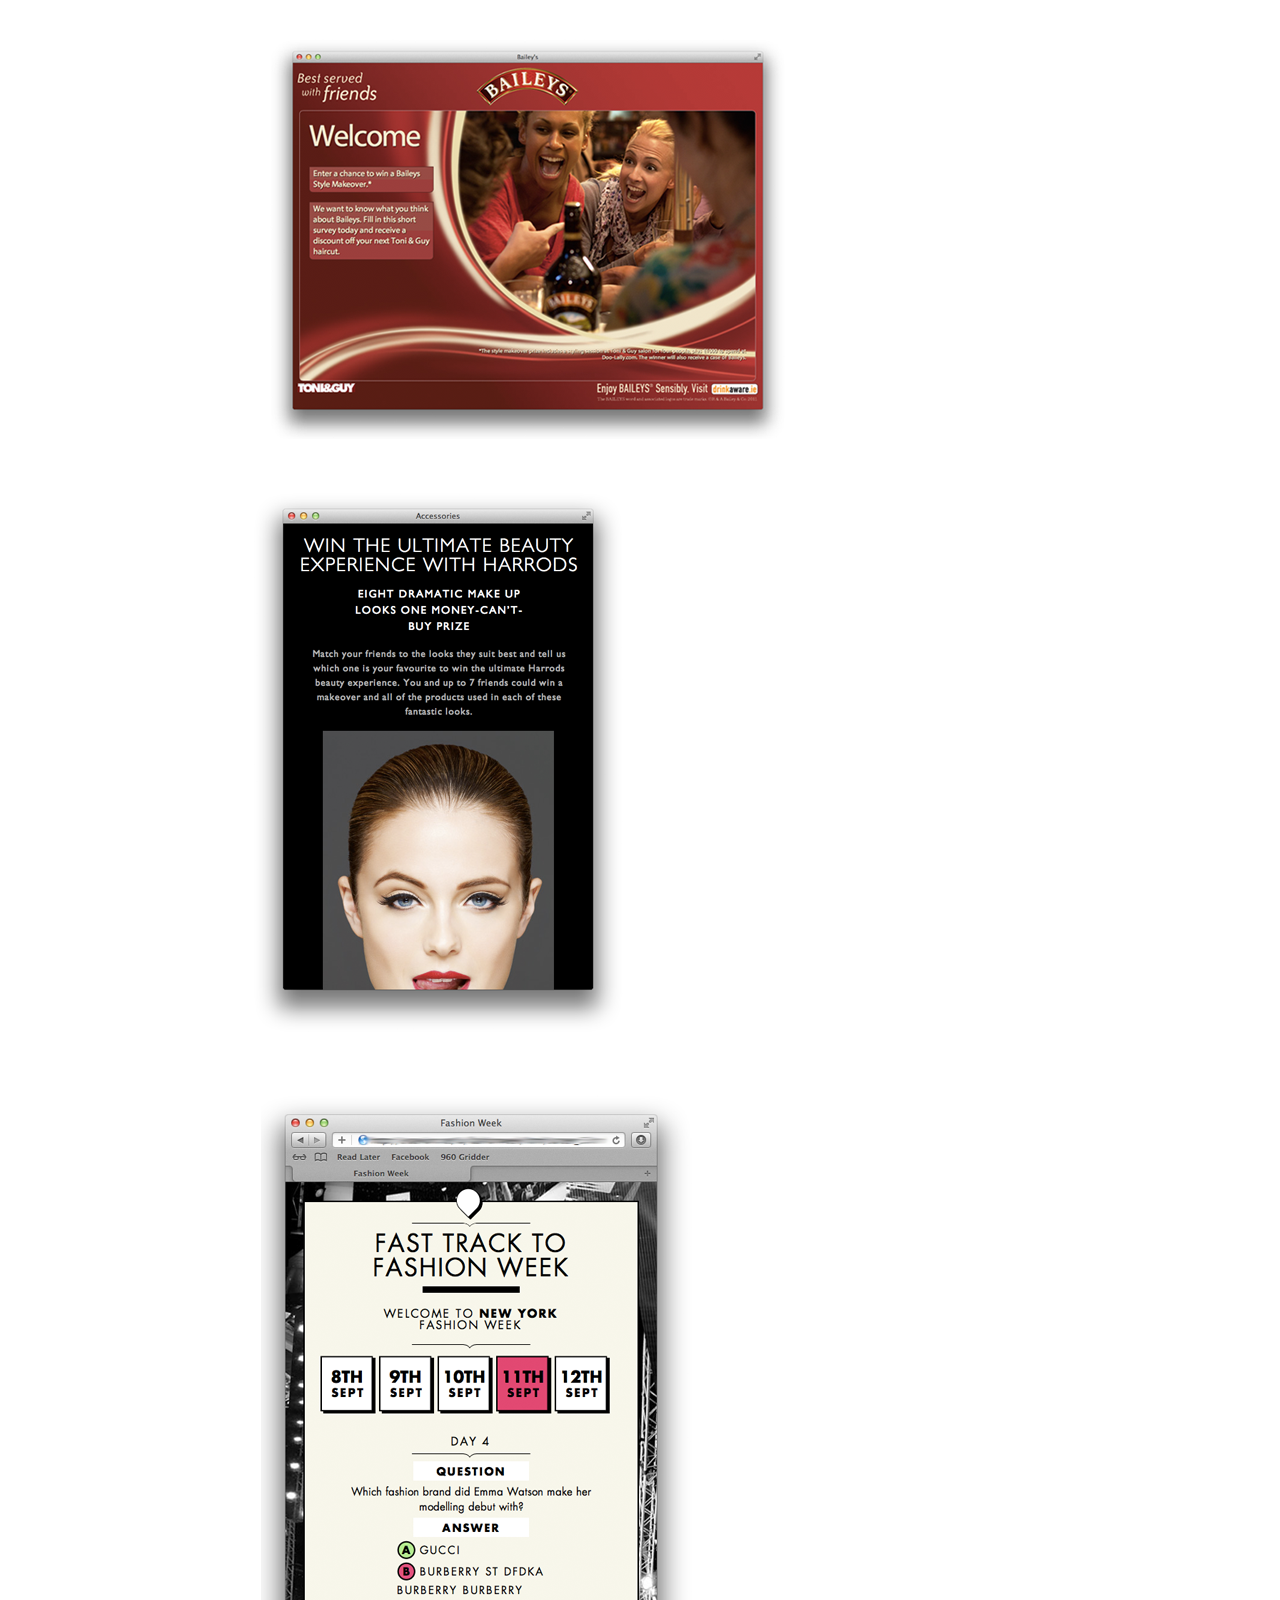
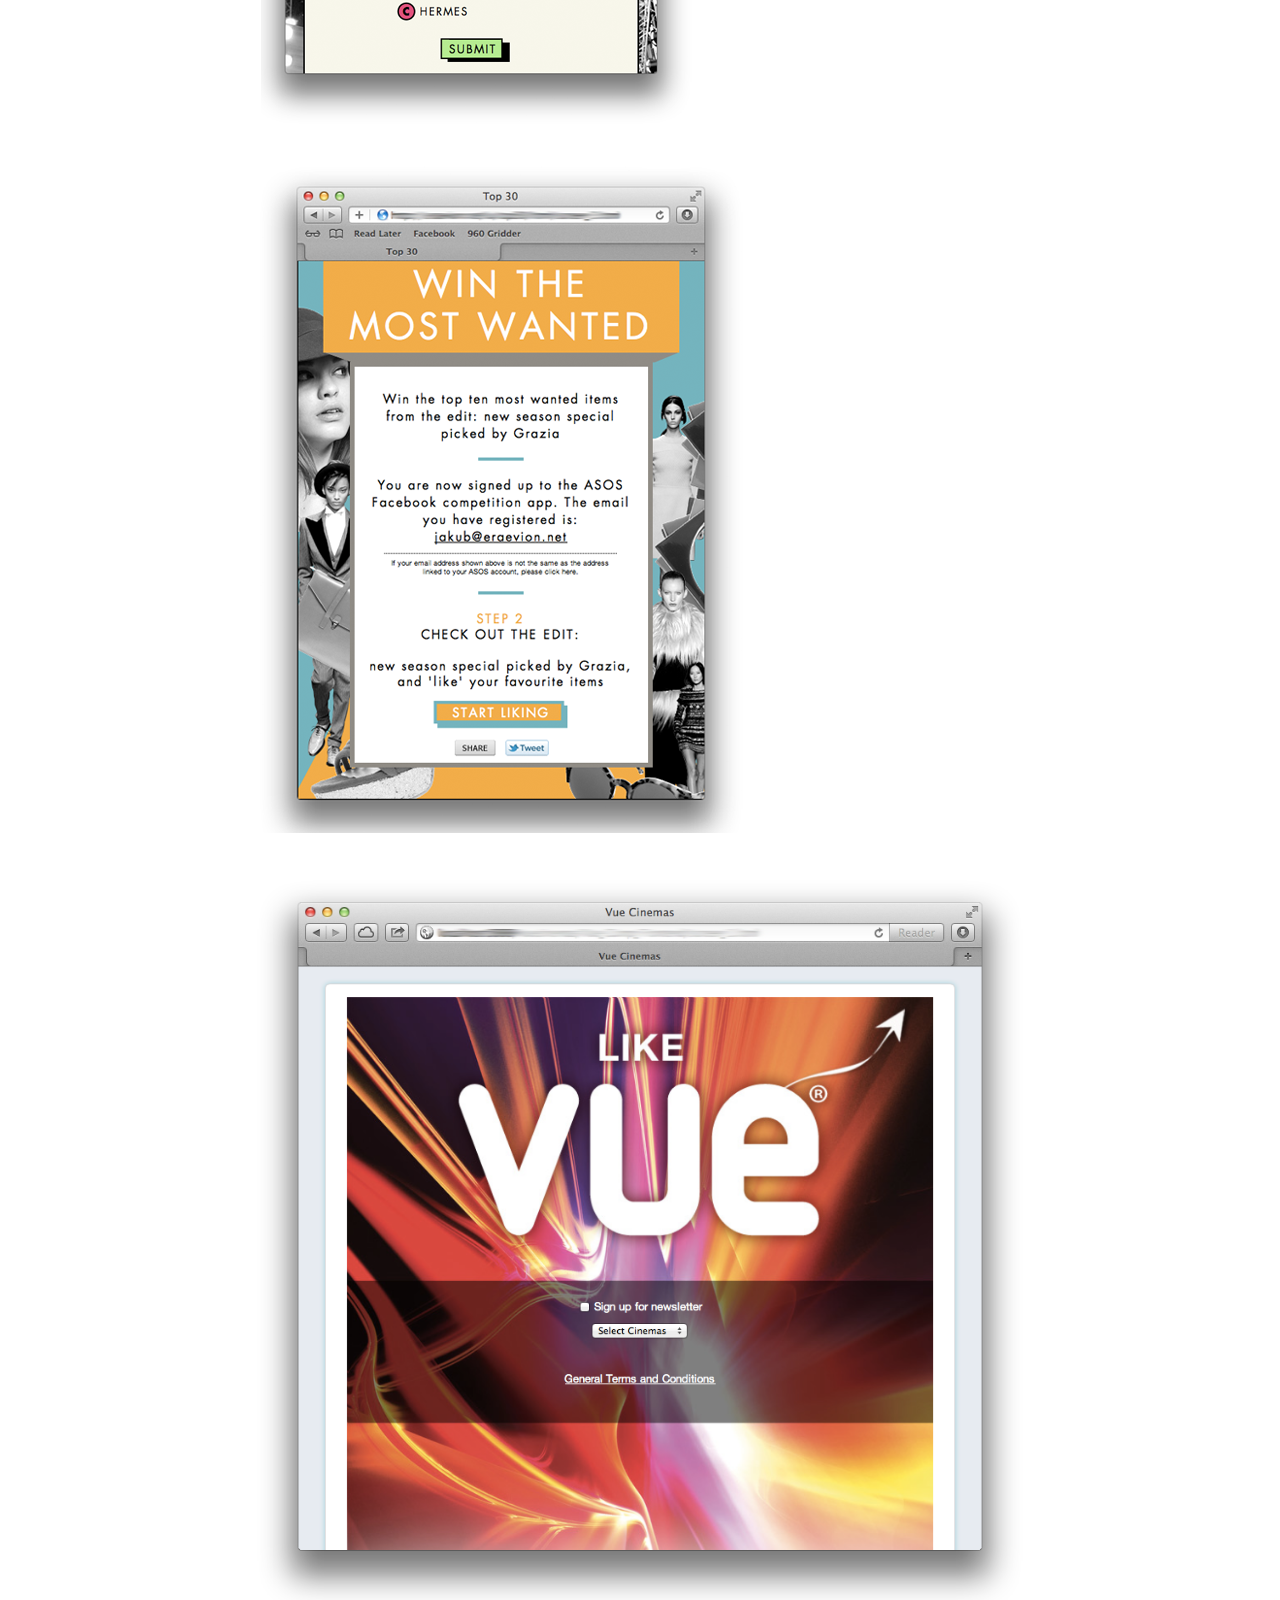
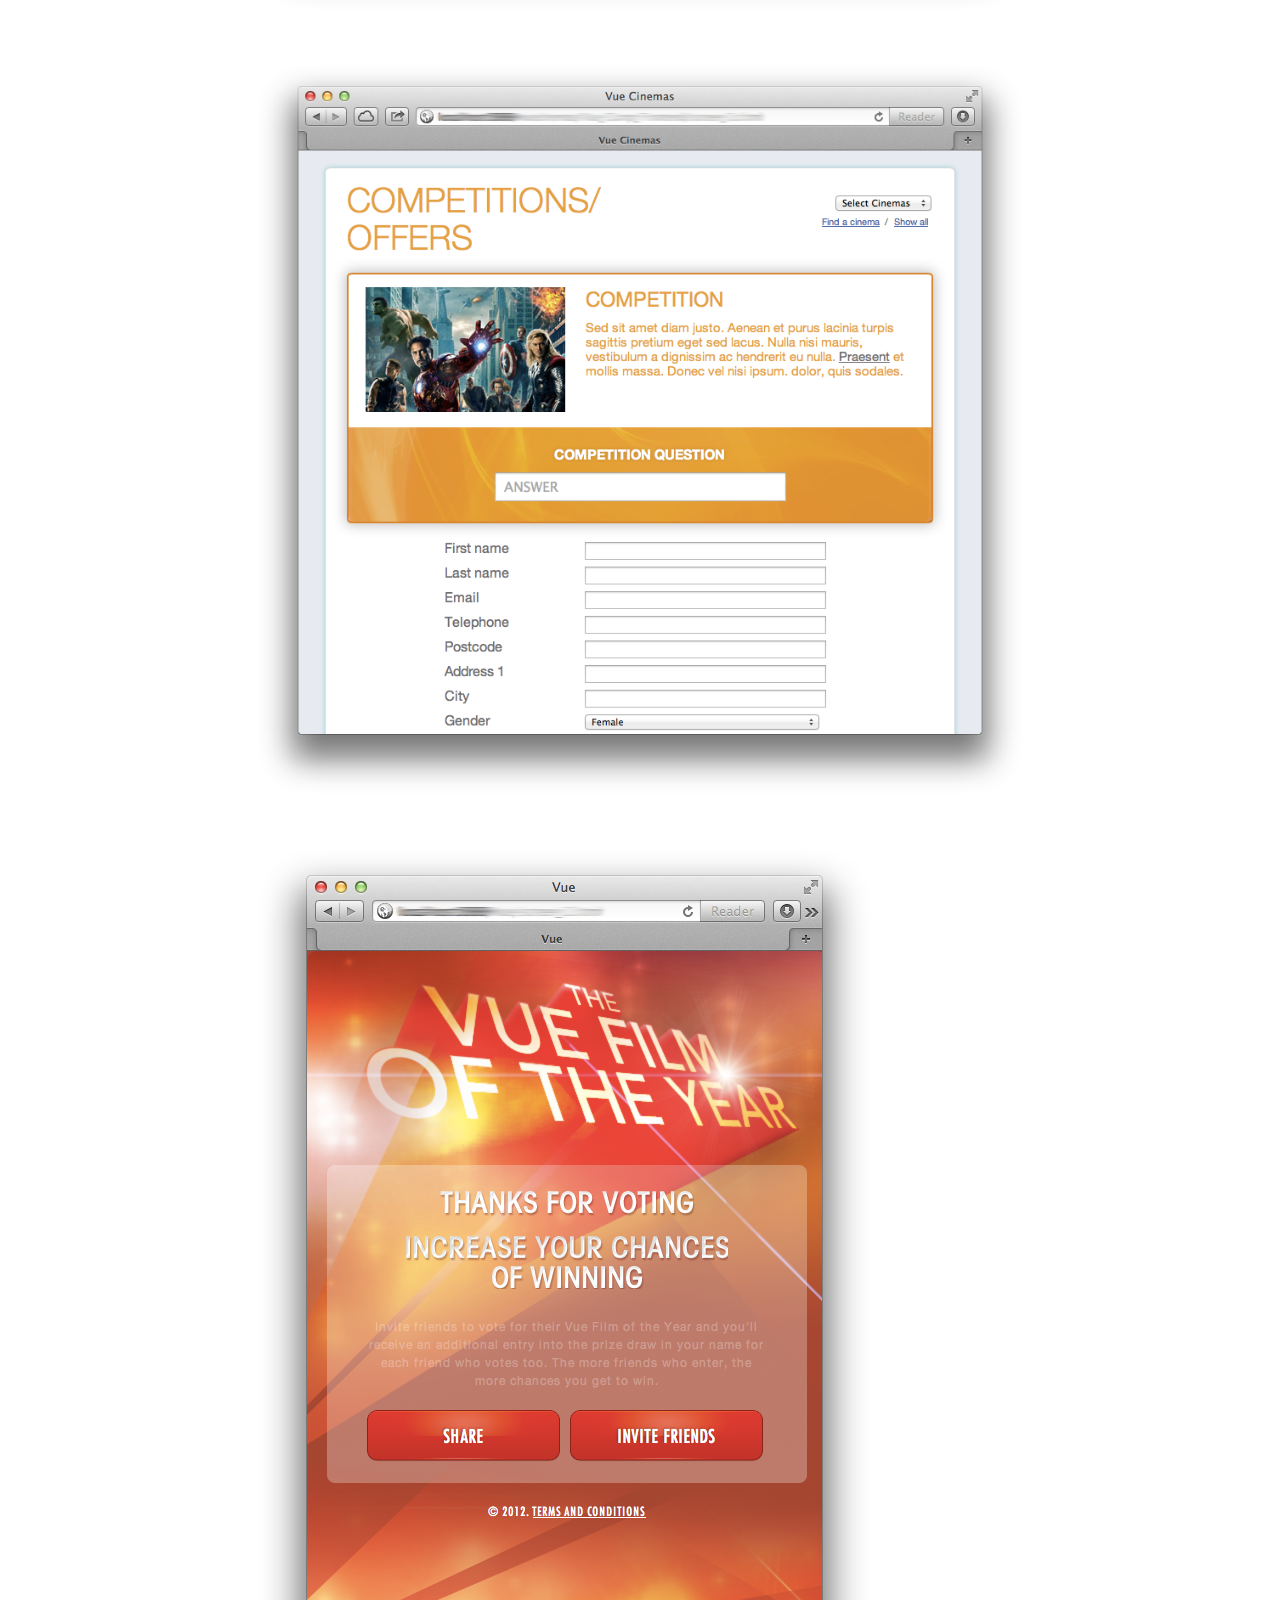
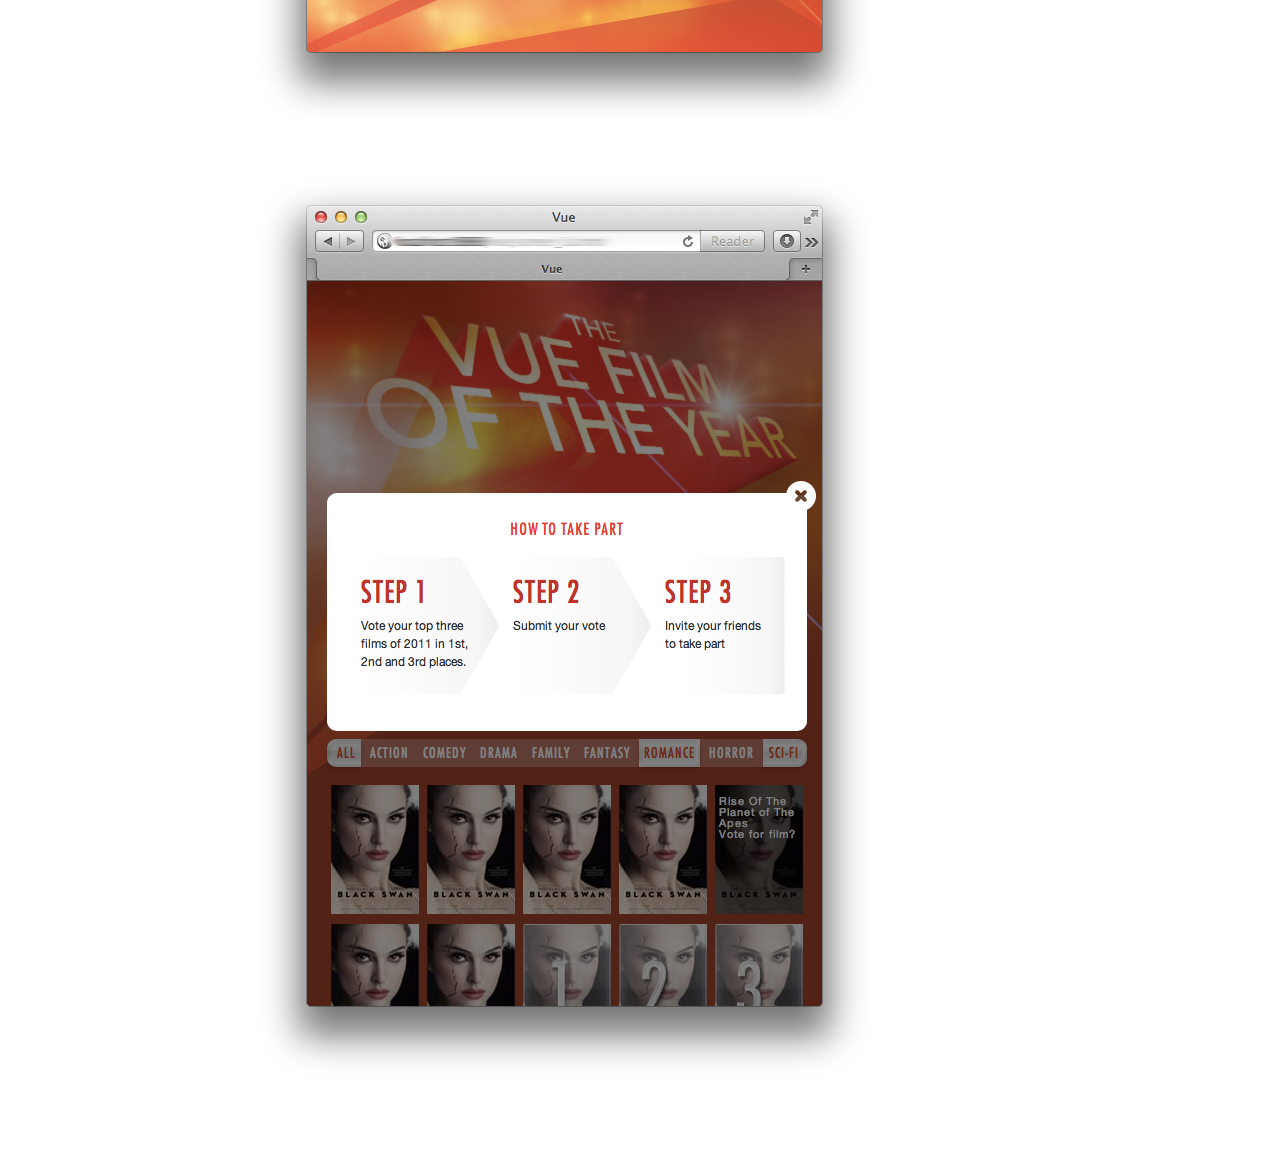
<file: work/iu/index.html>
<!DOCTYPE html>
<html>
<head>
	<meta charset="utf-8">
	<title>This is “Independents United”</title>
	<meta name="viewport" content="width=device-width, initial-scale=1.0, maximum-scale=1.0, user-scalable=0"/>
	
	<link type="text/css" rel="stylesheet" href="http://fast.fonts.net/cssapi/22e67cd0-7325-48af-9e67-ef610ac6d065.css"/>
	<link rel="stylesheet" href="../../style.css"/>
</head>
<body class="project">
	<main>
		<div class="wrapper">
		<h1><a href="../../">This is “Independents United”</a></h1>
		</div>
	</main>
	<ul class="project-items">
	<div class="wrapper">
		<span class="emoji-center">:art:</span>
		<li class="project-intro">
			<p>I was responsible for front-end work for some of the most successful Facebook campaigns ever conducted. Clients include ASOS, BBC, Harrods, Baileys. </p>
			<p><a href="http://iu-hq.com" class="button">Independents United</a></p>
		</li>
		<li><img src="../images/iu/iu-1.png"/></li>
		<li><img src="../images/iu/iu-2.png"/></li>
		<li><img src="../images/iu/iu-3.png"/></li>
		<li><img src="../images/iu/iu-4.png"/></li>
		<li><img src="../images/iu/iu-5.png"/></li>
		<li><img src="../images/iu/iu-6.png"/></li>
		<li><img src="../images/iu/iu-7.png"/></li>
		<li><img src="../images/iu/iu-8.png"/></li>
		<li><img src="../images/iu/iu-9.png"/></li>
		<li><img src="../images/iu/iu-10.png"/></li>
		<li><img src="../images/iu/iu-11.png"/></li>
		<li><img src="../images/iu/iu-12.png"/></li>
		<li><img src="../images/iu/iu-13.png"/></li>
	</div>
	</ul>

<script src="http://code.jquery.com/jquery-2.1.1.min.js"></script>
<script src="../../js/emojify.js"></script>
<script src="../../js/site.js"></script>
<script type="text/javascript">

  var _gaq = _gaq || [];
  _gaq.push(['_setAccount', 'UA-28415989-1']);
  _gaq.push(['_trackPageview']);

  (function() {
    var ga = document.createElement('script'); ga.type = 'text/javascript'; ga.async = true;
    ga.src = ('https:' == document.location.protocol ? 'https://ssl' : 'http://www') + '.google-analytics.com/ga.js';
    var s = document.getElementsByTagName('script')[0]; s.parentNode.insertBefore(ga, s);
  })();

</script>
</body>
</html>
</file>
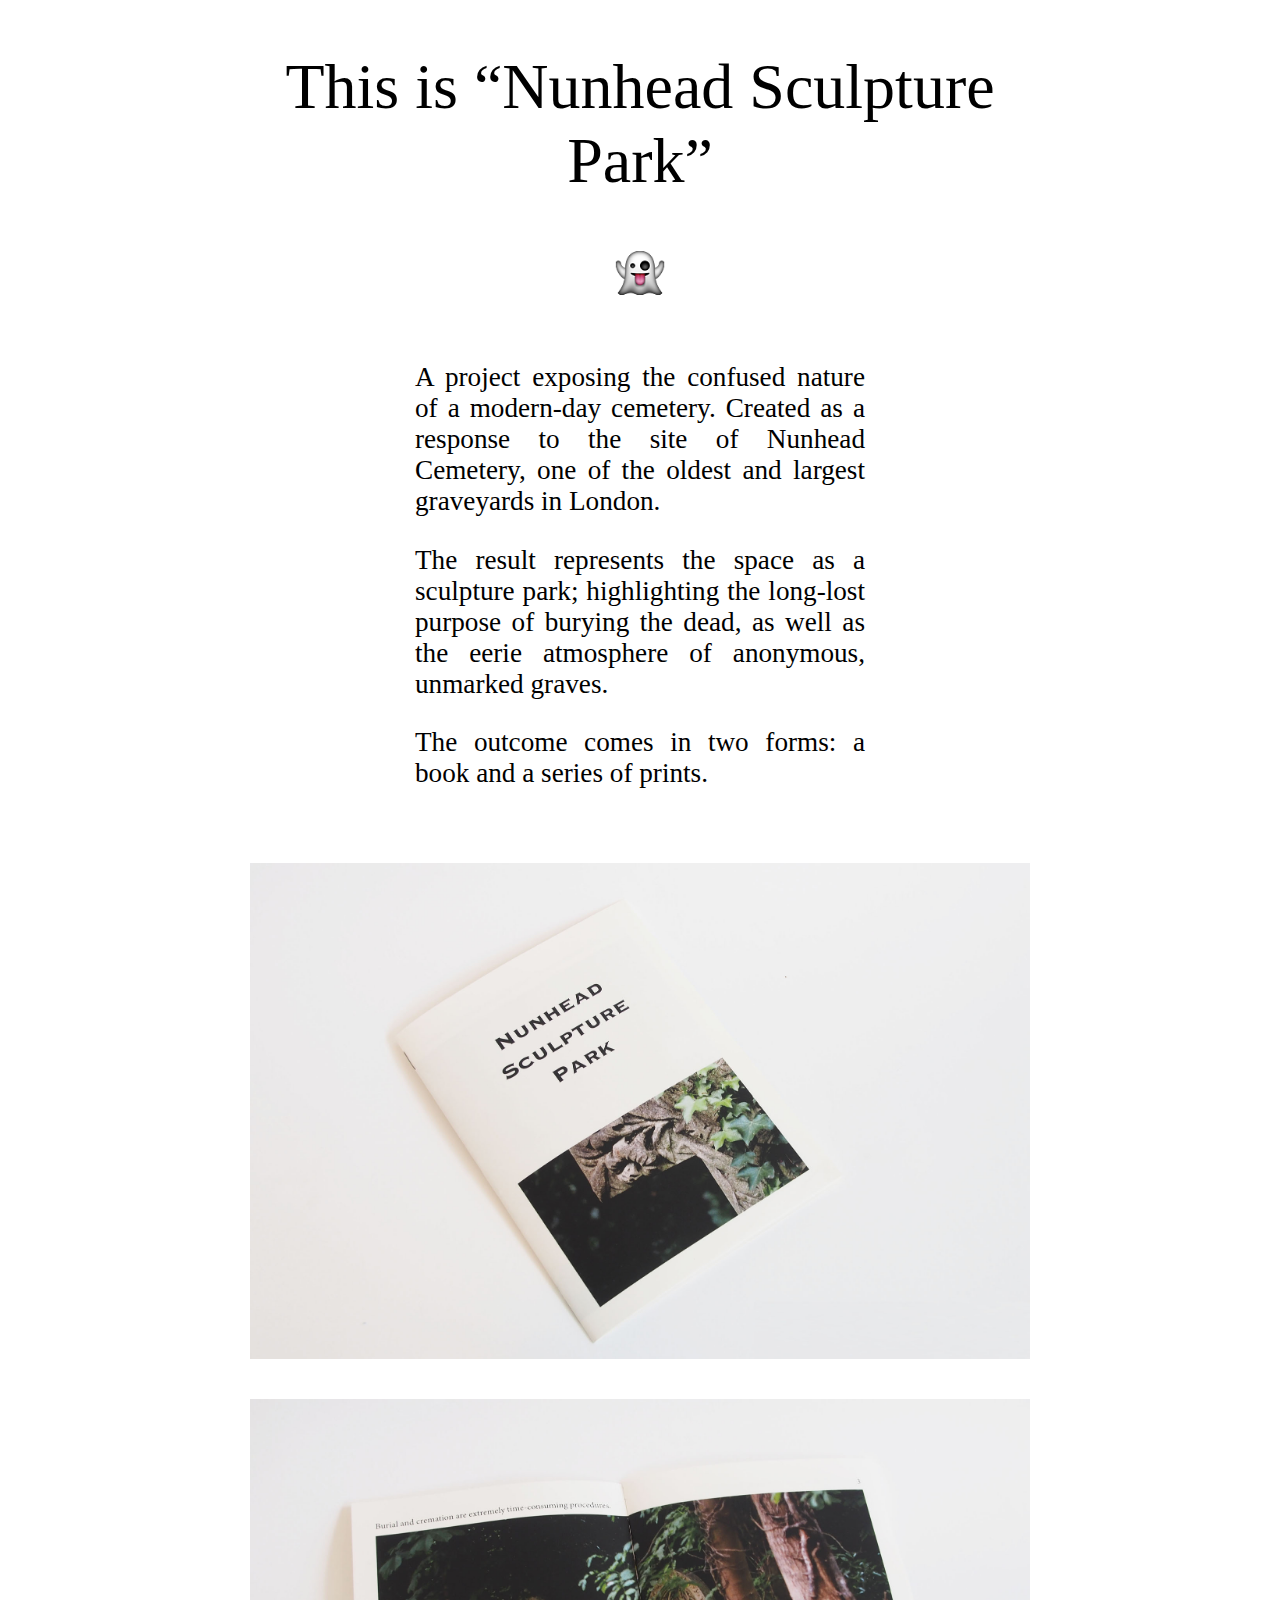
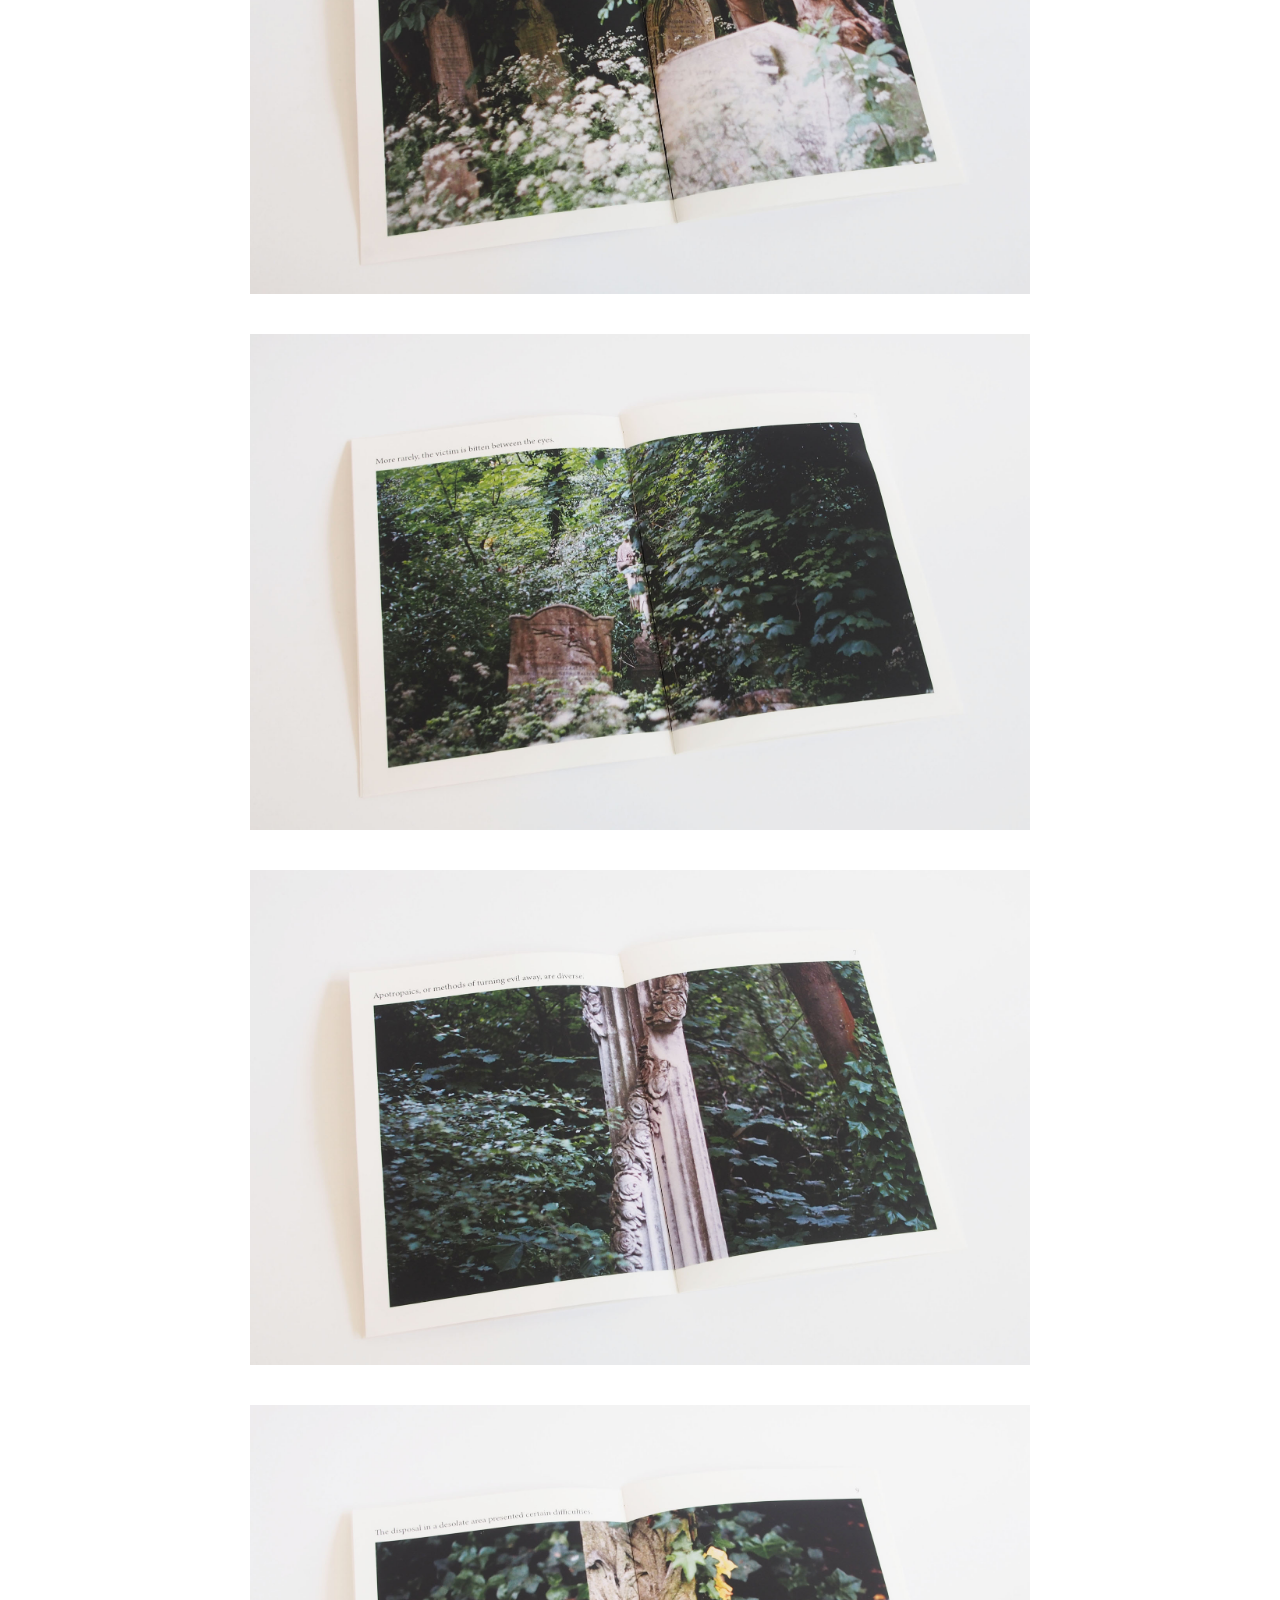
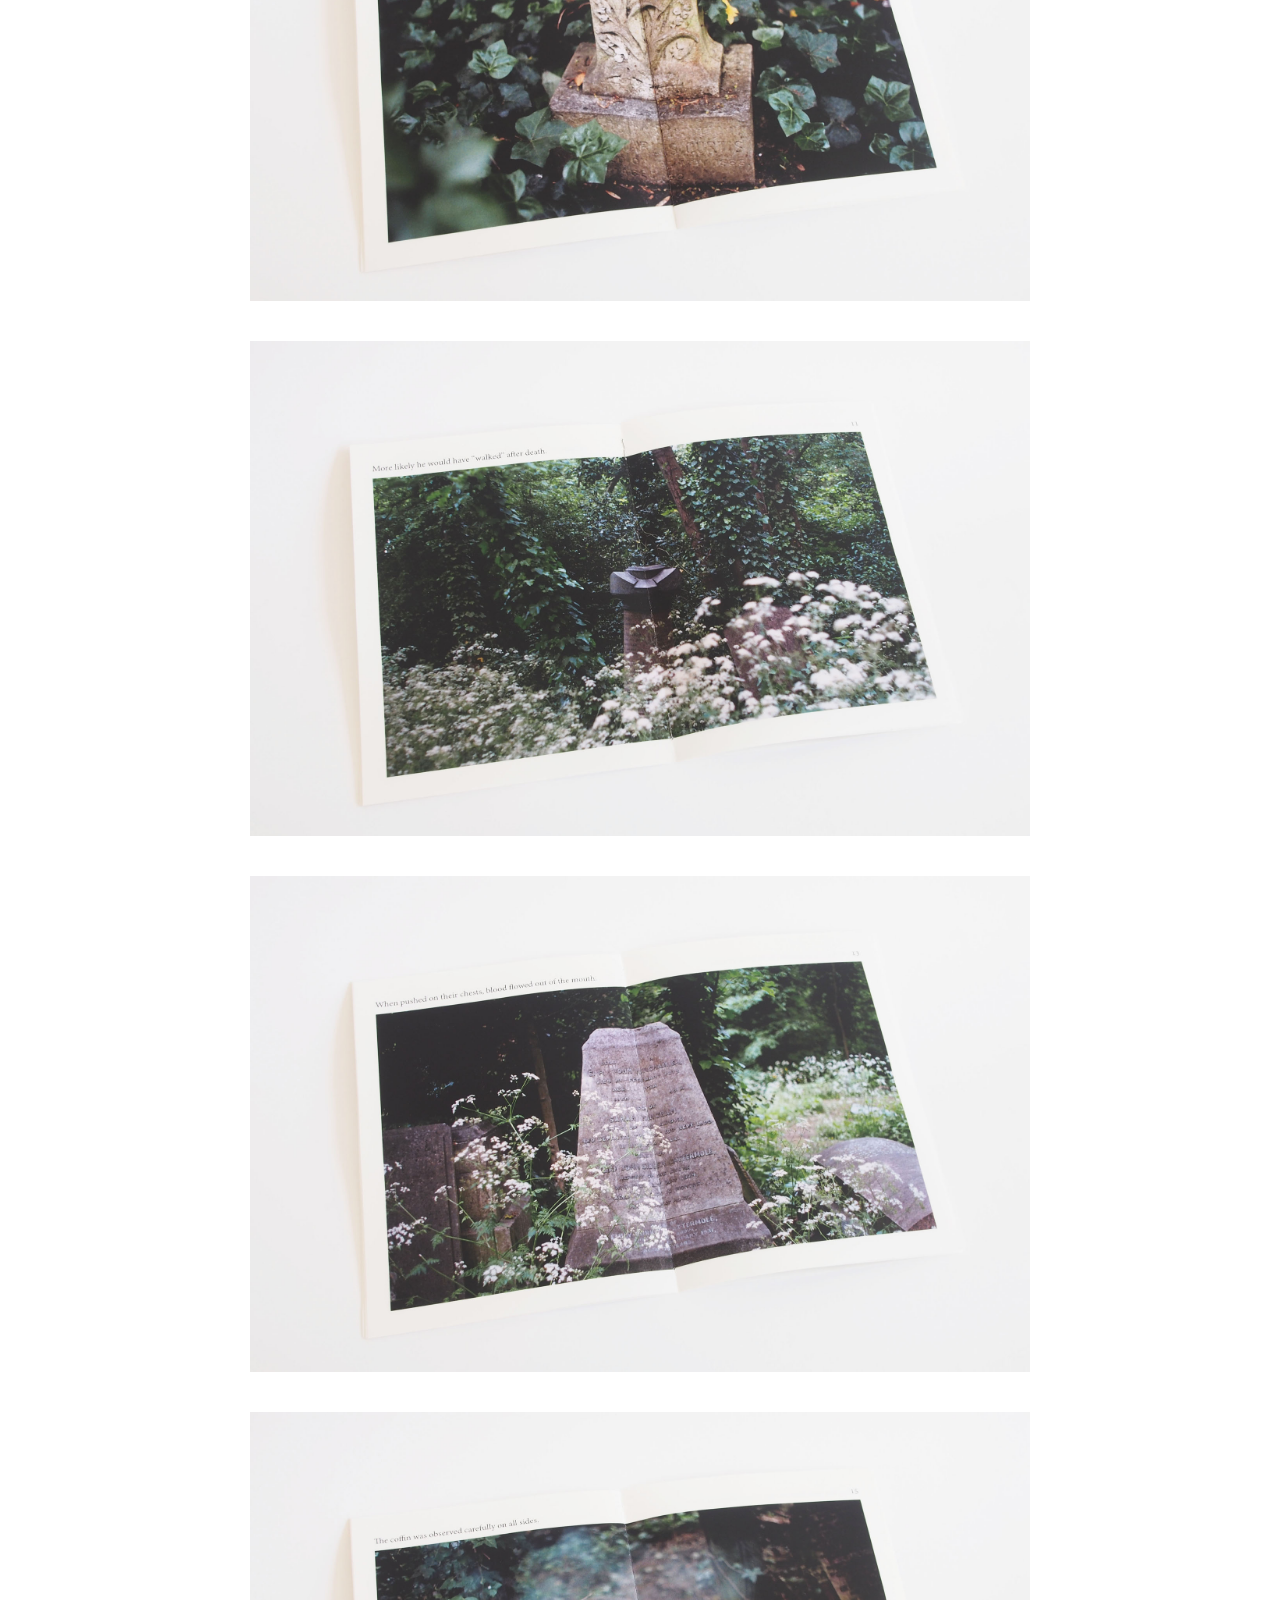
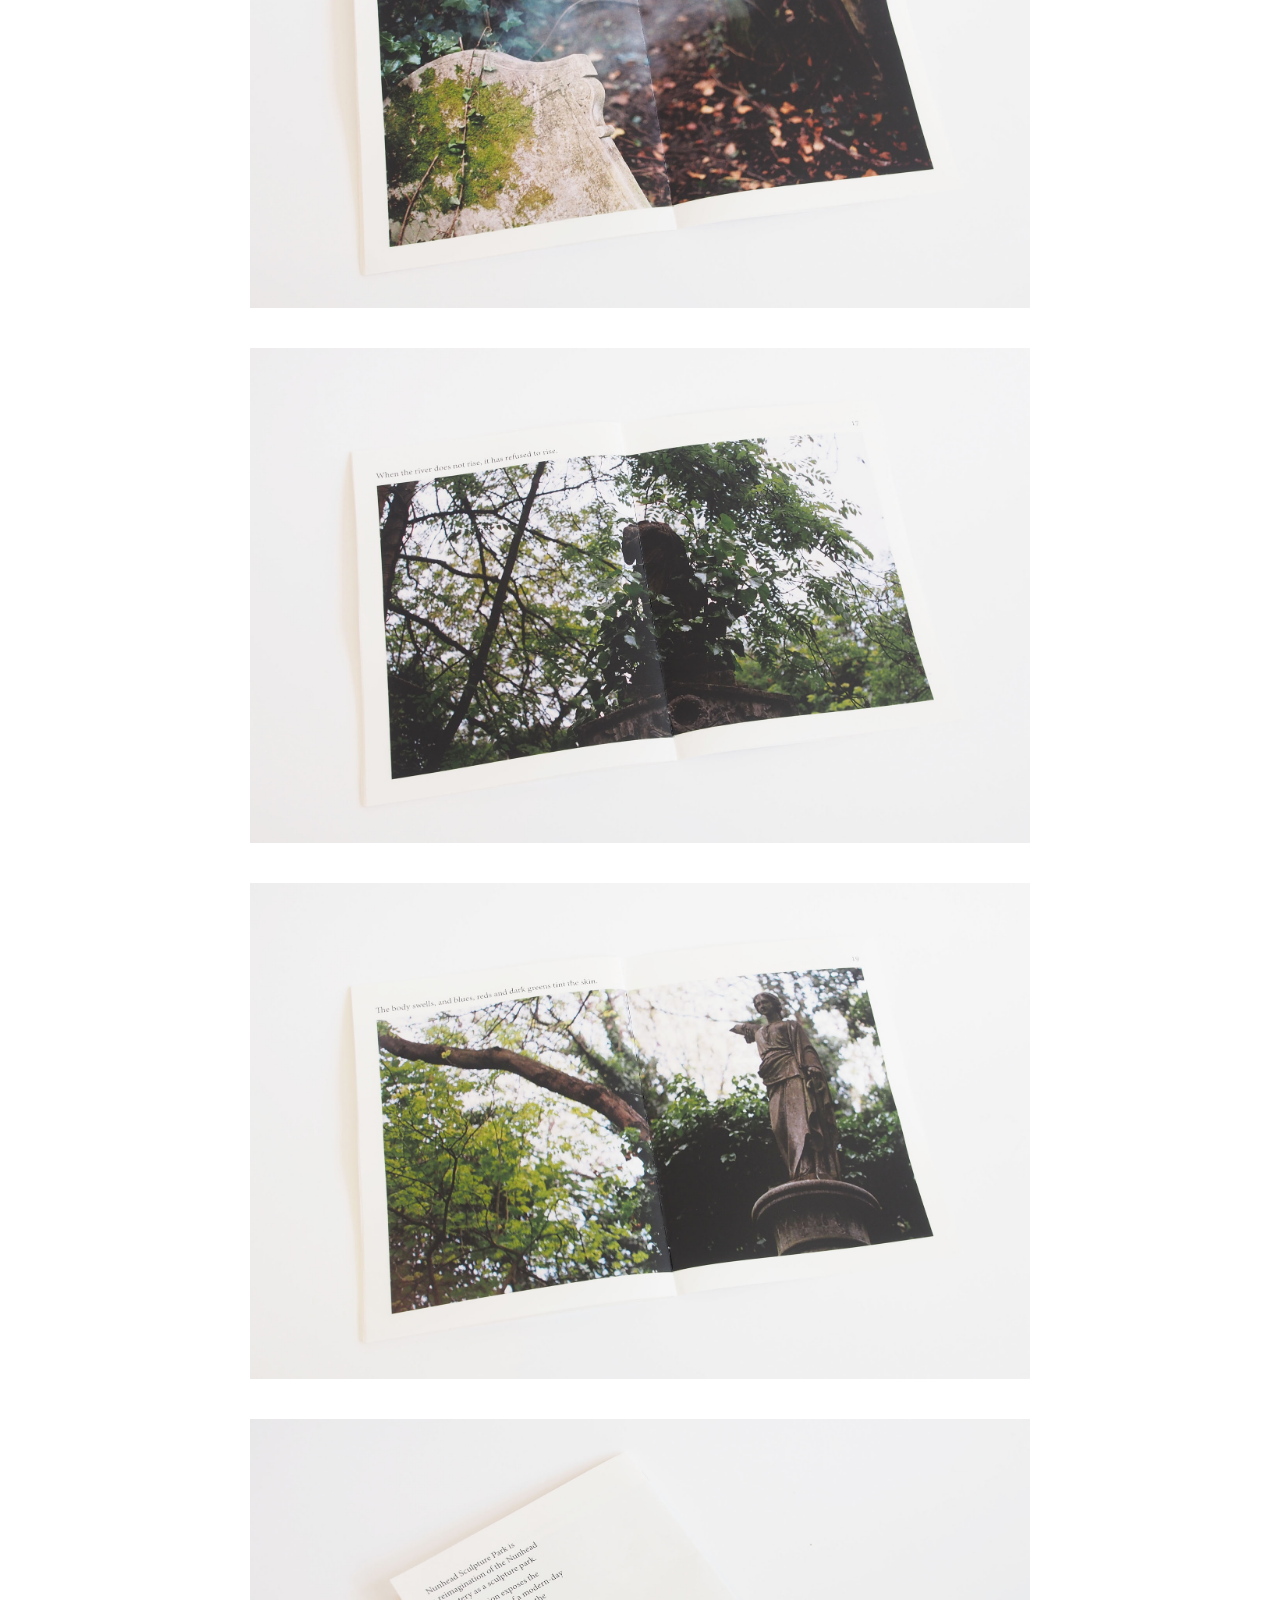
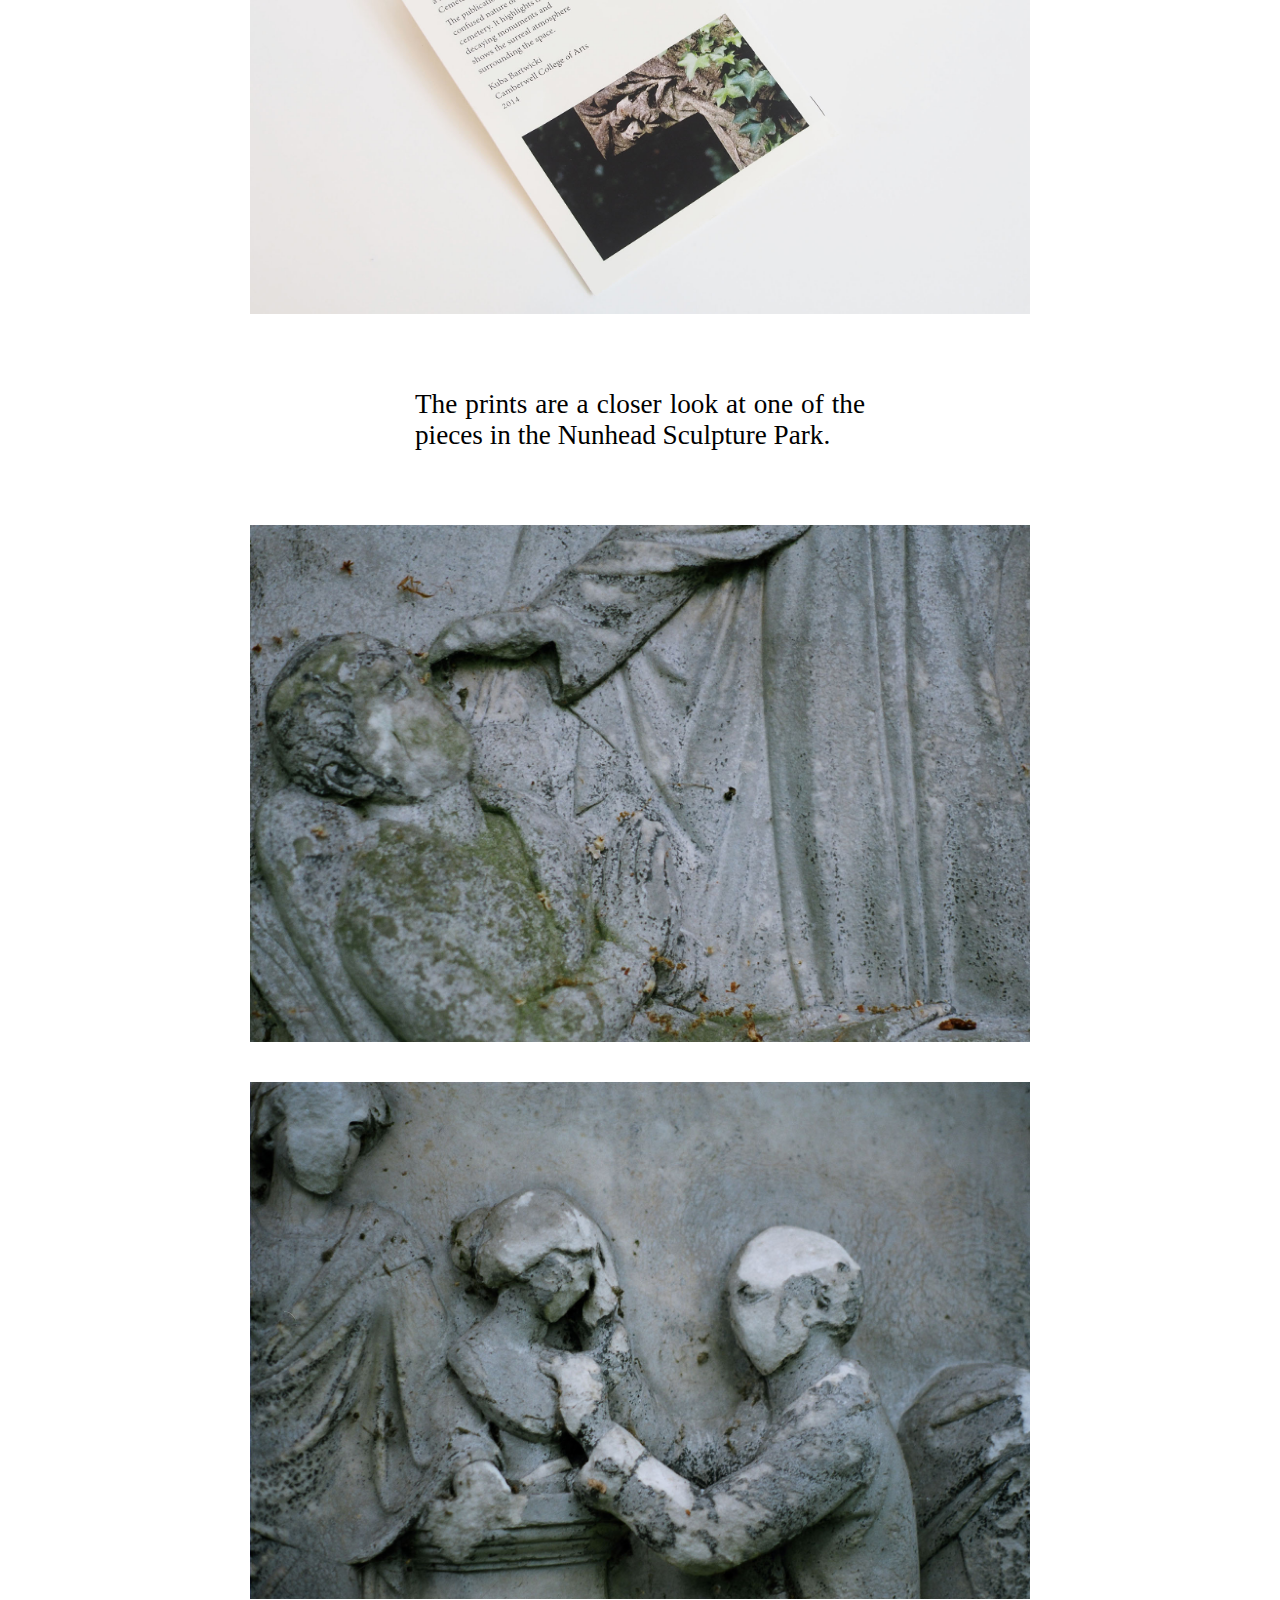
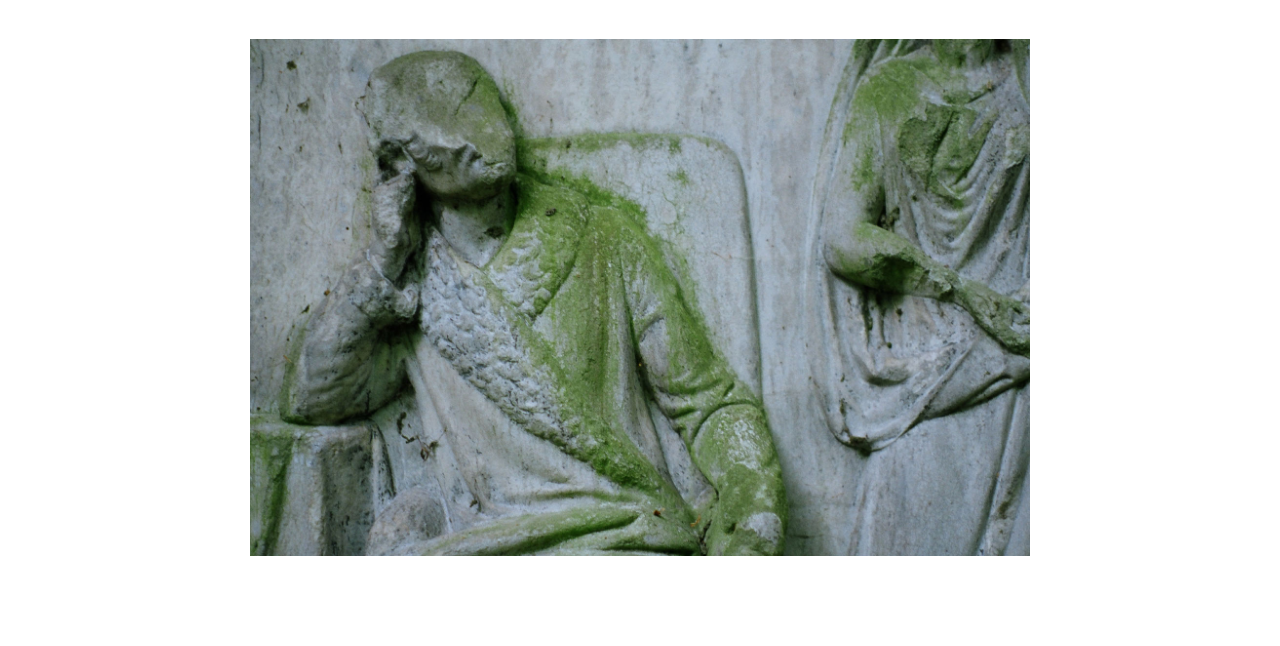
<file: work/nunheadsculpturepark/index.html>
<!DOCTYPE html>
<html>
<head>
	<meta charset="utf-8">
	<title>This is “Nunhead Sculpture Park”</title>
	<meta name="viewport" content="width=device-width, initial-scale=1.0, maximum-scale=1.0, user-scalable=0"/>
	
	<link type="text/css" rel="stylesheet" href="http://fast.fonts.net/cssapi/22e67cd0-7325-48af-9e67-ef610ac6d065.css"/>
	<link rel="stylesheet" href="../../style.css"/>
</head>
<body class="project">
	<main>
		<div class="wrapper">
		<h1><a href="../../">This is “Nunhead Sculpture Park”</a></h1>
		</div>
	</main>
	<ul class="project-items">
	<div class="wrapper">
		<span class="emoji-center">:ghost:</span>
		<li class="project-intro">
			<p>A project exposing the confused nature of a modern-day cemetery. Created as a response to the site of Nunhead Cemetery, one of the oldest and largest graveyards in London.</p>
			<p>The result represents the space as a sculpture park; highlighting the long-lost purpose of burying the dead, as well as the eerie atmosphere of anonymous, unmarked graves.</p>
			<p>The outcome comes in two forms: a book and a series of prints.</p>
		</li>
		<li><img src="../images/nunheadsculpturepark/0.jpg"/></li>
		<li><img src="../images/nunheadsculpturepark/3.jpg"/></li>
		<li><img src="../images/nunheadsculpturepark/5.jpg"/></li>
		<li><img src="../images/nunheadsculpturepark/7.jpg"/></li>
		<li><img src="../images/nunheadsculpturepark/9.jpg"/></li>
		<li><img src="../images/nunheadsculpturepark/11.jpg"/></li>
		<li><img src="../images/nunheadsculpturepark/13.jpg"/></li>
		<li><img src="../images/nunheadsculpturepark/15.jpg"/></li>
		<li><img src="../images/nunheadsculpturepark/17.jpg"/></li>
		<li><img src="../images/nunheadsculpturepark/19.jpg"/></li>
		<li><img src="../images/nunheadsculpturepark/21.jpg"/></li>
		<li class="project-intro">
			<p>The prints are a closer look at one of the pieces in the Nunhead Sculpture Park.</p>
		</li>
		<li><img src="../images/nunheadsculpturepark/print-1.jpg"/></li>
		<li><img src="../images/nunheadsculpturepark/print-2.jpg"/></li>
		<li><img src="../images/nunheadsculpturepark/print-3.jpg"/></li>
	</div>
	</ul>

<script src="http://code.jquery.com/jquery-2.1.1.min.js"></script>
<script src="../../js/emojify.js"></script>
<script src="../../js/site.js"></script>
<script type="text/javascript">

  var _gaq = _gaq || [];
  _gaq.push(['_setAccount', 'UA-28415989-1']);
  _gaq.push(['_trackPageview']);

  (function() {
    var ga = document.createElement('script'); ga.type = 'text/javascript'; ga.async = true;
    ga.src = ('https:' == document.location.protocol ? 'https://ssl' : 'http://www') + '.google-analytics.com/ga.js';
    var s = document.getElementsByTagName('script')[0]; s.parentNode.insertBefore(ga, s);
  })();

</script>
</body>
</html>
</file>
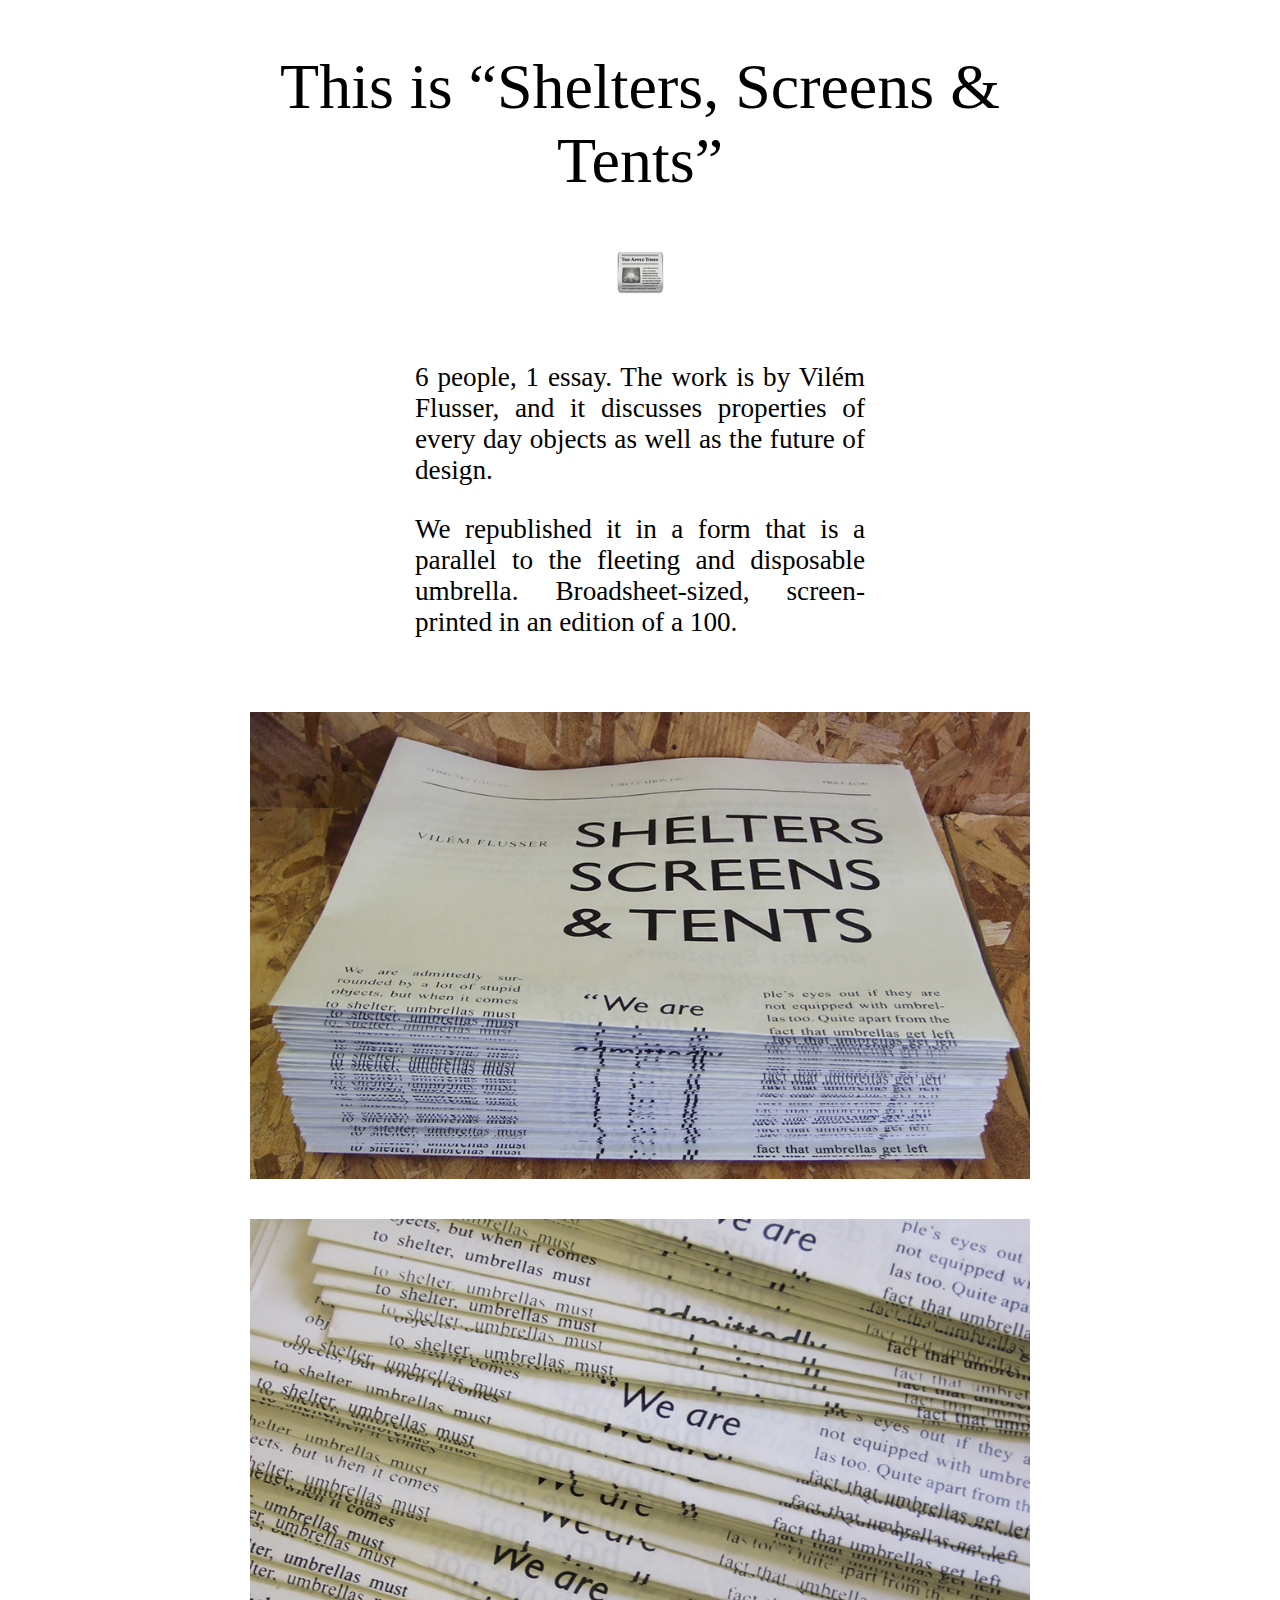
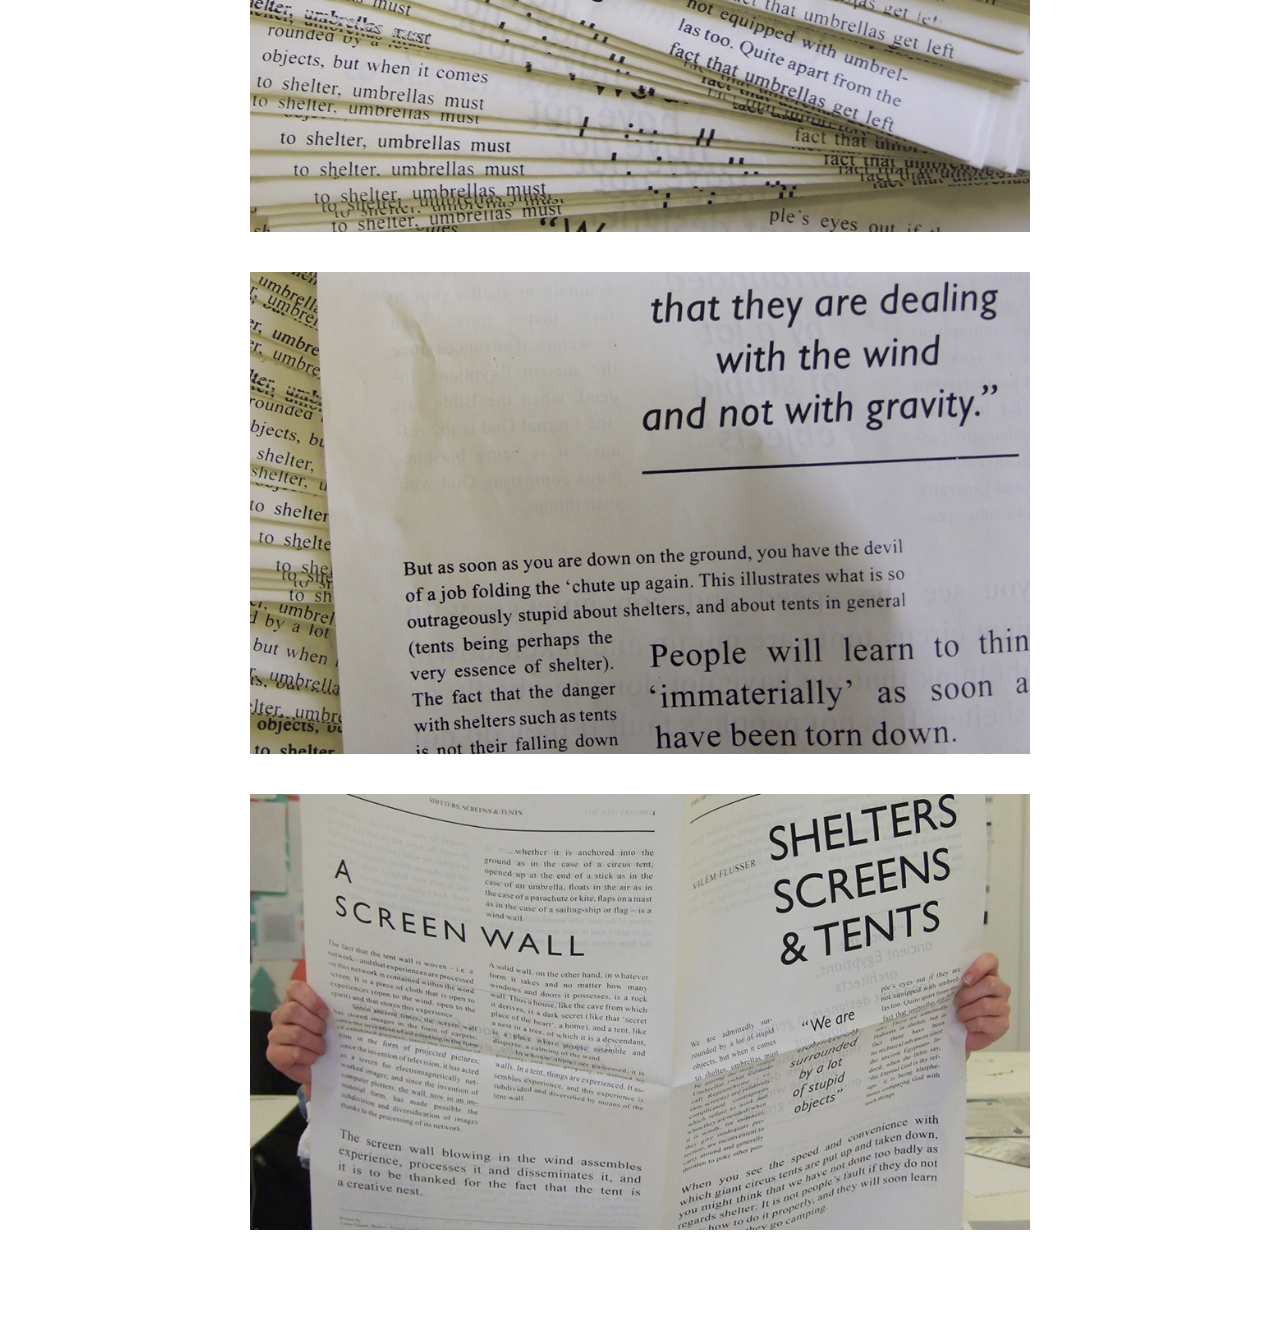
<file: work/sheltersscreenstents/index.html>
<!DOCTYPE html>
<html>
<head>
	<meta charset="utf-8">
	<title>This is “Shelters, Screens &amp; Tents”</title>
	<meta name="viewport" content="width=device-width, initial-scale=1.0, maximum-scale=1.0, user-scalable=0"/>
	
	<link type="text/css" rel="stylesheet" href="http://fast.fonts.net/cssapi/22e67cd0-7325-48af-9e67-ef610ac6d065.css"/>
	<link rel="stylesheet" href="../../style.css"/>
</head>
<body class="project">
	<main>
		<div class="wrapper">
		<h1><a href="../../">This is “Shelters, Screens &amp; Tents”</a></h1>
		</div>
	</main>
	<ul class="project-items">
	<div class="wrapper">
		<span class="emoji-center">:newspaper:</span>
		<li class="project-intro">

			<p>6 people, 1 essay. The work is by Vilém Flusser, and it discusses properties of every day objects as well as the future of design.</p><p> We republished it in a form that is a parallel to the fleeting and disposable umbrella. Broadsheet-sized, screen-printed in an edition of a 100.</p>
		</li>
		<li><img src="../images/sheltersscreenstents/1.jpg"/></li>
		<li><img src="../images/sheltersscreenstents/2.jpg"/></li>
		<li><img src="../images/sheltersscreenstents/3.jpg"/></li>
		<li><img src="../images/sheltersscreenstents/4.jpg"/></li>
	</div>
	</ul>

<script src="http://code.jquery.com/jquery-2.1.1.min.js"></script>
<script src="../../js/emojify.js"></script>
<script src="../../js/site.js"></script>
<script type="text/javascript">

  var _gaq = _gaq || [];
  _gaq.push(['_setAccount', 'UA-28415989-1']);
  _gaq.push(['_trackPageview']);

  (function() {
    var ga = document.createElement('script'); ga.type = 'text/javascript'; ga.async = true;
    ga.src = ('https:' == document.location.protocol ? 'https://ssl' : 'http://www') + '.google-analytics.com/ga.js';
    var s = document.getElementsByTagName('script')[0]; s.parentNode.insertBefore(ga, s);
  })();

</script>
</body>
</html>
</file>
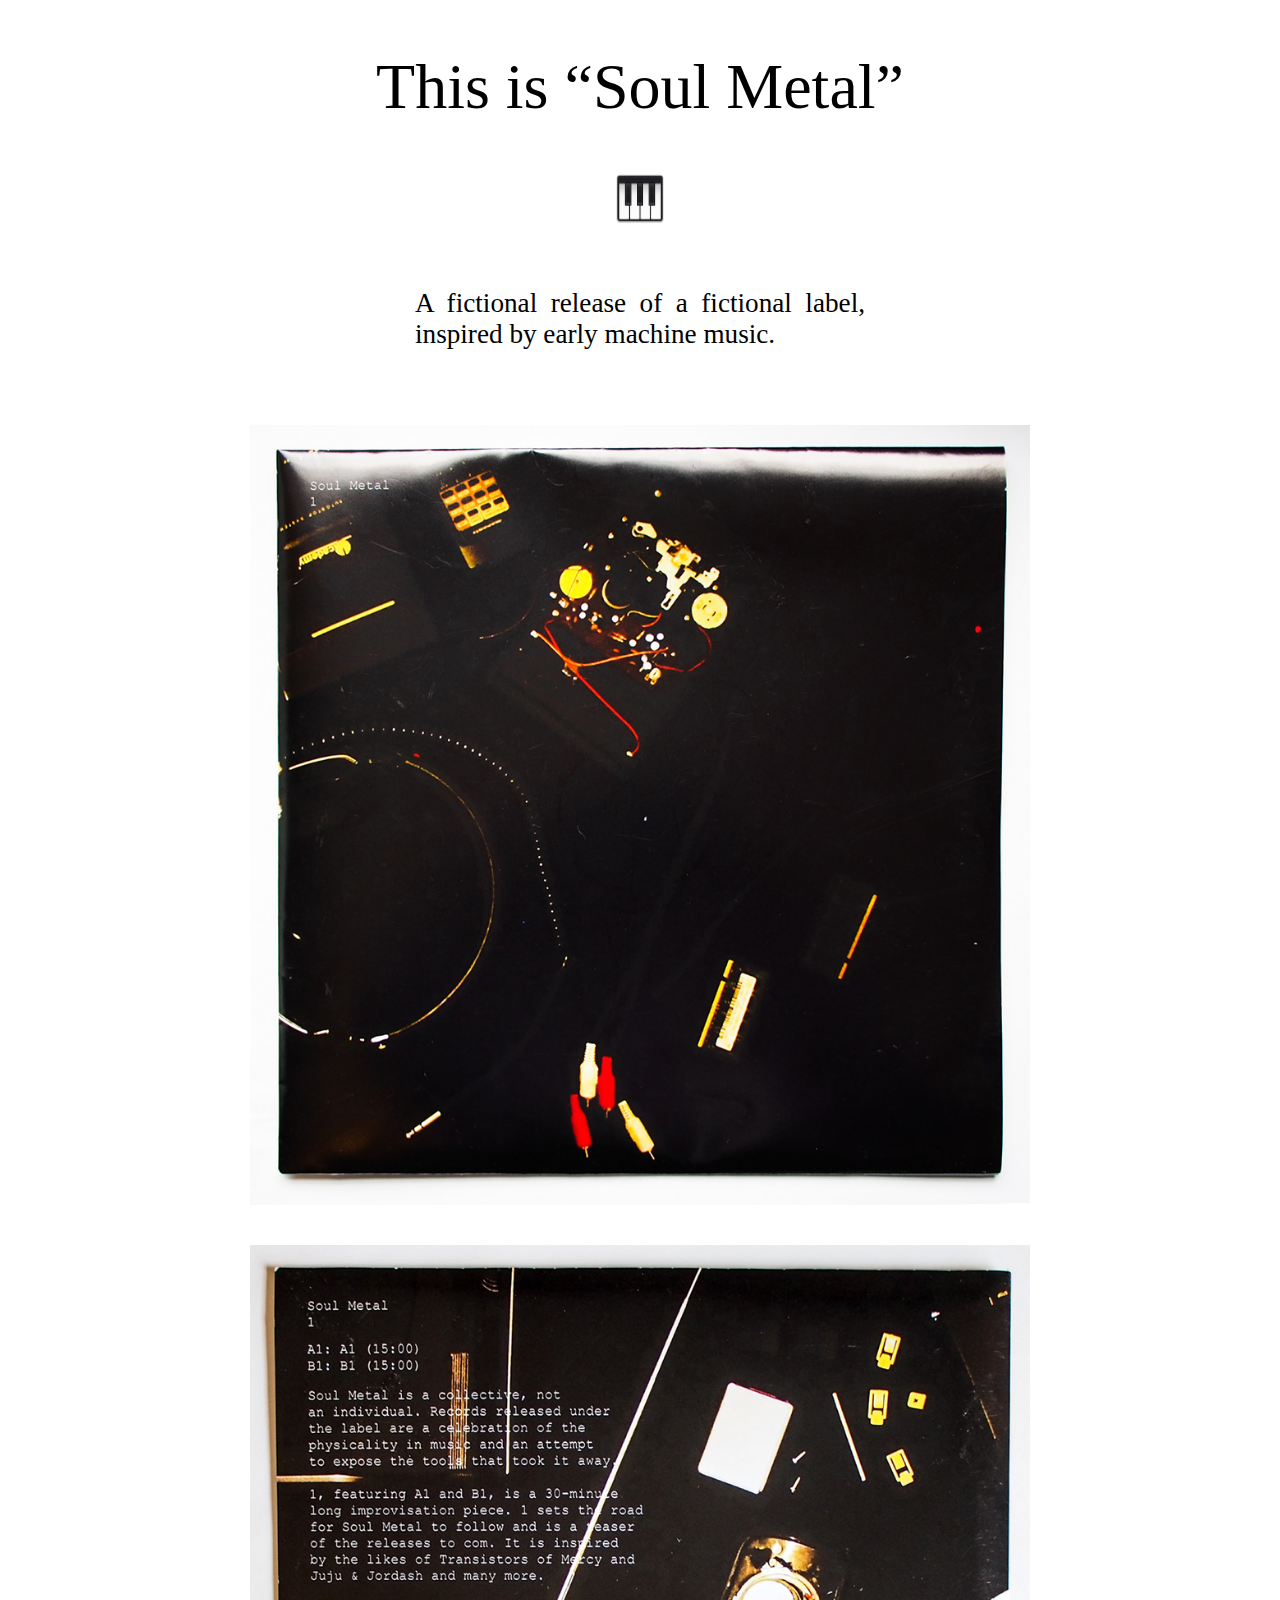
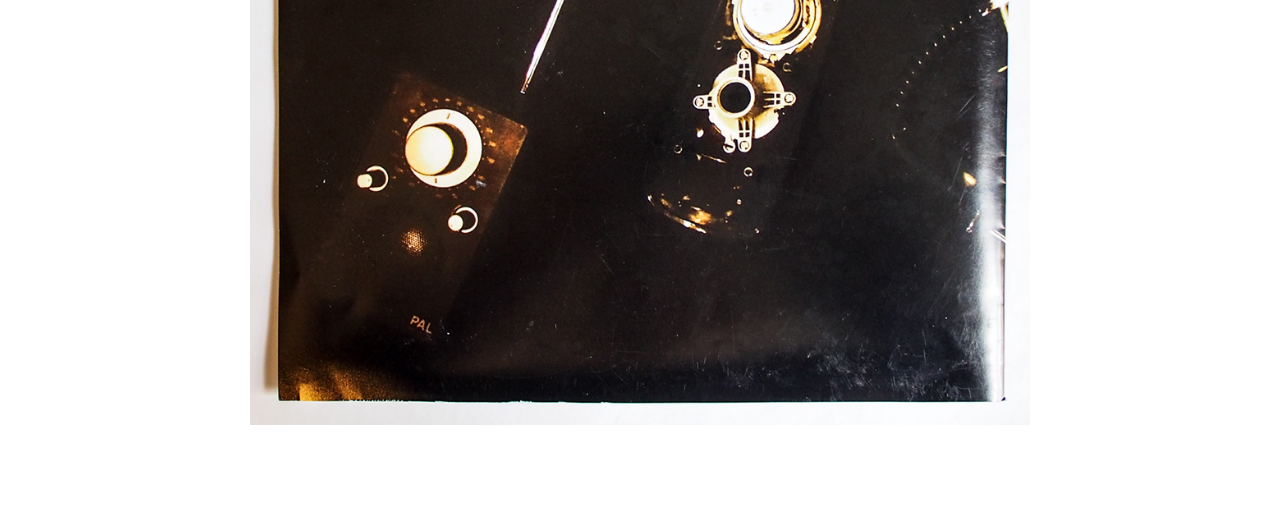
<file: work/soulmetal/index.html>
<!DOCTYPE html>
<html>
<head>
	<meta charset="utf-8">
	<title>KUBA BARTWICKI, soul metal</title>
	<meta name="viewport" content="width=device-width, initial-scale=1.0, maximum-scale=1.0, user-scalable=0"/>
	
	<link type="text/css" rel="stylesheet" href="http://fast.fonts.net/cssapi/22e67cd0-7325-48af-9e67-ef610ac6d065.css"/>
	<link rel="stylesheet" href="../../style.css"/>
</head>
<body class="project">
	<main>
		<div class="wrapper">
		<h1><a href="../../">This is “Soul Metal”</a></h1>
		</div>
	</main>
	<ul class="project-items">
	<div class="wrapper">
		<span class="emoji-center">:musical_keyboard:</span>
		<li class="project-intro">
			<p>A fictional release of a fictional label, inspired by early machine music.</p>
		</li>
		<li><img src="../images/soulmetal/1.jpg"/></li>
		<li><img src="../images/soulmetal/2.jpg"/></li>
	</div>
	</ul>


<script src="http://code.jquery.com/jquery-2.1.1.min.js"></script>
<script src="../../js/emojify.js"></script>
<script src="../../js/site.js"></script>
<script type="text/javascript">

  var _gaq = _gaq || [];
  _gaq.push(['_setAccount', 'UA-28415989-1']);
  _gaq.push(['_trackPageview']);

  (function() {
    var ga = document.createElement('script'); ga.type = 'text/javascript'; ga.async = true;
    ga.src = ('https:' == document.location.protocol ? 'https://ssl' : 'http://www') + '.google-analytics.com/ga.js';
    var s = document.getElementsByTagName('script')[0]; s.parentNode.insertBefore(ga, s);
  })();

</script>
</body>
</html>
</file>
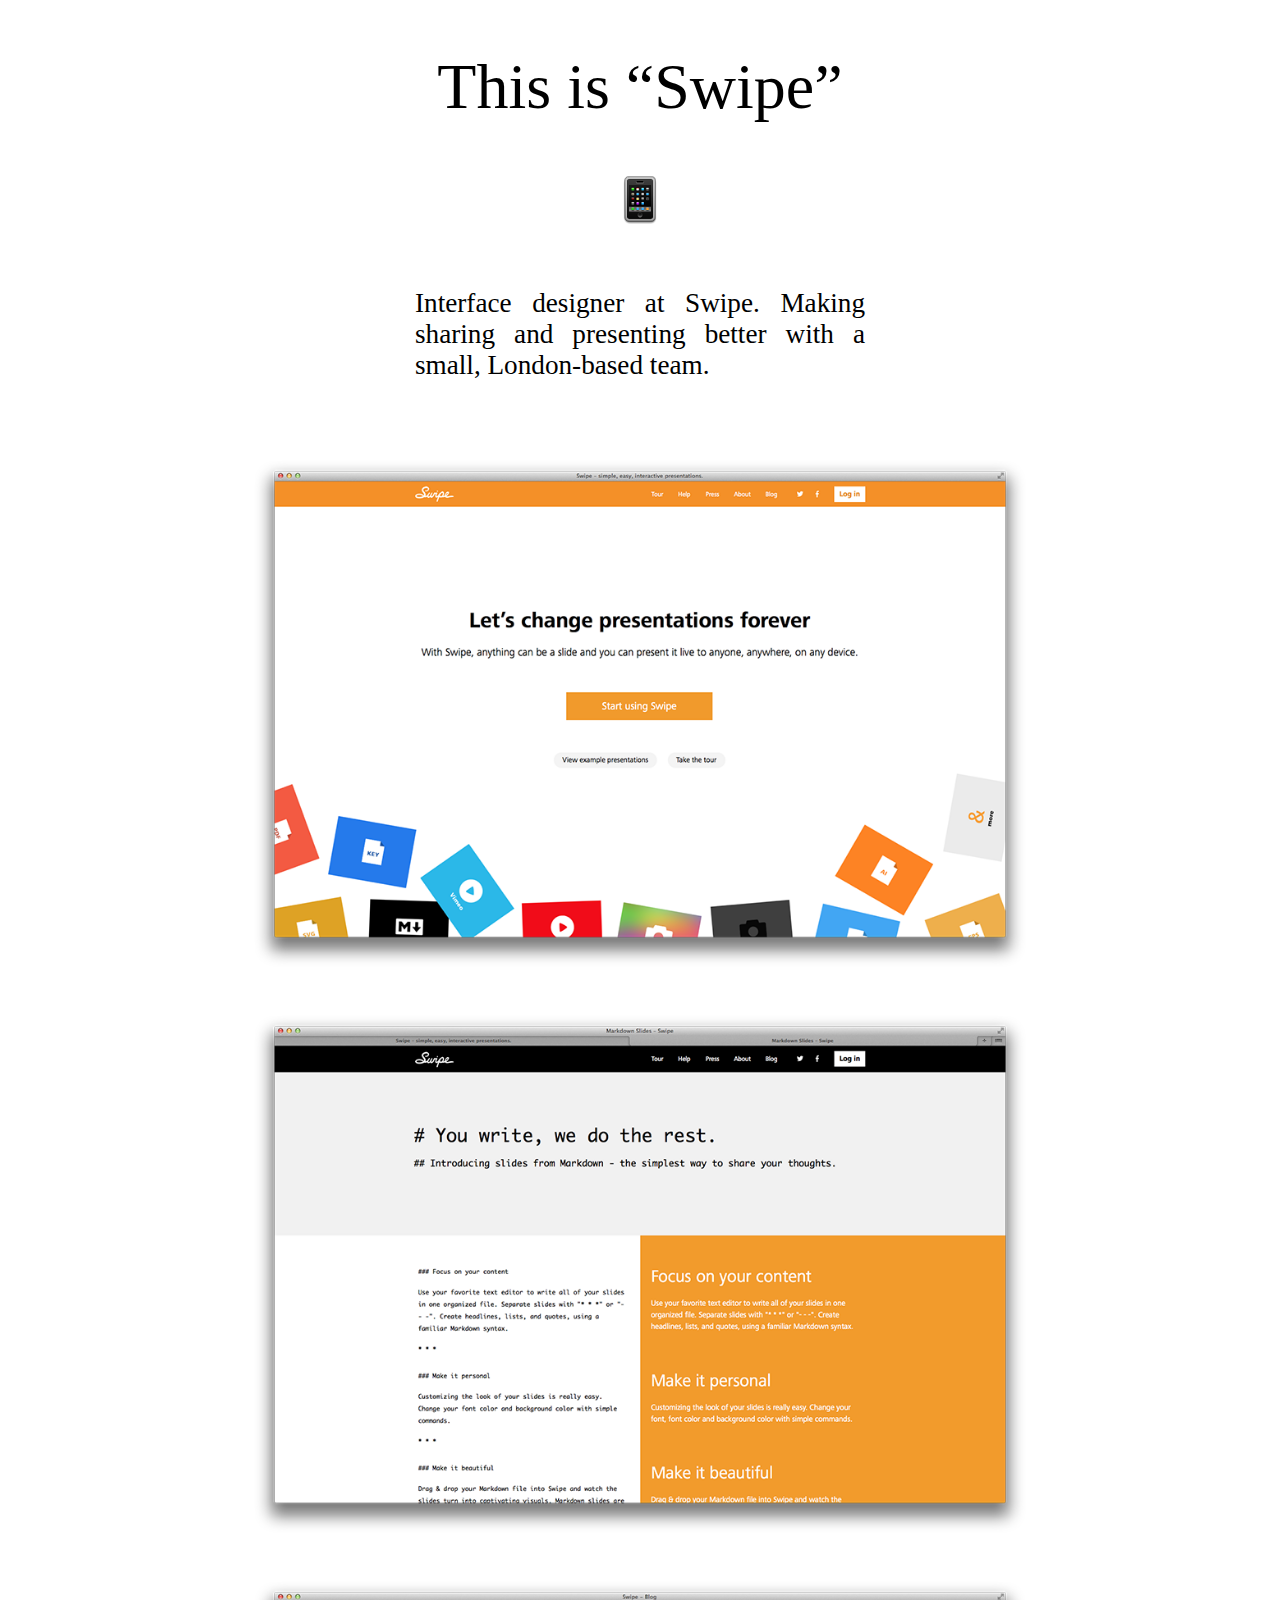
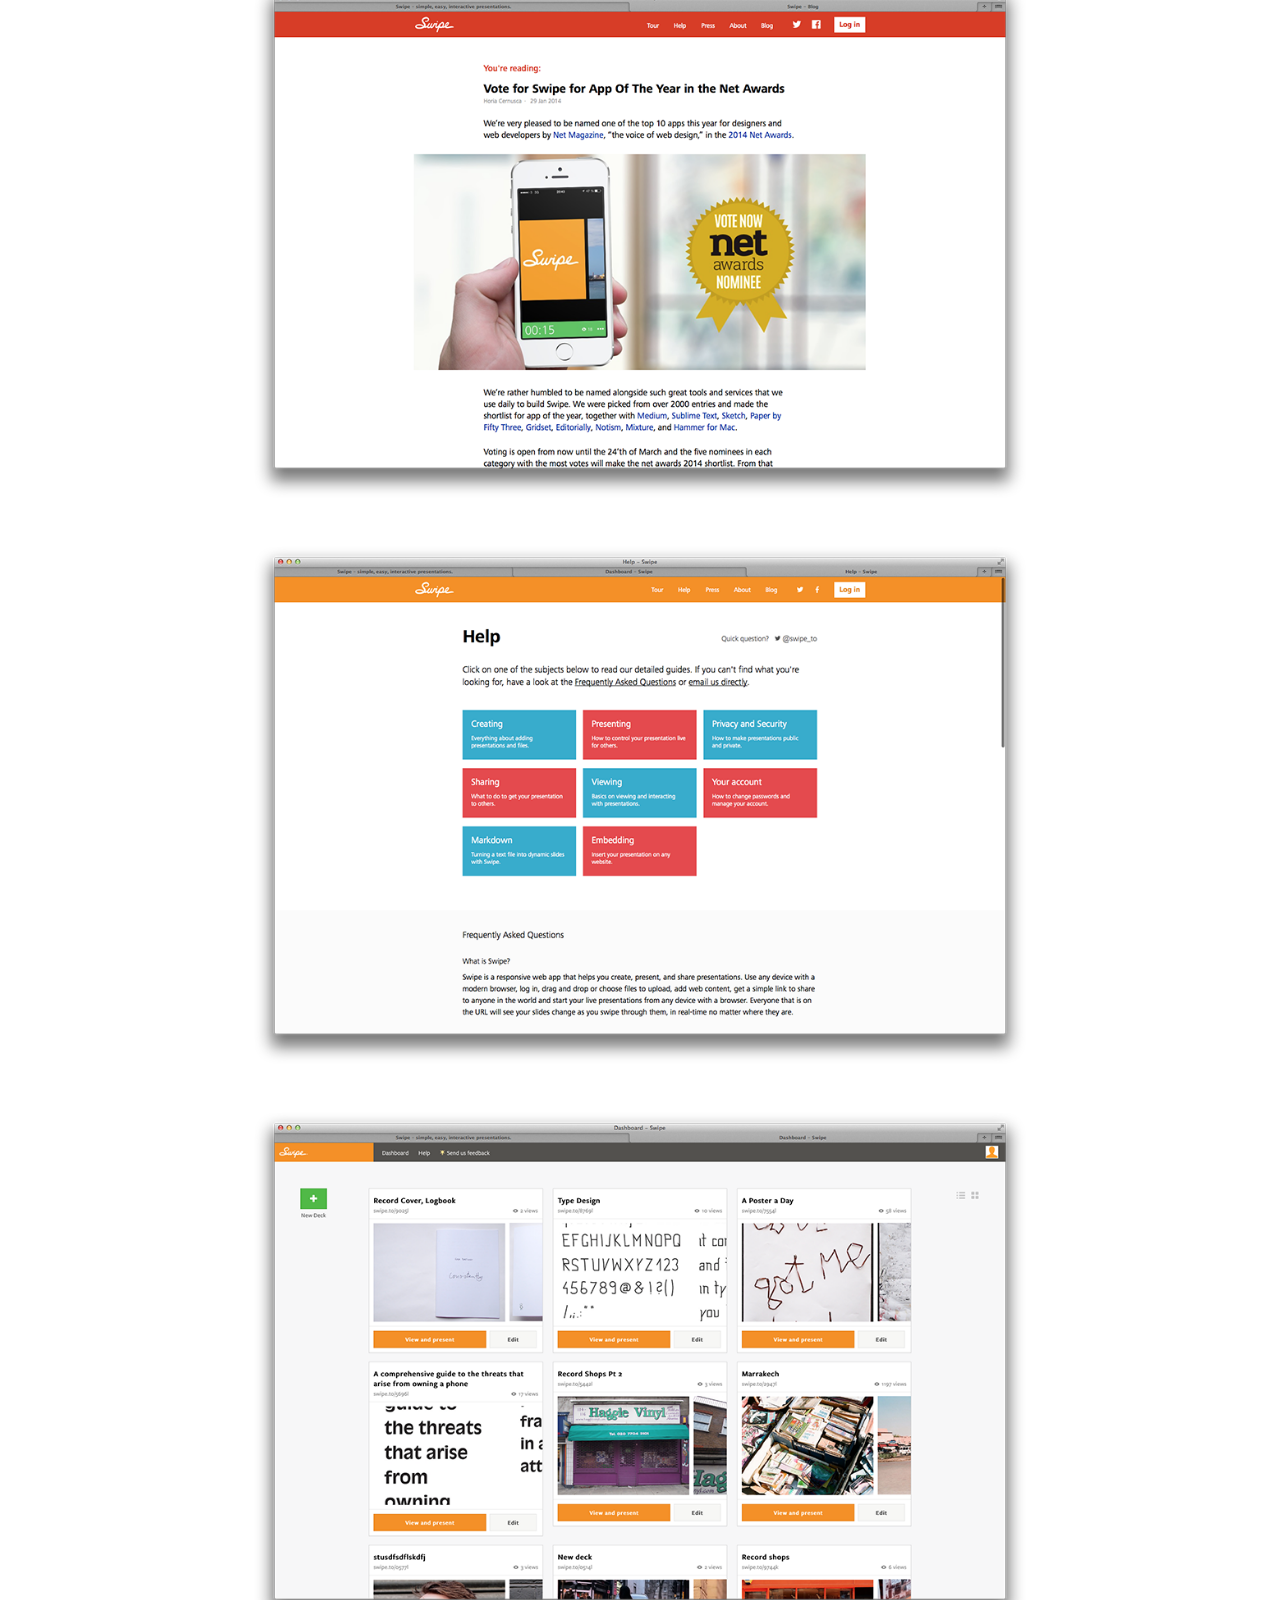
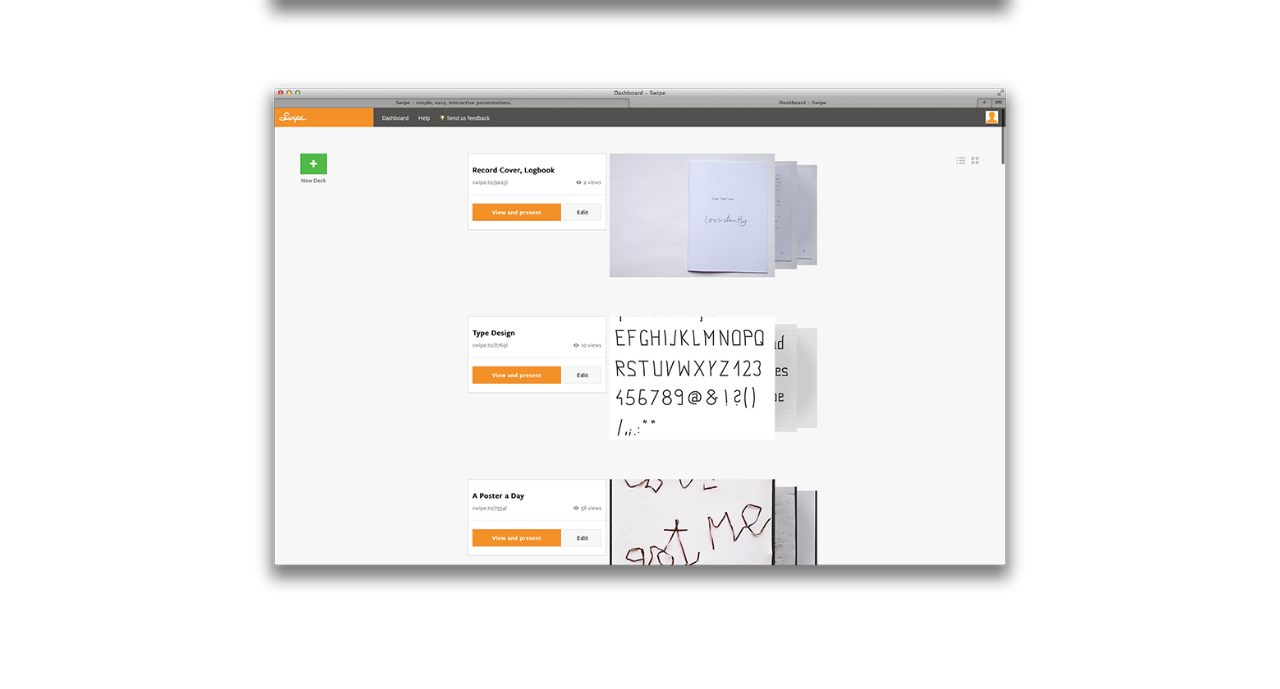
<file: work/swipe/index.html>
<!DOCTYPE html>
<html>
<head>
	<meta charset="utf-8">
	<title>This is “Swipe”</title>
	<meta name="viewport" content="width=device-width, initial-scale=1.0, maximum-scale=1.0, user-scalable=0"/>
	
	<link rel="stylesheet" href="../../style.css"/>
	<link rel="stylesheet" href="../../fonts/ss-social.css"/>
	<link type="text/css" rel="stylesheet" href="http://fast.fonts.net/cssapi/22e67cd0-7325-48af-9e67-ef610ac6d065.css"/>
	<link rel="stylesheet" href="../../style.css"/>
</head>
<body class="project">
	<main>
		<div class="wrapper">
		<h1><a href="../../">This is “Swipe”</a></h1>
		</div>
	</main>
	<ul class="project-items">
	<div class="wrapper">
		<span class="emoji-center">:iphone:</span>
		<li class="project-intro">

			<p>Interface designer at Swipe. Making sharing and presenting better with a small, London-based team.</p>
		</li>
		<li><img src="../images/swipe/2.png"/></li>
		<li><img src="../images/swipe/3.png"/></li>
		<li><img src="../images/swipe/4.png"/></li>
		<li><img src="../images/swipe/7.png"/></li>
		<li><img src="../images/swipe/5.png"/></li>
		<li><img src="../images/swipe/6.png"/></li>
	</div>
	</ul>

<script src="http://code.jquery.com/jquery-2.1.1.min.js"></script>
<script src="../../js/emojify.js"></script>
<script src="../../js/site.js"></script>
<script type="text/javascript">

  var _gaq = _gaq || [];
  _gaq.push(['_setAccount', 'UA-28415989-1']);
  _gaq.push(['_trackPageview']);

  (function() {
    var ga = document.createElement('script'); ga.type = 'text/javascript'; ga.async = true;
    ga.src = ('https:' == document.location.protocol ? 'https://ssl' : 'http://www') + '.google-analytics.com/ga.js';
    var s = document.getElementsByTagName('script')[0]; s.parentNode.insertBefore(ga, s);
  })();

</script>
</body>
</html>
</file>
<file: fonts/ss-social.css>
@charset "UTF-8";

/*
* Symbolset
* www.symbolset.com
* Copyright © 2012 Oak Studios LLC
*
* Upload this file to your web server
* and place this within your <head> tags.
* <link href="webfonts/ss-social.css" rel="stylesheet" />
*/

@font-face {
  font-family: "SSSocial";
  src: url('ss-social-circle.eot');
  src: url('ss-social-circle.eot?#iefix') format('embedded-opentype'),
       url('ss-social-circle.woff') format('woff'),
       url('ss-social-circle.ttf') format('truetype'),
       url('ss-social-circle.svg#SSSocialCircle') format('svg');
  font-weight: bold;
  font-style: normal;
}

@font-face {
  font-family: "SSSocial";
  src: url('ss-social-regular.eot');
  src: url('ss-social-regular.eot?#iefix') format('embedded-opentype'),
       url('ss-social-regular.woff') format('woff'),
       url('ss-social-regular.ttf') format('truetype'),
       url('ss-social-regular.svg#SSSocialRegular') format('svg');
  font-weight: normal;
  font-style: normal;
}

/* This triggers a redraw in IE to Fix IE8's :before content rendering. */
html:hover [class^="ss-"]{-ms-zoom: 1;}

.ss-icon, .ss-icon.ss-social, .ss-icon.ss-social-circle,
[class^="ss-"]:before, [class*=" ss-"]:before,
[class^="ss-"][class*=" ss-social"]:before, [class*=" ss-"][class*=" ss-social"]:before,
[class^="ss-"].right:after, [class*=" ss-"].right:after,
[class^="ss-"][class*=" ss-social"].right:after, [class*=" ss-"][class*=" ss-social"].right:after{
  font-family: "SSSocial";
  font-style: normal;
  font-weight: normal;
  text-decoration: none;
  text-rendering: optimizeLegibility;
  white-space: nowrap;
  /*-webkit-font-feature-settings: "liga"; Currently broken in Chrome >= v22. Falls back to text-rendering. Safari is unaffected. */
  -moz-font-feature-settings: "liga=1";
  -moz-font-feature-settings: "liga";
  -ms-font-feature-settings: "liga" 1;
  -o-font-feature-settings: "liga";
  font-feature-settings: "liga";
  -webkit-font-smoothing: antialiased;
}

.ss-icon.ss-social-circle,
[class^="ss-"].ss-social-circle:before, [class*=" ss-"].ss-social-circle:before,
[class^="ss-"].ss-social-circle.right:after, [class*=" ss-"].ss-social-circle.right:after{
  font-weight: bold;
}

[class^="ss-"].right:before,
[class*=" ss-"].right:before{display:none;content:'';}

.ss-facebook:before,.ss-facebook.right:after{content:''}.ss-twitter:before,.ss-twitter.right:after{content:''}.ss-linkedin:before,.ss-linkedin.right:after{content:''}.ss-googleplus:before,.ss-googleplus.right:after{content:''}.ss-tumblr:before,.ss-tumblr.right:after{content:''}.ss-wordpress:before,.ss-wordpress.right:after{content:''}.ss-blogger:before,.ss-blogger.right:after{content:''}.ss-posterous:before,.ss-posterous.right:after{content:''}.ss-youtube:before,.ss-youtube.right:after{content:''}.ss-vimeo:before,.ss-vimeo.right:after{content:''}.ss-flickr:before,.ss-flickr.right:after{content:''}.ss-instagram:before,.ss-instagram.right:after{content:''}.ss-pinterest:before,.ss-pinterest.right:after{content:''}.ss-svpply:before,.ss-svpply.right:after{content:''}.ss-readmill:before,.ss-readmill.right:after{content:''}.ss-dropbox:before,.ss-dropbox.right:after{content:''}.ss-dribbble:before,.ss-dribbble.right:after{content:''}.ss-behance:before,.ss-behance.right:after{content:''}.ss-github:before,.ss-github.right:after{content:''}.ss-octocat:before,.ss-octocat.right:after{content:''}.ss-stackoverflow:before,.ss-stackoverflow.right:after{content:''}.ss-paypal:before,.ss-paypal.right:after{content:''}.ss-kickstarter:before,.ss-kickstarter.right:after{content:''}.ss-foursquare:before,.ss-foursquare.right:after{content:''}.ss-skype:before,.ss-skype.right:after{content:''}.ss-rdio:before,.ss-rdio.right:after{content:''}.ss-spotify:before,.ss-spotify.right:after{content:''}.ss-lastfm:before,.ss-lastfm.right:after{content:''}.ss-mail:before,.ss-mail.right:after{content:'✉'}.ss-like:before,.ss-like.right:after{content:'👍'}.ss-rss:before,.ss-rss.right:after{content:''}
</file>
<file: style.css>
/* Reset and .clearfix */
abbr,acronym,address,applet,article,aside,audio,b,big,blockquote,body,canvas,caption,center,cite,code,dd,del,details,dfn,dialog,div,dl,dt,em,embed,fieldset,figcaption,figure,font,form,h1,h2,h3,h4,h5,h6,hgroup,hr,html,i,iframe,img,ins,kbd,label,legend,li,mark,menu,meter,nav,object,ol,output,p,pre,progress,q,rp,rt,ruby,s,samp,section,small,span,strike,strong,sub,summary,sup,table,tbody,td,tfoot,th,thead,time,tr,tt,u,ul,var,video,xmp{border:0;margin:0;padding:0;list-style-type: none;
}html,body{height:100%}article,aside,details,figcaption,figure,footer,header,hgroup,menu,nav,section{display:block}b,strong{font-weight:bold}img{font-size:0;vertical-align:middle;-ms-interpolation-mode:bicubic}li{display:list-item}table{border-collapse:collapse;border-spacing:0}th,td,caption{font-weight:normal;vertical-align:top;text-align:left}svg{overflow:hidden}
.clearfix:after { 
	content: "."; 
	display: block; 
	height: 0; 
	clear: both; 
	visibility: hidden; 
}


/* Default Styles */

body { 
	background: #fff; 
	color: #000; 
	font: 16px 'Lydian W01', serif; 
}
h1, h2, h3, h4, h5, h6 {
	font-weight: normal;
}
.wrapper {
	max-width: 1440px;
	margin: 0 auto;
	text-align: justify;
}
a {
	text-decoration: none;
	color: #000;
}
a:hover {
	text-decoration: underline;
}
img {
	max-width: 100%;
}
@media only screen and (min-device-width : 320px) and (max-device-width : 1024px) {
     html {
        -webkit-text-size-adjust: none;
     }
}


/* index */

main .wrapper {
	padding: 10px;
}
h1 {
	font-size: 2.5em;
	margin: 40px auto;
	text-align: center;
	max-width: 800px;
}
@media (min-width: 650px) {
	h1 {
		font-size: 4em;
	}
}
h1 a:hover {
	text-decoration: none;
}
h2 a {
	color: blue;
}
h2 .emoji {
	width: 25px;
	top: -4px;
	margin-right: 6px;
}
.emoji-center .emoji {
	width: 50px;
}
.emoji {
	display: inline-block;
	position: relative;
}
.emoji-center {
	display: block;
	font-size: 1.6em;
	margin-bottom: 50px;
	text-align: center;
}
h2 {
	max-width: 450px;
	font-size: 1.7em;
	margin: 0 auto;
}
.ok {
	font-size: 4em;
	text-align: center;
	margin: 0 auto;
	display: block;
	margin: 20px 0 40px 0;
	cursor: pointer;
}
.ok .emoji {
	width: 50px;
}
.ok:hover {
	text-decoration: none;
}
.work-list {
	margin: 0 auto;
	position: relative;
	padding: 10px;
}
.work-item {
	position: relative;
	max-width: 700px;
	margin: 0 auto;
	display: none;
}
.work-item a {
	
}
.work-item.active {
	display: block;
}
.work-item ul {
	max-width: 450px;
	margin: 60px auto;
	position: relative;
	z-index: 1;
}
.work-item ul:hover {
	z-index: 0;
}
.work-caption {
	display: none;
	position: absolute;
	left: 0;
	top: 50%;
	margin-top: -10%;
	width: 100%;
	text-align: center;
	z-index: 0;
	font-size: 1.7em;
}


/* footer */


/* project */
.project-items .wrapper {
	margin: 0 auto;
	max-width: 800px;
	padding-bottom: 60px;
}
.project-items li {
	margin-bottom: 20px;
	font-size: 1.7em;
	padding: 10px;
}
.project-items .project-intro { 
	max-width: 450px;
	margin: 2em auto 1em auto;
}
.project-items .project-intro p {
	margin-bottom: 1em;
}
.project-items .project-intro a {
	color: blue;
}
</file>
<file: takemehome/style.css>
/* Reset and .clearfix
------------------------------------------------------------------------------*/
abbr,acronym,address,applet,article,aside,audio,b,big,blockquote,body,canvas,caption,center,cite,code,dd,del,details,dfn,dialog,div,dl,dt,em,embed,fieldset,figcaption,figure,font,form,h1,h2,h3,h4,h5,h6,hgroup,hr,html,i,iframe,img,ins,kbd,label,legend,li,mark,menu,meter,nav,object,ol,output,p,pre,progress,q,rp,rt,ruby,s,samp,section,small,span,strike,strong,sub,summary,sup,table,tbody,td,tfoot,th,thead,time,tr,tt,u,ul,var,video,xmp{border:0;margin:0;padding:0;list-style-type: none;
}html,body{height:100%}article,aside,details,figcaption,figure,footer,header,hgroup,menu,nav,section{display:block}b,strong{font-weight:bold}img{font-size:0;vertical-align:middle;-ms-interpolation-mode:bicubic}li{display:list-item}table{border-collapse:collapse;border-spacing:0}th,td,caption{font-weight:normal;vertical-align:top;text-align:left}svg{overflow:hidden}


/* Default Styles
------------------------------------------------------------------------------*/

body { 
	background: #fff; 
	color: #000; 
	font: 16px Geneva, Verdana, sans-serif; 
}
h1, h2, h3, h4, h5, h6 {
	font-weight: normal;
}
.wrapper {
	width: 100%;
	margin: 0 auto;
}
a {
	text-decoration: none;
	color: #000;
}
a:hover {
	text-decoration: underline;
}
img {
	max-width: 100%;
}
@media only screen and (min-device-width : 320px) and (max-device-width : 1024px) {
     html {
        -webkit-text-size-adjust: none;
     }
}


/* index
------------------------------------------------------------------------------*/

h1, h2 {
	text-transform: uppercase;
	font-size: 2em;
	font-family: 'Franklin Gothic', 'Helvetica Neue', Arial, sans-serif;
	font-weight: bold;
}
h2 {
	font-size: 1.5em;
	font-family: Geneva, Verdana, sans-serif;
}
h2 a {
	background: red;
	color: #fff;
	padding: 5px 10px;
	font-size: 0.7em;
	position: relative;
	top: -3px;
	margin-left: 10px;
}
h1, h2, p {
	padding: 10px 0 0 0;
	max-width: 420px;
	margin: 0 auto;
}
h2 {
	padding-top: 30px;
	padding-bottom: 20px;
}
h1 {
	padding-bottom: 20px;
}
section {
	padding: 20px 20px 30px 30px;
	position: static;
	top: 30px;
	left: 30px;
	background: #fff;
}
p.back a {
	text-transform: uppercase;
	font-size: 0.8em;
	letter-spacing: 0.5px;
}


/* let's get big ------------------------------------------------------------------------------*/

@media screen and (min-width:600px) {
	section {
		position: absolute;
	}
}
</file>
